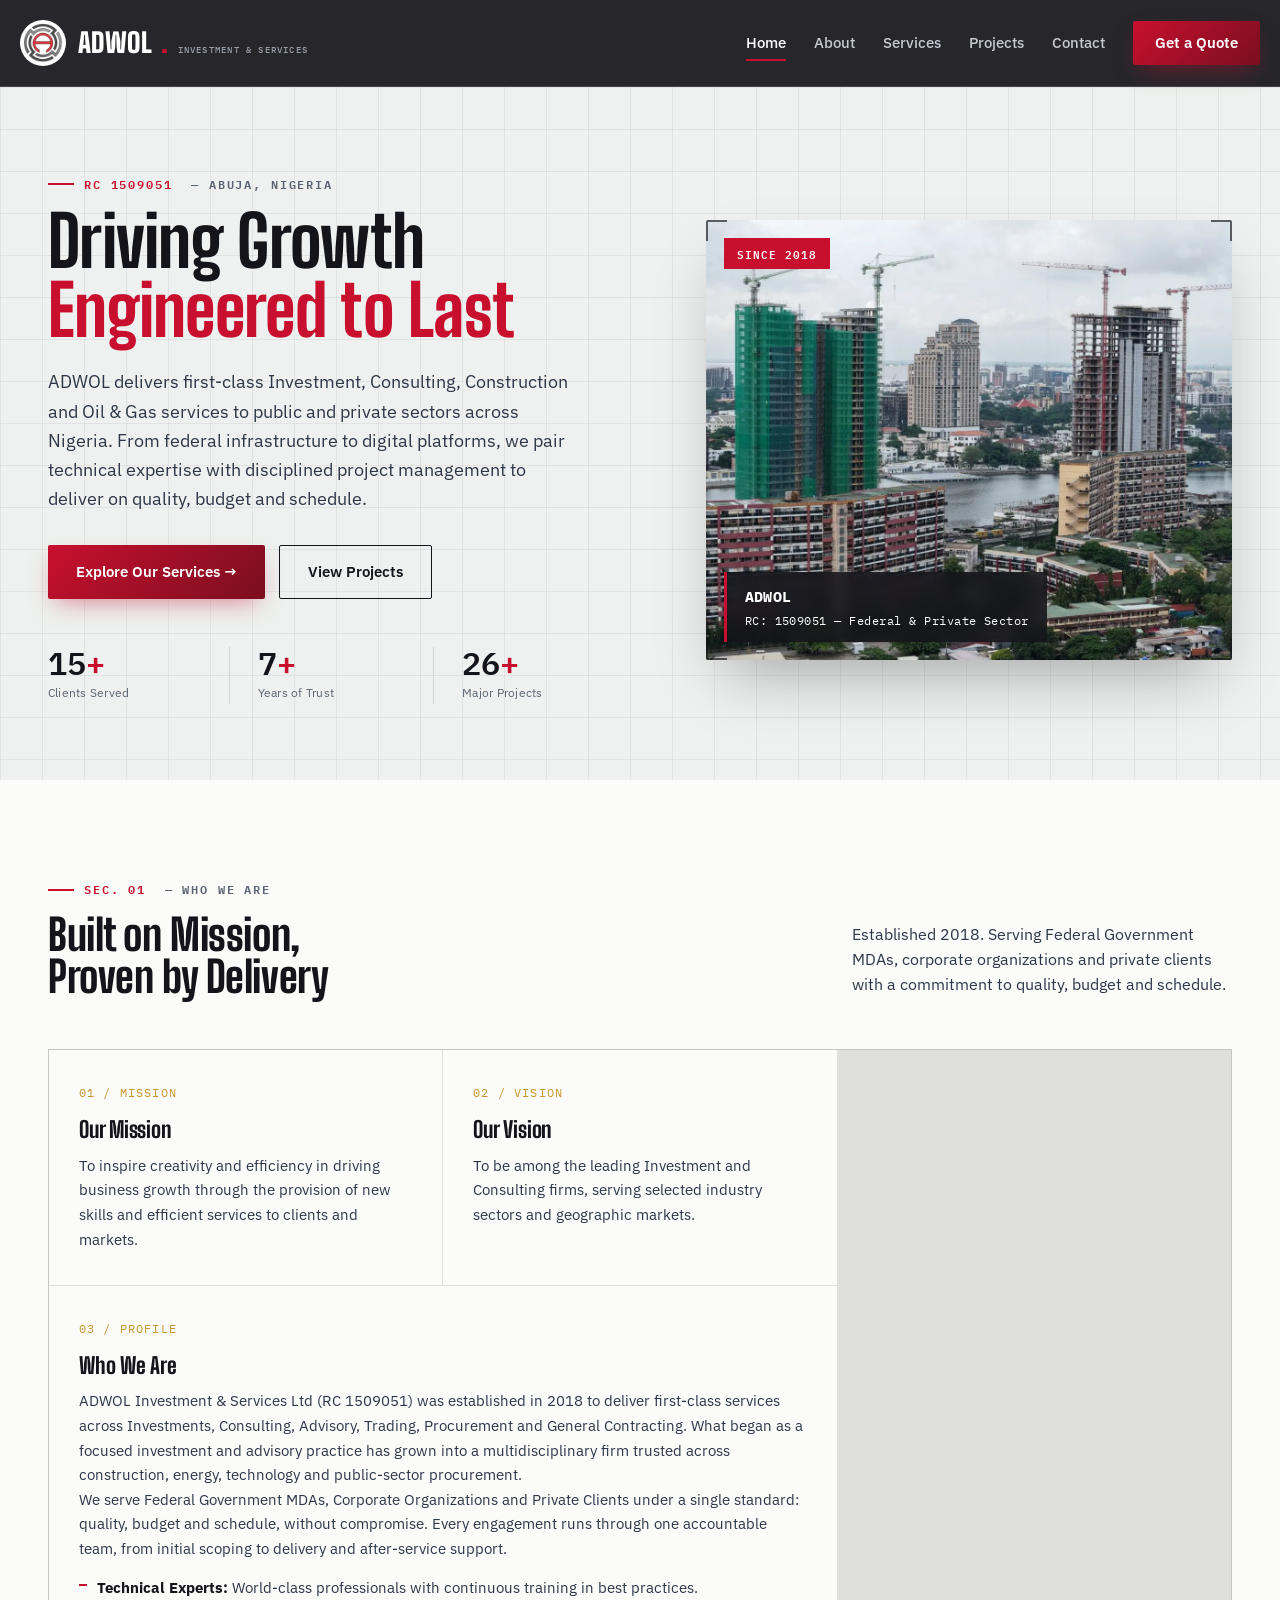
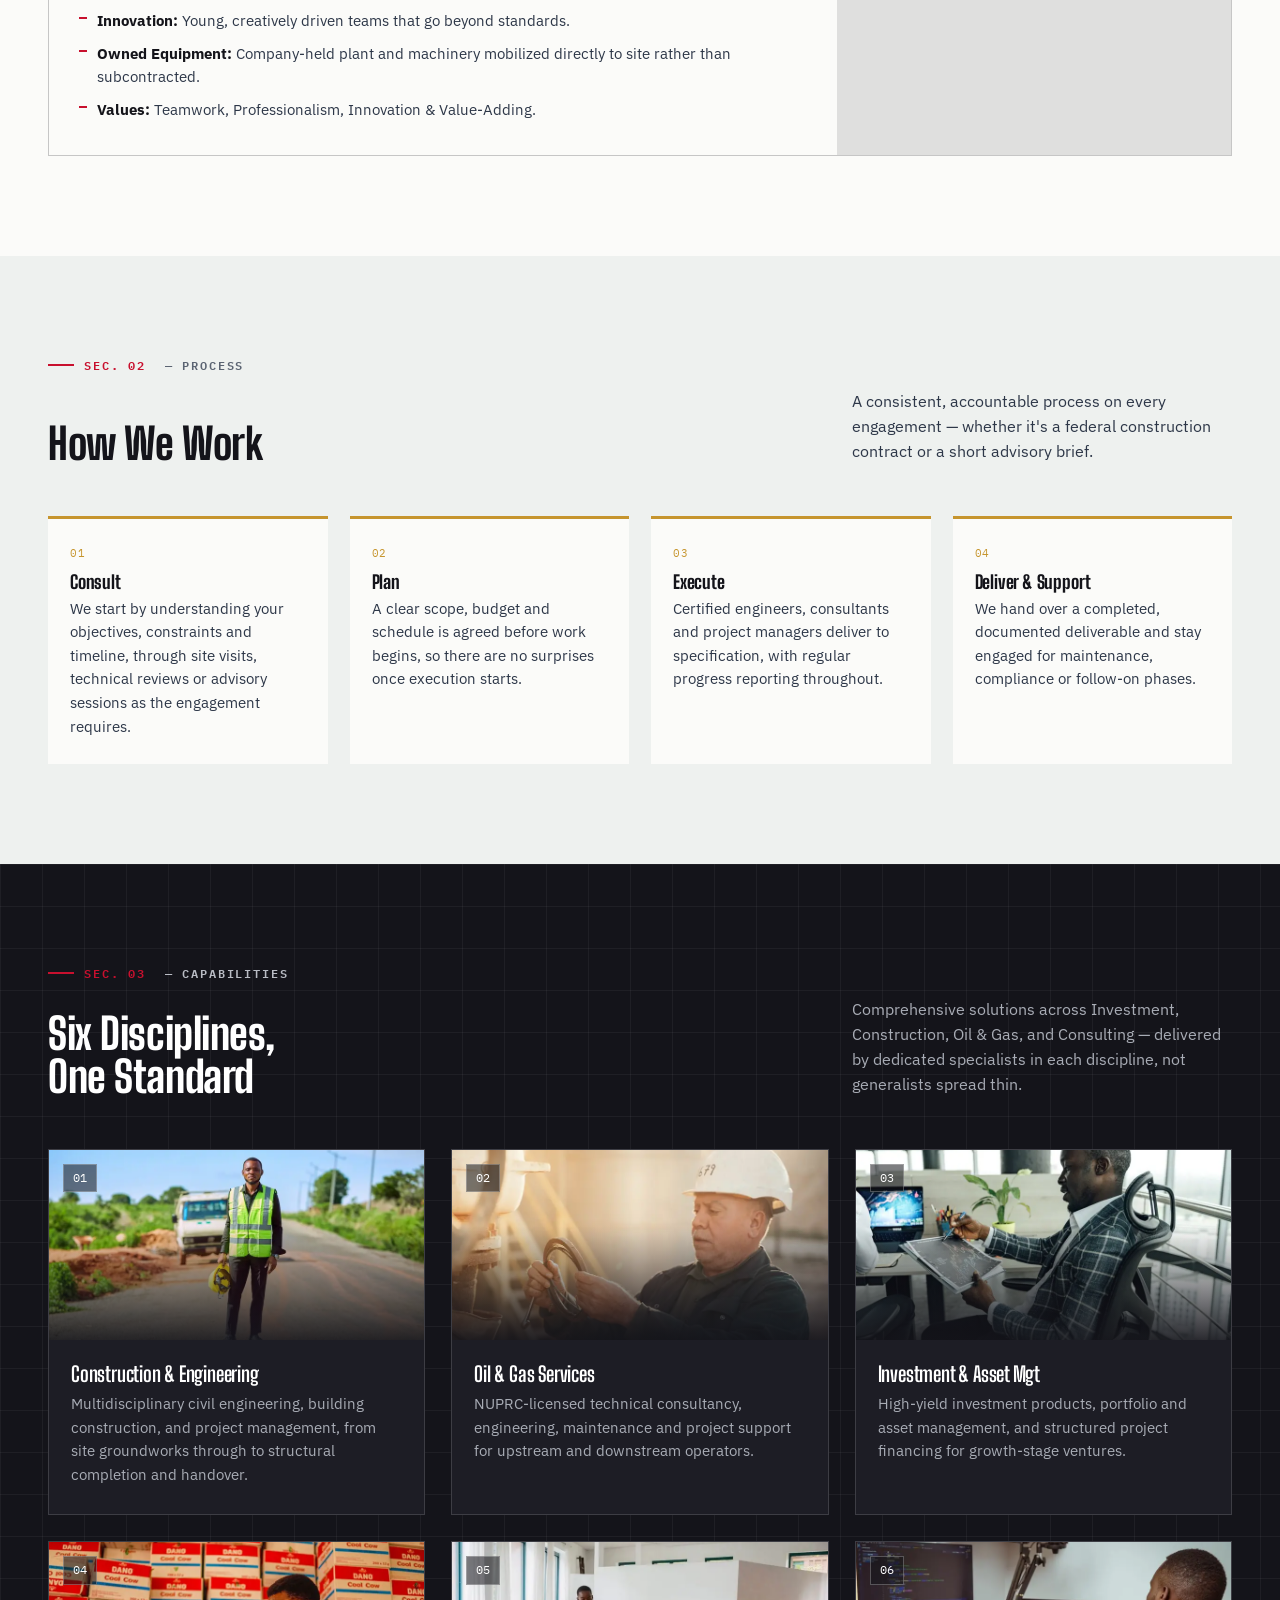
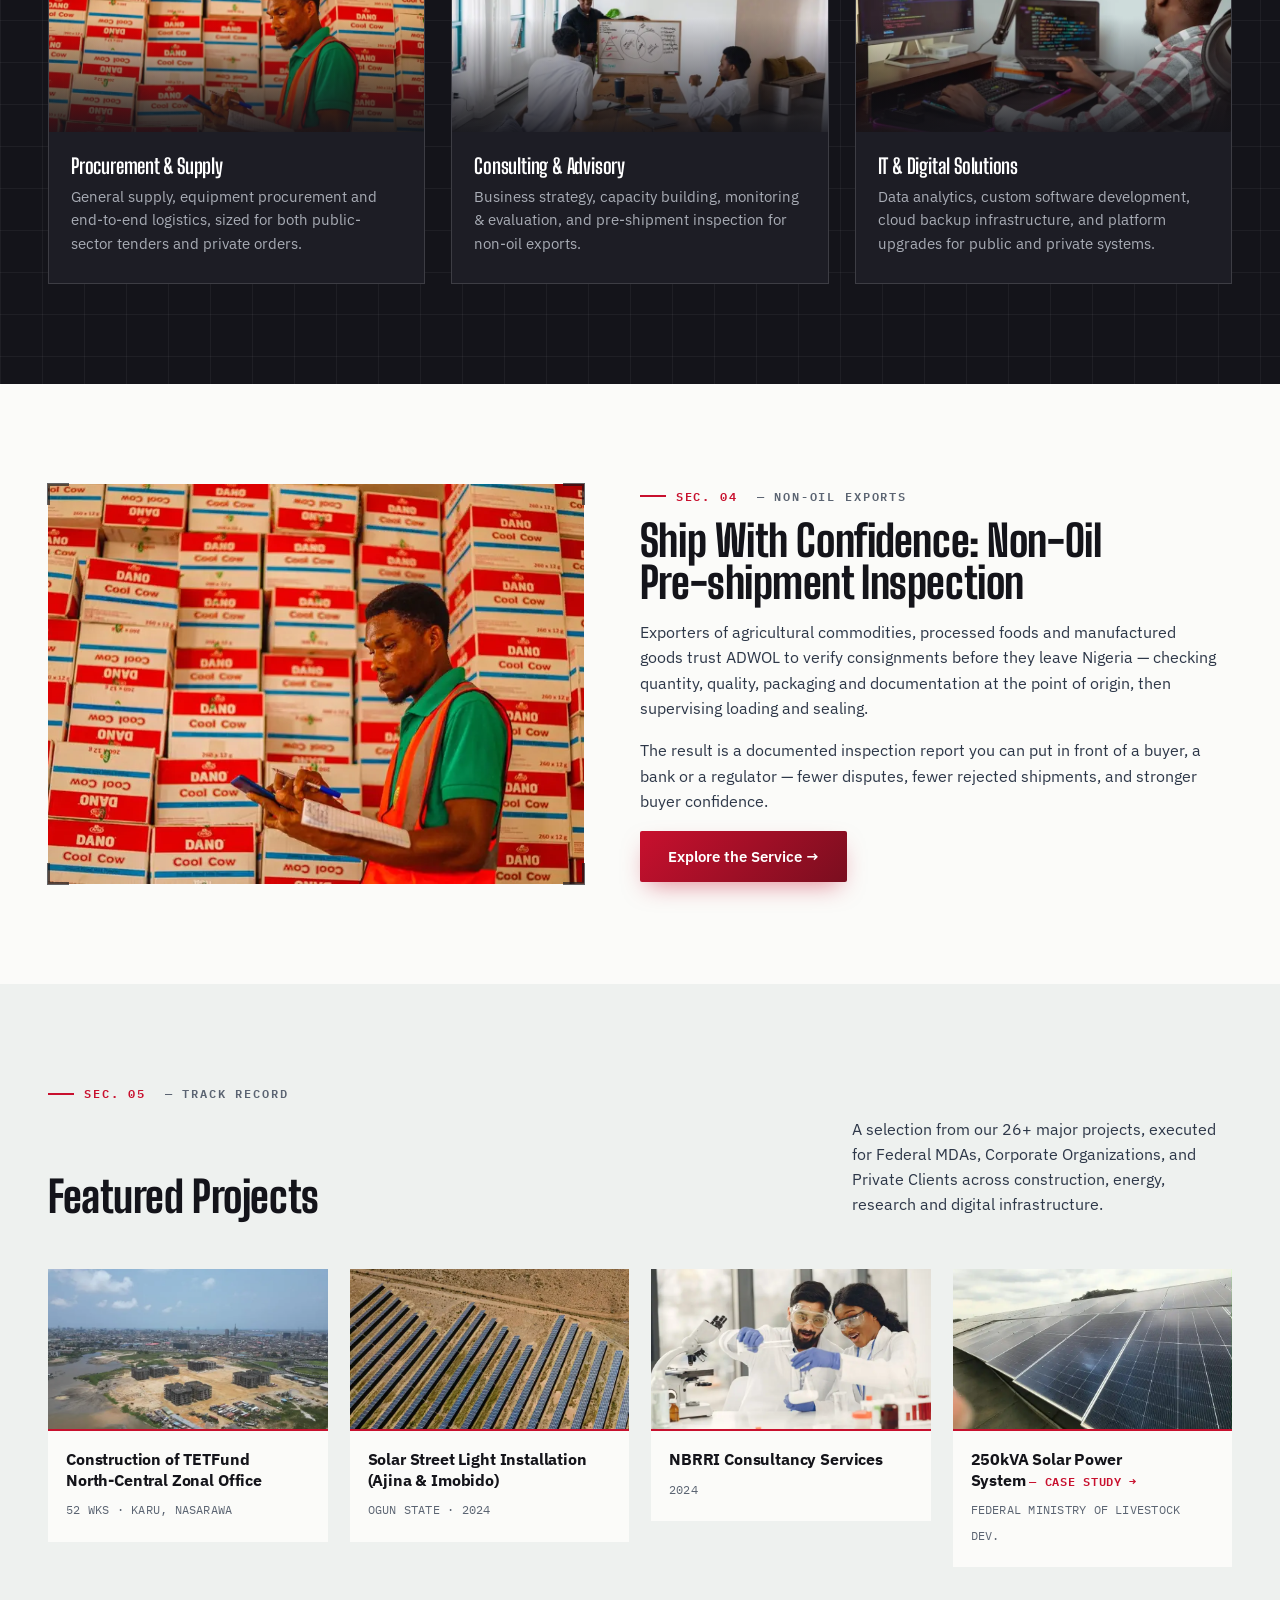
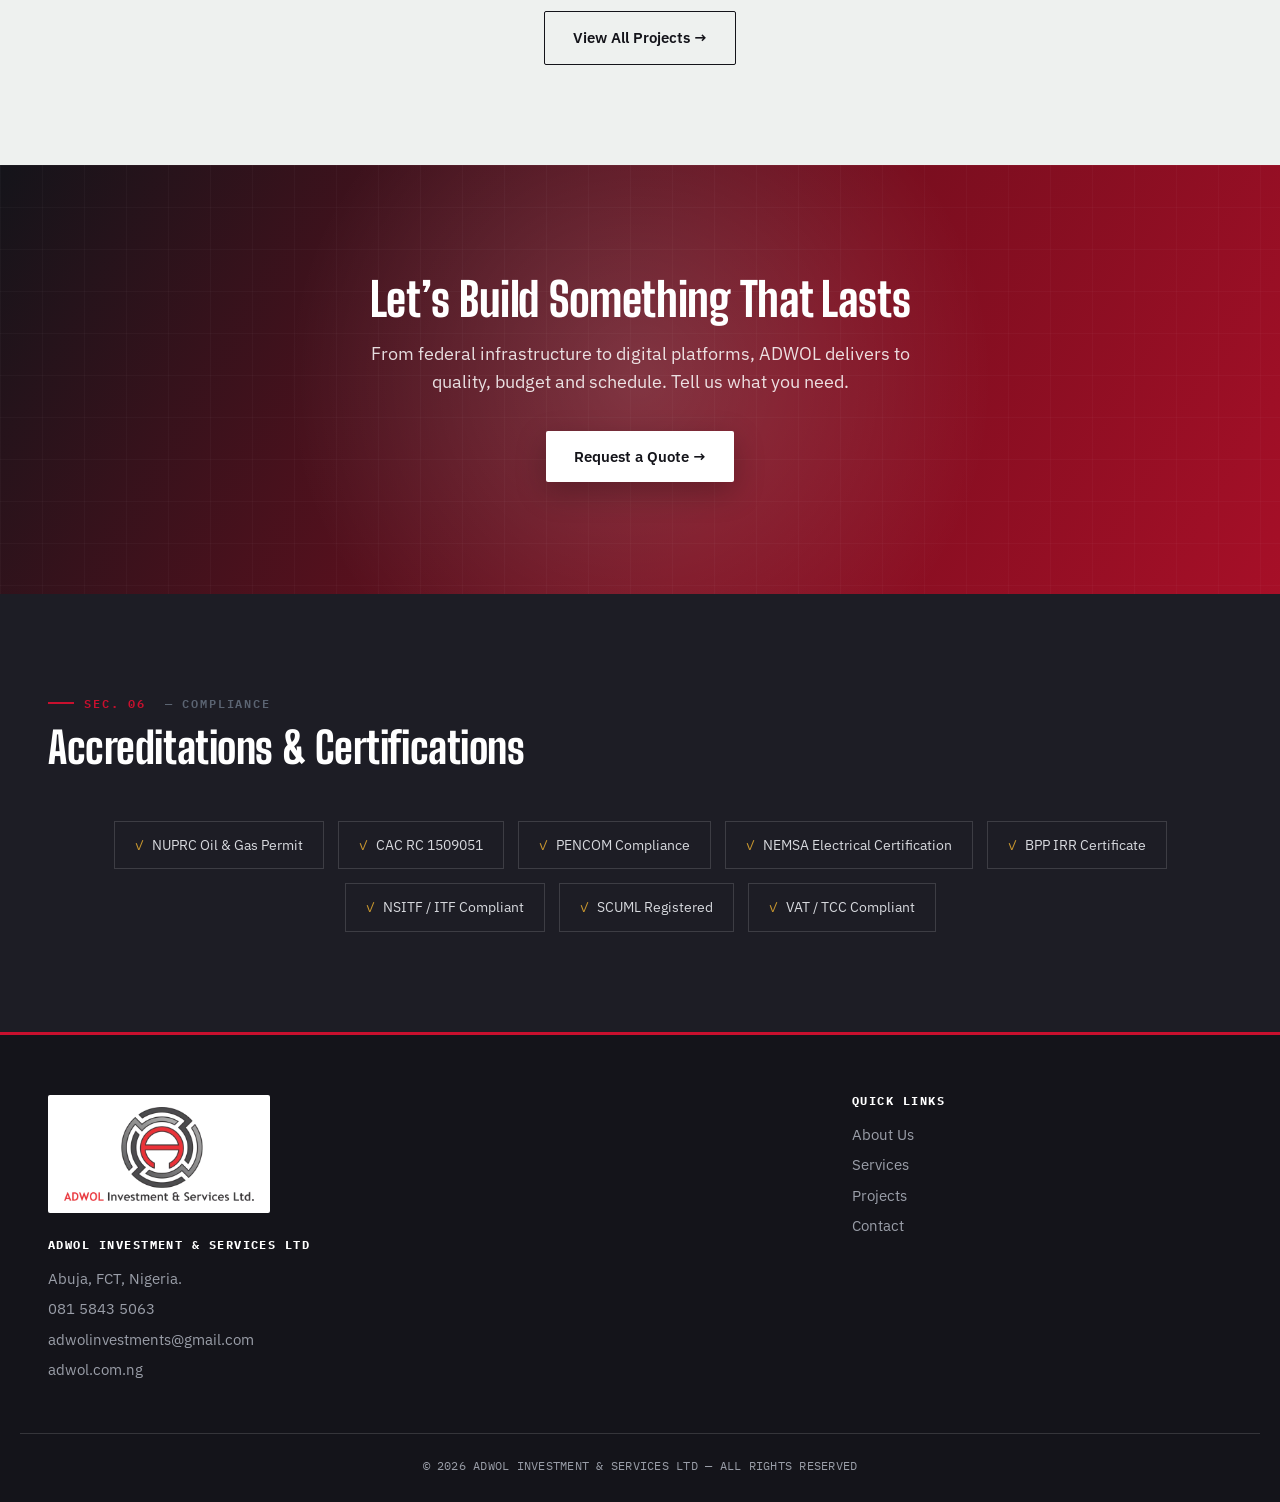
<file: index.html>
<!DOCTYPE html>
<html lang="en">
<head>
<meta charset="UTF-8">
<meta name="viewport" content="width=device-width, initial-scale=1.0">
<title>ADWOL Investment &amp; Services Ltd | Investment, Construction &amp; Oil/Gas — Nigeria</title>
<meta name="description" content="ADWOL Investment & Services Ltd delivers first-class Investment, Consulting, Construction and Oil & Gas services to public and private sectors across Nigeria. NUPRC licensed, CAC RC 1509051.">
<link rel="canonical" href="https://adwol.com.ng/">

<link rel="icon" href="favicon.ico" sizes="48x48">
<link rel="icon" href="favicon-32x32.png" sizes="32x32" type="image/png">
<link rel="icon" href="favicon-16x16.png" sizes="16x16" type="image/png">
<link rel="apple-touch-icon" href="apple-touch-icon.png">
<link rel="manifest" href="site.webmanifest">
<meta name="theme-color" content="#14141a">

<meta property="og:type" content="website">
<meta property="og:site_name" content="ADWOL Investment & Services Ltd">
<meta property="og:title" content="ADWOL Investment & Services Ltd | Driving Growth, Engineered to Last">
<meta property="og:description" content="First-class Investment, Consulting, Construction and Oil & Gas services to public and private sectors across Nigeria.">
<meta property="og:url" content="https://adwol.com.ng/">
<meta property="og:image" content="https://adwol.com.ng/assets/images/hero-home.jpg">
<meta property="og:image:width" content="1440">
<meta property="og:image:height" content="1080">
<meta name="twitter:card" content="summary_large_image">
<meta name="twitter:title" content="ADWOL Investment & Services Ltd">
<meta name="twitter:description" content="First-class Investment, Consulting, Construction and Oil & Gas services across Nigeria.">
<meta name="twitter:image" content="https://adwol.com.ng/assets/images/hero-home.jpg">

<link rel="preconnect" href="https://fonts.googleapis.com">
<link rel="preconnect" href="https://fonts.gstatic.com" crossorigin>
<link href="https://fonts.googleapis.com/css2?family=Big+Shoulders+Display:wght@600;700;800;900&family=IBM+Plex+Sans:wght@400;500;600;700&family=IBM+Plex+Mono:wght@500;600&display=swap" rel="stylesheet">
<link rel="stylesheet" href="assets/css/style.css?v=2">

<script type="application/ld+json">
{
  "@context": "https://schema.org",
  "@type": "Organization",
  "name": "ADWOL Investment & Services Ltd",
  "alternateName": "ADWOL",
  "url": "https://adwol.com.ng/",
  "logo": "https://adwol.com.ng/assets/images/icon-512.png",
  "description": "First-class Investment, Consulting, Construction and Oil & Gas services to public and private sectors across Nigeria.",
  "foundingDate": "2018",
  "address": {
    "@type": "PostalAddress",
    "addressLocality": "Abuja",
    "addressRegion": "FCT",
    "addressCountry": "NG"
  },
  "telephone": "+234-815-843-5063",
  "email": "adwolinvestments@gmail.com"
}
</script>
</head>
<body>

<a class="skip-link screen-reader-text" href="#main">Skip to content</a>

<header class="site-header">
    <div class="container bar">
        <div class="logo">
            <a href="index.html" rel="home">
                <picture><source srcset="assets/images/logo-emblem.webp" type="image/webp"><img class="logo-mark" src="assets/images/logo-emblem.png" width="46" height="46" alt=""></picture>
                <span class="logo-text">ADWOL<span class="dot">.</span><small>Investment &amp; Services</small></span>
            </a>
        </div>
        <button class="menu-toggle" aria-controls="primary-menu" aria-expanded="false">
            <span class="screen-reader-text">Menu</span>&#9776;
        </button>
        <nav class="main-nav" id="primary-menu" aria-label="Primary">
            <ul class="nav-links">
                <li><a href="index.html" aria-current="page">Home</a></li>
                <li><a href="about.html">About</a></li>
                <li><a href="services.html">Services</a></li>
                <li><a href="projects.html">Projects</a></li>
                <li><a href="contact.html">Contact</a></li>
            </ul>
            <a class="btn btn-primary nav-cta" href="contact.html">Get a Quote</a>
        </nav>
    </div>
</header>

<main id="main">

<!-- ==================== HERO ==================== -->
<section class="hero">
    <div class="blueprint"></div>
    <div class="container hero-grid">
        <div>
            <div class="eyebrow"><span class="tag">RC 1509051</span>&nbsp;— ABUJA, NIGERIA</div>
            <h1>Driving Growth<span class="line2">Engineered to Last</span></h1>
            <p class="lead">ADWOL delivers first-class Investment, Consulting, Construction and Oil &amp; Gas services to public and private sectors across Nigeria. From federal infrastructure to digital platforms, we pair technical expertise with disciplined project management to deliver on quality, budget and schedule.</p>
            <div class="cta-row">
                <a href="services.html" class="btn btn-primary">Explore Our Services →</a>
                <a href="projects.html" class="btn btn-outline-dark">View Projects</a>
            </div>
            <div class="stat-rail">
                <div class="stat"><span class="number" data-count="15">0<span class="suffix">+</span></span><span class="label">Clients Served</span></div>
                <div class="stat"><span class="number" data-count="7">0<span class="suffix">+</span></span><span class="label">Years of Trust</span></div>
                <div class="stat"><span class="number" data-count="26">0<span class="suffix">+</span></span><span class="label">Major Projects</span></div>
            </div>
        </div>
        <div class="hero-media">
            <div class="frame">
                <span class="corner c-tl"></span><span class="corner c-tr"></span><span class="corner c-bl"></span><span class="corner c-br"></span>
                <picture>
                    <source srcset="assets/images/hero-home.webp" type="image/webp">
                    <img src="assets/images/hero-home.jpg" width="1280" height="960" alt="ADWOL construction and infrastructure works in Nigeria" loading="eager" fetchpriority="high">
                </picture>
                <span class="tag-badge">Since 2018</span>
                <div class="plate"><strong>ADWOL</strong>RC: 1509051 — Federal &amp; Private Sector</div>
            </div>
        </div>
    </div>
</section>

<!-- ==================== ABOUT / MISSION ==================== -->
<section class="about reveal">
    <div class="container">
        <div class="eyebrow"><span class="tag">SEC. 01</span>&nbsp;— WHO WE ARE</div>
        <div class="section-head">
            <h2>Built on Mission,<br>Proven by Delivery</h2>
            <p class="desc">Established 2018. Serving Federal Government MDAs, corporate organizations and private clients with a commitment to quality, budget and schedule.</p>
        </div>
        <div class="dossier-grid">
            <div class="dossier-card"><span class="idx">01 / MISSION</span><h3>Our Mission</h3><p>To inspire creativity and efficiency in driving business growth through the provision of new skills and efficient services to clients and markets.</p></div>
            <div class="dossier-card"><span class="idx">02 / VISION</span><h3>Our Vision</h3><p>To be among the leading Investment and Consulting firms, serving selected industry sectors and geographic markets.</p></div>
            <div class="dossier-card wide">
                <span class="idx">03 / PROFILE</span><h3>Who We Are</h3>
                <p>ADWOL Investment &amp; Services Ltd (RC 1509051) was established in 2018 to deliver first-class services across Investments, Consulting, Advisory, Trading, Procurement and General Contracting. What began as a focused investment and advisory practice has grown into a multidisciplinary firm trusted across construction, energy, technology and public-sector procurement.</p>
                <p>We serve Federal Government MDAs, Corporate Organizations and Private Clients under a single standard: quality, budget and schedule, without compromise. Every engagement runs through one accountable team, from initial scoping to delivery and after-service support.</p>
                <ul>
                    <li><strong>Technical Experts:</strong> World-class professionals with continuous training in best practices.</li>
                    <li><strong>Innovation:</strong> Young, creatively driven teams that go beyond standards.</li>
                    <li><strong>Owned Equipment:</strong> Company-held plant and machinery mobilized directly to site rather than subcontracted.</li>
                    <li><strong>Values:</strong> Teamwork, Professionalism, Innovation &amp; Value-Adding.</li>
                </ul>
            </div>
        </div>
    </div>
</section>

<!-- ==================== HOW WE WORK ==================== -->
<section class="how-we-work reveal">
    <div class="container">
        <div class="eyebrow"><span class="tag">SEC. 02</span>&nbsp;— PROCESS</div>
        <div class="section-head">
            <h2>How We Work</h2>
            <p class="desc">A consistent, accountable process on every engagement — whether it's a federal construction contract or a short advisory brief.</p>
        </div>
        <div class="values-grid">
            <div class="value-card"><span class="idx">01</span><h4>Consult</h4><p>We start by understanding your objectives, constraints and timeline, through site visits, technical reviews or advisory sessions as the engagement requires.</p></div>
            <div class="value-card"><span class="idx">02</span><h4>Plan</h4><p>A clear scope, budget and schedule is agreed before work begins, so there are no surprises once execution starts.</p></div>
            <div class="value-card"><span class="idx">03</span><h4>Execute</h4><p>Certified engineers, consultants and project managers deliver to specification, with regular progress reporting throughout.</p></div>
            <div class="value-card"><span class="idx">04</span><h4>Deliver &amp; Support</h4><p>We hand over a completed, documented deliverable and stay engaged for maintenance, compliance or follow-on phases.</p></div>
        </div>
    </div>
</section>

<!-- ==================== SERVICES ==================== -->
<section class="services reveal">
    <div class="blueprint dark" style="opacity:0.35;"></div>
    <div class="container">
        <div class="eyebrow on-dark"><span class="tag">SEC. 03</span>&nbsp;— CAPABILITIES</div>
        <div class="section-head on-dark">
            <h2>Six Disciplines,<br>One Standard</h2>
            <p class="desc">Comprehensive solutions across Investment, Construction, Oil &amp; Gas, and Consulting — delivered by dedicated specialists in each discipline, not generalists spread thin.</p>
        </div>
        <div class="svc-grid">
            <div class="svc-card"><div class="media"><picture><source srcset="assets/images/svc-construction-card.webp" type="image/webp"><img src="assets/images/svc-construction-card.jpg" width="800" height="571" alt="Construction & Engineering" loading="lazy"></picture><span class="idx">01</span></div><div class="body"><h4>Construction &amp; Engineering</h4><p>Multidisciplinary civil engineering, building construction, and project management, from site groundworks through to structural completion and handover.</p></div></div>
            <div class="svc-card"><div class="media"><picture><source srcset="assets/images/svc-oilgas-card.webp" type="image/webp"><img src="assets/images/svc-oilgas-card.jpg" width="800" height="533" alt="Oil & Gas Services" loading="lazy"></picture><span class="idx">02</span></div><div class="body"><h4>Oil &amp; Gas Services</h4><p>NUPRC-licensed technical consultancy, engineering, maintenance and project support for upstream and downstream operators.</p></div></div>
            <div class="svc-card"><div class="media"><picture><source srcset="assets/images/svc-investment-card.webp" type="image/webp"><img src="assets/images/svc-investment-card.jpg" width="800" height="534" alt="Investment & Asset Management" loading="lazy"></picture><span class="idx">03</span></div><div class="body"><h4>Investment &amp; Asset Mgt</h4><p>High-yield investment products, portfolio and asset management, and structured project financing for growth-stage ventures.</p></div></div>
            <div class="svc-card"><div class="media"><picture><source srcset="assets/images/svc-procurement-card.webp" type="image/webp"><img src="assets/images/svc-procurement-card.jpg" width="800" height="534" alt="Procurement & Supply" loading="lazy"></picture><span class="idx">04</span></div><div class="body"><h4>Procurement &amp; Supply</h4><p>General supply, equipment procurement and end-to-end logistics, sized for both public-sector tenders and private orders.</p></div></div>
            <div class="svc-card"><div class="media"><picture><source srcset="assets/images/svc-consulting-card.webp" type="image/webp"><img src="assets/images/svc-consulting-card.jpg" width="800" height="534" alt="Consulting & Advisory" loading="lazy"></picture><span class="idx">05</span></div><div class="body"><h4>Consulting &amp; Advisory</h4><p>Business strategy, capacity building, monitoring &amp; evaluation, and pre-shipment inspection for non-oil exports.</p></div></div>
            <div class="svc-card"><div class="media"><picture><source srcset="assets/images/svc-it-card.webp" type="image/webp"><img src="assets/images/svc-it-card.jpg" width="800" height="534" alt="IT & Digital Solutions" loading="lazy"></picture><span class="idx">06</span></div><div class="body"><h4>IT &amp; Digital Solutions</h4><p>Data analytics, custom software development, cloud backup infrastructure, and platform upgrades for public and private systems.</p></div></div>
        </div>
    </div>
</section>

<!-- ==================== SPOTLIGHT: NON-OIL PRE-SHIPMENT INSPECTION ==================== -->
<section class="spotlight reveal">
    <div class="container">
        <div class="spotlight-grid">
            <div class="spotlight-media frame">
                <span class="corner c-tl"></span><span class="corner c-tr"></span><span class="corner c-bl"></span><span class="corner c-br"></span>
                <picture><source srcset="assets/images/svc-procurement-card.webp" type="image/webp"><img src="assets/images/svc-procurement-card.jpg" width="800" height="534" alt="Inspector verifying stock in a warehouse ahead of export" loading="lazy"></picture>
            </div>
            <div class="spotlight-copy">
                <div class="eyebrow"><span class="tag">SEC. 04</span>&nbsp;— NON-OIL EXPORTS</div>
                <h2>Ship With Confidence: Non&#8209;Oil Pre-shipment Inspection</h2>
                <p>Exporters of agricultural commodities, processed foods and manufactured goods trust ADWOL to verify consignments before they leave Nigeria — checking quantity, quality, packaging and documentation at the point of origin, then supervising loading and sealing.</p>
                <p>The result is a documented inspection report you can put in front of a buyer, a bank or a regulator — fewer disputes, fewer rejected shipments, and stronger buyer confidence.</p>
                <a href="services.html#preshipment" class="btn btn-primary">Explore the Service →</a>
            </div>
        </div>
    </div>
</section>

<!-- ==================== PROJECTS ==================== -->
<section class="projects reveal">
    <div class="container">
        <div class="eyebrow"><span class="tag">SEC. 05</span>&nbsp;— TRACK RECORD</div>
        <div class="section-head">
            <h2>Featured Projects</h2>
            <p class="desc">A selection from our 26+ major projects, executed for Federal MDAs, Corporate Organizations, and Private Clients across construction, energy, research and digital infrastructure.</p>
        </div>
        <div class="proj-grid">
            <div class="proj-card frame hover-only">
                <span class="corner c-tl"></span><span class="corner c-tr"></span><span class="corner c-bl"></span><span class="corner c-br"></span>
                <div class="media"><picture><source srcset="assets/images/proj-tetfund-card.webp" type="image/webp"><img src="assets/images/proj-tetfund-card.jpg" width="800" height="450" alt="Construction of TETFund North-Central Zonal Office" loading="lazy"></picture></div>
                <div class="body"><h4>Construction of TETFund North-Central Zonal Office</h4><span class="meta">52 WKS · KARU, NASARAWA</span></div>
            </div>
            <div class="proj-card frame hover-only">
                <span class="corner c-tl"></span><span class="corner c-tr"></span><span class="corner c-bl"></span><span class="corner c-br"></span>
                <div class="media"><picture><source srcset="assets/images/proj-solar-card.webp" type="image/webp"><img src="assets/images/proj-solar-card.jpg" width="800" height="719" alt="Solar Street Light Installation" loading="lazy"></picture></div>
                <div class="body"><h4>Solar Street Light Installation (Ajina &amp; Imobido)</h4><span class="meta">OGUN STATE · 2024</span></div>
            </div>
            <div class="proj-card frame hover-only">
                <span class="corner c-tl"></span><span class="corner c-tr"></span><span class="corner c-bl"></span><span class="corner c-br"></span>
                <div class="media"><picture><source srcset="assets/images/proj-research-card.webp" type="image/webp"><img src="assets/images/proj-research-card.jpg" width="800" height="533" alt="NBRRI Consultancy Services" loading="lazy"></picture></div>
                <div class="body"><h4>NBRRI Consultancy Services</h4><span class="meta">2024</span></div>
            </div>
            <a class="proj-card frame hover-only" href="solar-250kva-case-study.html">
                <span class="corner c-tl"></span><span class="corner c-tr"></span><span class="corner c-bl"></span><span class="corner c-br"></span>
                <div class="media"><picture><source srcset="assets/images/proj-solar250-card.webp" type="image/webp"><img src="assets/images/proj-solar250-card.jpg" width="800" height="600" alt="250kVA Solar Power System" loading="lazy"></picture></div>
                <div class="body"><h4>250kVA Solar Power System <span class="case-link" style="display:inline;margin:0;">— Case Study →</span></h4><span class="meta">FEDERAL MINISTRY OF LIVESTOCK DEV.</span></div>
            </a>
        </div>
        <div class="proj-foot"><a href="projects.html" class="btn btn-outline-dark">View All Projects →</a></div>
    </div>
</section>

<!-- ==================== CTA BAND ==================== -->
<section class="cta-band reveal">
    <div class="glow"></div>
    <div class="blueprint dark" style="opacity:0.2;"></div>
    <div class="container">
        <h2>Let&rsquo;s Build Something That Lasts</h2>
        <p>From federal infrastructure to digital platforms, ADWOL delivers to quality, budget and schedule. Tell us what you need.</p>
        <a href="contact.html" class="btn btn-primary" style="background:#fff;color:var(--ink);box-shadow:0 10px 30px rgba(0,0,0,0.25);">Request a Quote →</a>
    </div>
</section>

<!-- ==================== CERTIFICATIONS ==================== -->
<section class="certs reveal">
    <div class="container">
        <div class="eyebrow"><span class="tag">SEC. 06</span>&nbsp;— COMPLIANCE</div>
        <div class="section-head"><h2>Accreditations &amp; Certifications</h2></div>
        <div class="cert-grid">
            <div class="cert-chip"><span class="check">✓</span> NUPRC Oil &amp; Gas Permit</div>
            <div class="cert-chip"><span class="check">✓</span> CAC RC 1509051</div>
            <div class="cert-chip"><span class="check">✓</span> PENCOM Compliance</div>
            <div class="cert-chip"><span class="check">✓</span> NEMSA Electrical Certification</div>
            <div class="cert-chip"><span class="check">✓</span> BPP IRR Certificate</div>
            <div class="cert-chip"><span class="check">✓</span> NSITF / ITF Compliant</div>
            <div class="cert-chip"><span class="check">✓</span> SCUML Registered</div>
            <div class="cert-chip"><span class="check">✓</span> VAT / TCC Compliant</div>
        </div>
    </div>
</section>

</main>

<footer class="site-footer">
    <div class="container foot-grid">
        <div>
            <a href="index.html" class="footer-logo" aria-label="ADWOL Investment &amp; Services Ltd — home"><picture><source srcset="assets/images/logo-full.webp" type="image/webp"><img src="assets/images/logo-full.png" width="220" height="109" alt="ADWOL Investment &amp; Services Ltd" loading="lazy"></picture></a>
            <h4>ADWOL Investment &amp; Services Ltd</h4>
            <p>Abuja, FCT, Nigeria.</p>
            <a href="tel:08158435063">081 5843 5063</a>
            <a href="mailto:adwolinvestments@gmail.com">adwolinvestments@gmail.com</a>
            <p>adwol.com.ng</p>
        </div>
        <div>
            <h4>Quick Links</h4>
            <a href="about.html">About Us</a>
            <a href="services.html">Services</a>
            <a href="projects.html">Projects</a>
            <a href="contact.html">Contact</a>
        </div>
    </div>
    <div class="container copyright">© 2026 ADWOL INVESTMENT &amp; SERVICES LTD — ALL RIGHTS RESERVED</div>
</footer>

<script src="assets/js/main.js?v=2" defer></script>
<script data-goatcounter="https://adwol.goatcounter.com/count" async src="//gc.zgo.at/count.js"></script>
</body>
</html>
</file>
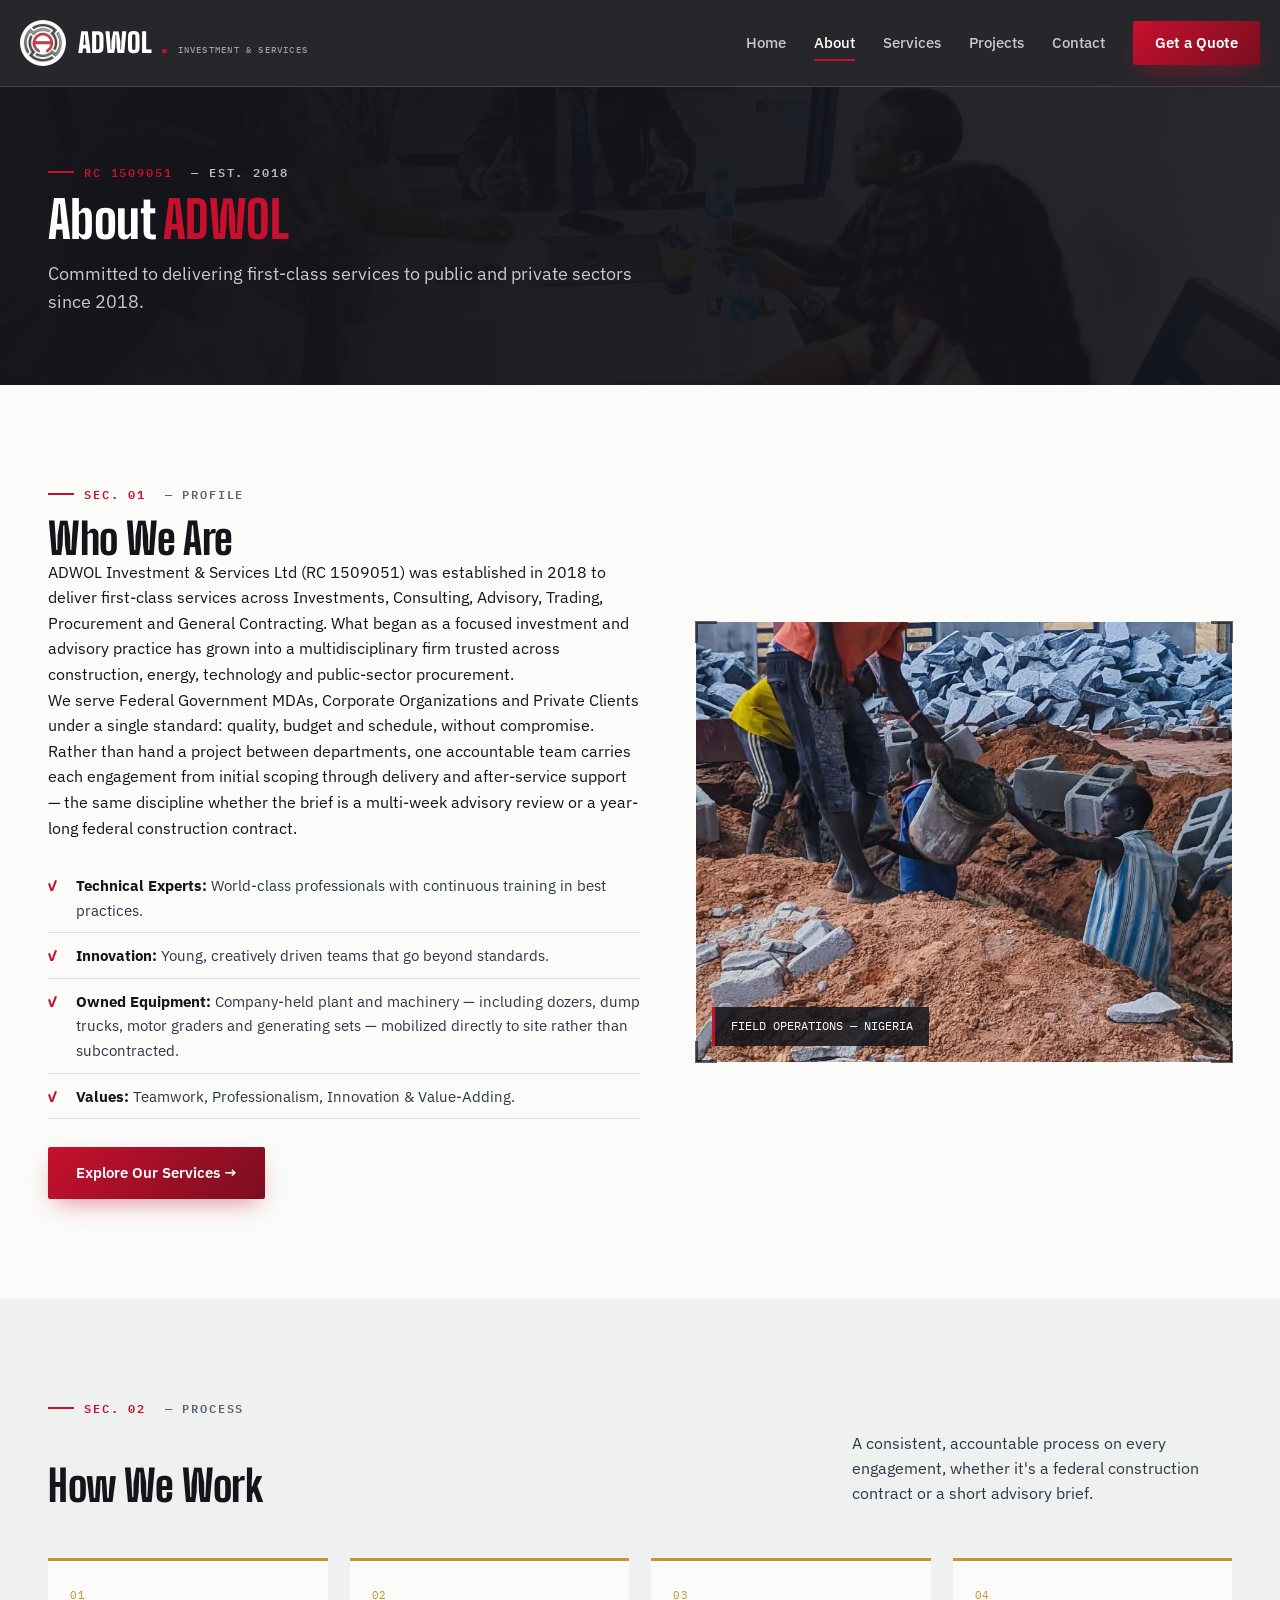
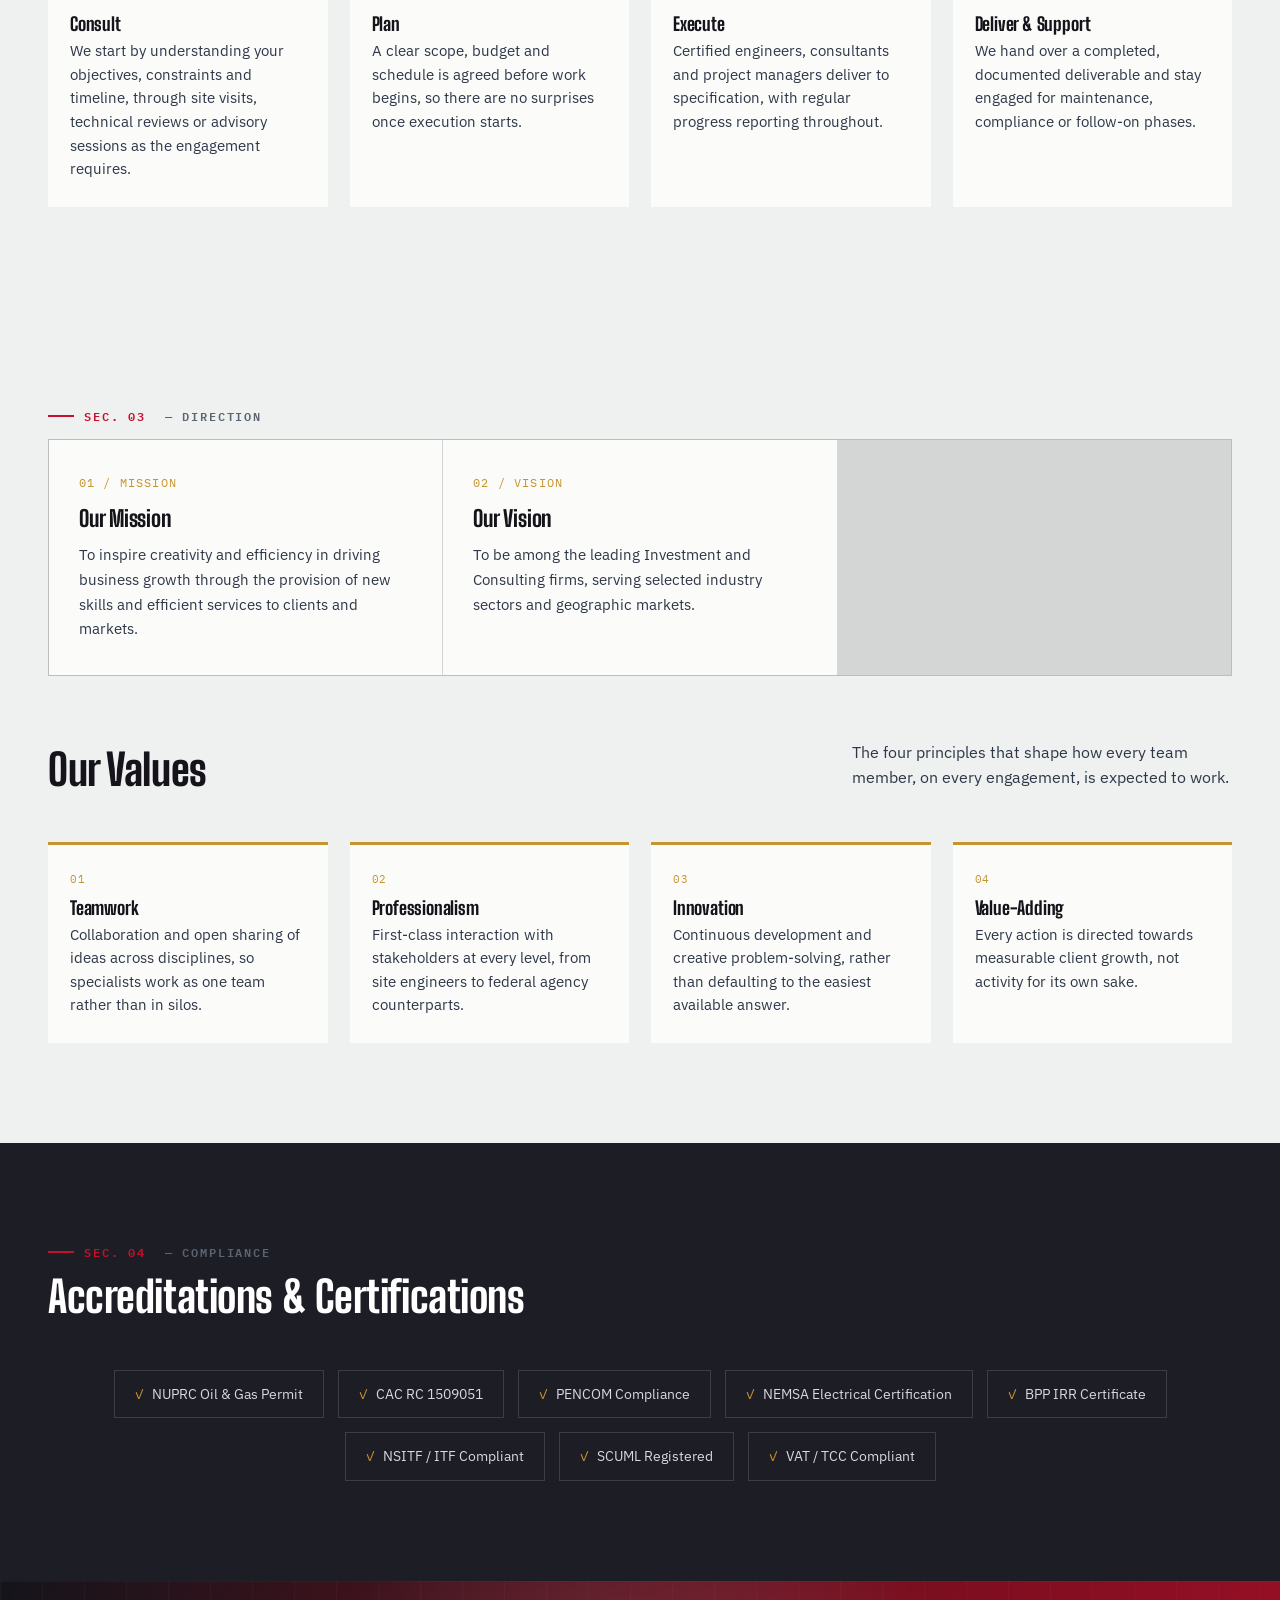
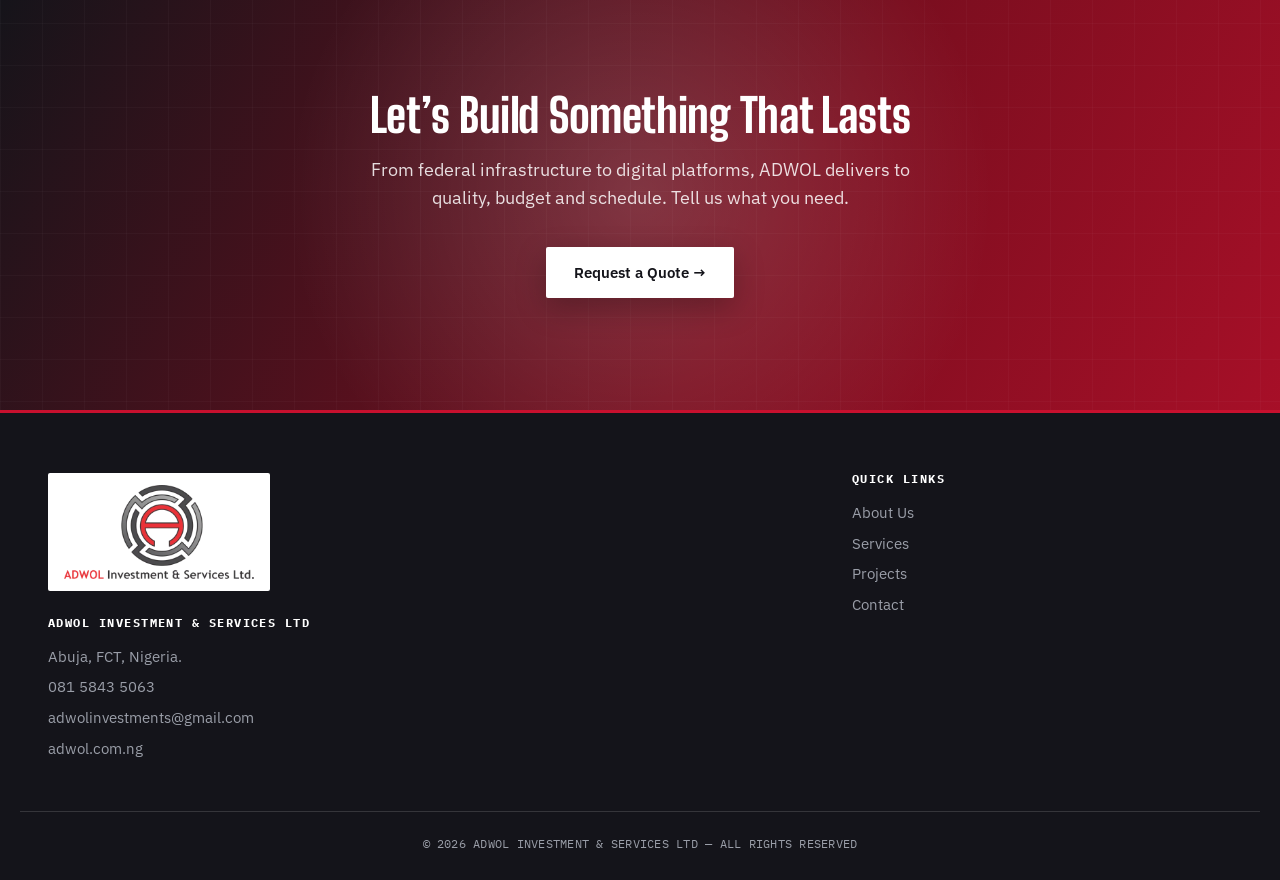
<file: about.html>
<!DOCTYPE html>
<html lang="en">
<head>
<meta charset="UTF-8">
<meta name="viewport" content="width=device-width, initial-scale=1.0">
<title>About Us | ADWOL Investment &amp; Services Ltd</title>
<meta name="description" content="Established in 2018, ADWOL Investment & Services Ltd (RC 1509051) delivers Investment, Consulting, Construction and Oil & Gas services to Federal MDAs, corporate and private clients across Nigeria.">
<link rel="canonical" href="https://adwol.com.ng/about.html">

<link rel="icon" href="favicon.ico" sizes="48x48">
<link rel="icon" href="favicon-32x32.png" sizes="32x32" type="image/png">
<link rel="icon" href="favicon-16x16.png" sizes="16x16" type="image/png">
<link rel="apple-touch-icon" href="apple-touch-icon.png">
<link rel="manifest" href="site.webmanifest">
<meta name="theme-color" content="#14141a">

<meta property="og:type" content="website">
<meta property="og:site_name" content="ADWOL Investment & Services Ltd">
<meta property="og:title" content="About ADWOL Investment & Services Ltd">
<meta property="og:description" content="Committed to delivering first-class services to public and private sectors since 2018.">
<meta property="og:url" content="https://adwol.com.ng/about.html">
<meta property="og:image" content="https://adwol.com.ng/assets/images/hero-about.jpg">
<meta name="twitter:card" content="summary_large_image">
<meta name="twitter:title" content="About ADWOL Investment & Services Ltd">
<meta name="twitter:image" content="https://adwol.com.ng/assets/images/hero-about.jpg">

<link rel="preconnect" href="https://fonts.googleapis.com">
<link rel="preconnect" href="https://fonts.gstatic.com" crossorigin>
<link href="https://fonts.googleapis.com/css2?family=Big+Shoulders+Display:wght@600;700;800;900&family=IBM+Plex+Sans:wght@400;500;600;700&family=IBM+Plex+Mono:wght@500;600&display=swap" rel="stylesheet">
<link rel="stylesheet" href="assets/css/style.css?v=2">

<script type="application/ld+json">
{
  "@context": "https://schema.org",
  "@type": "BreadcrumbList",
  "itemListElement": [
    { "@type": "ListItem", "position": 1, "name": "Home", "item": "https://adwol.com.ng/" },
    { "@type": "ListItem", "position": 2, "name": "About", "item": "https://adwol.com.ng/about.html" }
  ]
}
</script>
</head>
<body>

<a class="skip-link screen-reader-text" href="#main">Skip to content</a>

<header class="site-header">
    <div class="container bar">
        <div class="logo">
            <a href="index.html" rel="home">
                <picture><source srcset="assets/images/logo-emblem.webp" type="image/webp"><img class="logo-mark" src="assets/images/logo-emblem.png" width="46" height="46" alt=""></picture>
                <span class="logo-text">ADWOL<span class="dot">.</span><small>Investment &amp; Services</small></span>
            </a>
        </div>
        <button class="menu-toggle" aria-controls="primary-menu" aria-expanded="false"><span class="screen-reader-text">Menu</span>&#9776;</button>
        <nav class="main-nav" id="primary-menu" aria-label="Primary">
            <ul class="nav-links">
                <li><a href="index.html">Home</a></li>
                <li><a href="about.html" aria-current="page">About</a></li>
                <li><a href="services.html">Services</a></li>
                <li><a href="projects.html">Projects</a></li>
                <li><a href="contact.html">Contact</a></li>
            </ul>
            <a class="btn btn-primary nav-cta" href="contact.html">Get a Quote</a>
        </nav>
    </div>
</header>

<main id="main">

<section class="page-hero">
    <picture>
        <source srcset="assets/images/hero-about.webp" type="image/webp">
        <img class="page-hero-bg" src="assets/images/hero-about.jpg" alt="" aria-hidden="true" loading="eager">
    </picture>
    <div class="container">
        <div class="eyebrow on-dark"><span class="tag">RC 1509051</span>&nbsp;— EST. 2018</div>
        <h1>About <span>ADWOL</span></h1>
        <p class="lead">Committed to delivering first-class services to public and private sectors since 2018.</p>
    </div>
</section>

<!-- ===== WHO WE ARE (intro) ===== -->
<section class="about-content reveal">
    <div class="container">
        <div class="about-intro">
            <div class="about-intro-text">
                <div class="eyebrow"><span class="tag">SEC. 01</span>&nbsp;— PROFILE</div>
                <h2>Who We Are</h2>
                <p>ADWOL Investment &amp; Services Ltd (RC 1509051) was established in 2018 to deliver first-class services across Investments, Consulting, Advisory, Trading, Procurement and General Contracting. What began as a focused investment and advisory practice has grown into a multidisciplinary firm trusted across construction, energy, technology and public-sector procurement.</p>
                <p>We serve Federal Government MDAs, Corporate Organizations and Private Clients under a single standard: quality, budget and schedule, without compromise. Rather than hand a project between departments, one accountable team carries each engagement from initial scoping through delivery and after-service support — the same discipline whether the brief is a multi-week advisory review or a year-long federal construction contract.</p>

                <ul class="check-list">
                    <li><strong>Technical Experts:</strong> World-class professionals with continuous training in best practices.</li>
                    <li><strong>Innovation:</strong> Young, creatively driven teams that go beyond standards.</li>
                    <li><strong>Owned Equipment:</strong> Company-held plant and machinery — including dozers, dump trucks, motor graders and generating sets — mobilized directly to site rather than subcontracted.</li>
                    <li><strong>Values:</strong> Teamwork, Professionalism, Innovation &amp; Value-Adding.</li>
                </ul>

                <a href="services.html" class="btn btn-primary">Explore Our Services →</a>
            </div>

            <div class="about-intro-media frame">
                <span class="corner c-tl"></span><span class="corner c-tr"></span><span class="corner c-bl"></span><span class="corner c-br"></span>
                <picture>
                    <source srcset="assets/images/hero-projects.webp" type="image/webp">
                    <img src="assets/images/hero-projects.jpg" width="1280" height="720" alt="ADWOL at work" loading="lazy">
                </picture>
                <div class="plate">FIELD OPERATIONS — NIGERIA</div>
            </div>
        </div>
    </div>
</section>

<!-- ===== HOW WE WORK ===== -->
<section class="how-we-work reveal">
    <div class="container">
        <div class="eyebrow"><span class="tag">SEC. 02</span>&nbsp;— PROCESS</div>
        <div class="section-head">
            <h2>How We Work</h2>
            <p class="desc">A consistent, accountable process on every engagement, whether it's a federal construction contract or a short advisory brief.</p>
        </div>
        <div class="values-grid">
            <div class="value-card"><span class="idx">01</span><h4>Consult</h4><p>We start by understanding your objectives, constraints and timeline, through site visits, technical reviews or advisory sessions as the engagement requires.</p></div>
            <div class="value-card"><span class="idx">02</span><h4>Plan</h4><p>A clear scope, budget and schedule is agreed before work begins, so there are no surprises once execution starts.</p></div>
            <div class="value-card"><span class="idx">03</span><h4>Execute</h4><p>Certified engineers, consultants and project managers deliver to specification, with regular progress reporting throughout.</p></div>
            <div class="value-card"><span class="idx">04</span><h4>Deliver &amp; Support</h4><p>We hand over a completed, documented deliverable and stay engaged for maintenance, compliance or follow-on phases.</p></div>
        </div>
    </div>
</section>

<!-- ===== MISSION, VISION & VALUES ===== -->
<section class="about-panels reveal">
    <div class="container">
        <div class="eyebrow"><span class="tag">SEC. 03</span>&nbsp;— DIRECTION</div>
        <div class="dossier-grid">
            <div class="dossier-card"><span class="idx">01 / MISSION</span><h3>Our Mission</h3><p>To inspire creativity and efficiency in driving business growth through the provision of new skills and efficient services to clients and markets.</p></div>
            <div class="dossier-card"><span class="idx">02 / VISION</span><h3>Our Vision</h3><p>To be among the leading Investment and Consulting firms, serving selected industry sectors and geographic markets.</p></div>
        </div>

        <div class="section-head" style="margin-top:64px;">
            <h2>Our Values</h2>
            <p class="desc">The four principles that shape how every team member, on every engagement, is expected to work.</p>
        </div>
        <div class="values-grid">
            <div class="value-card"><span class="idx">01</span><h4>Teamwork</h4><p>Collaboration and open sharing of ideas across disciplines, so specialists work as one team rather than in silos.</p></div>
            <div class="value-card"><span class="idx">02</span><h4>Professionalism</h4><p>First-class interaction with stakeholders at every level, from site engineers to federal agency counterparts.</p></div>
            <div class="value-card"><span class="idx">03</span><h4>Innovation</h4><p>Continuous development and creative problem-solving, rather than defaulting to the easiest available answer.</p></div>
            <div class="value-card"><span class="idx">04</span><h4>Value-Adding</h4><p>Every action is directed towards measurable client growth, not activity for its own sake.</p></div>
        </div>
    </div>
</section>

<!-- ==================== CERTIFICATIONS ==================== -->
<section class="certs reveal">
    <div class="container">
        <div class="eyebrow"><span class="tag">SEC. 04</span>&nbsp;— COMPLIANCE</div>
        <div class="section-head"><h2>Accreditations &amp; Certifications</h2></div>
        <div class="cert-grid">
            <div class="cert-chip"><span class="check">✓</span> NUPRC Oil &amp; Gas Permit</div>
            <div class="cert-chip"><span class="check">✓</span> CAC RC 1509051</div>
            <div class="cert-chip"><span class="check">✓</span> PENCOM Compliance</div>
            <div class="cert-chip"><span class="check">✓</span> NEMSA Electrical Certification</div>
            <div class="cert-chip"><span class="check">✓</span> BPP IRR Certificate</div>
            <div class="cert-chip"><span class="check">✓</span> NSITF / ITF Compliant</div>
            <div class="cert-chip"><span class="check">✓</span> SCUML Registered</div>
            <div class="cert-chip"><span class="check">✓</span> VAT / TCC Compliant</div>
        </div>
    </div>
</section>

<!-- ==================== CTA BAND ==================== -->
<section class="cta-band reveal">
    <div class="glow"></div>
    <div class="blueprint dark" style="opacity:0.2;"></div>
    <div class="container">
        <h2>Let&rsquo;s Build Something That Lasts</h2>
        <p>From federal infrastructure to digital platforms, ADWOL delivers to quality, budget and schedule. Tell us what you need.</p>
        <a href="contact.html" class="btn btn-primary" style="background:#fff;color:var(--ink);box-shadow:0 10px 30px rgba(0,0,0,0.25);">Request a Quote →</a>
    </div>
</section>

</main>

<footer class="site-footer">
    <div class="container foot-grid">
        <div>
            <a href="index.html" class="footer-logo" aria-label="ADWOL Investment &amp; Services Ltd — home"><picture><source srcset="assets/images/logo-full.webp" type="image/webp"><img src="assets/images/logo-full.png" width="220" height="109" alt="ADWOL Investment &amp; Services Ltd" loading="lazy"></picture></a>
            <h4>ADWOL Investment &amp; Services Ltd</h4>
            <p>Abuja, FCT, Nigeria.</p>
            <a href="tel:08158435063">081 5843 5063</a>
            <a href="mailto:adwolinvestments@gmail.com">adwolinvestments@gmail.com</a>
            <p>adwol.com.ng</p>
        </div>
        <div>
            <h4>Quick Links</h4>
            <a href="about.html">About Us</a>
            <a href="services.html">Services</a>
            <a href="projects.html">Projects</a>
            <a href="contact.html">Contact</a>
        </div>
    </div>
    <div class="container copyright">© 2026 ADWOL INVESTMENT &amp; SERVICES LTD — ALL RIGHTS RESERVED</div>
</footer>

<script src="assets/js/main.js?v=2" defer></script>
<script data-goatcounter="https://adwol.goatcounter.com/count" async src="//gc.zgo.at/count.js"></script>
</body>
</html>
</file>
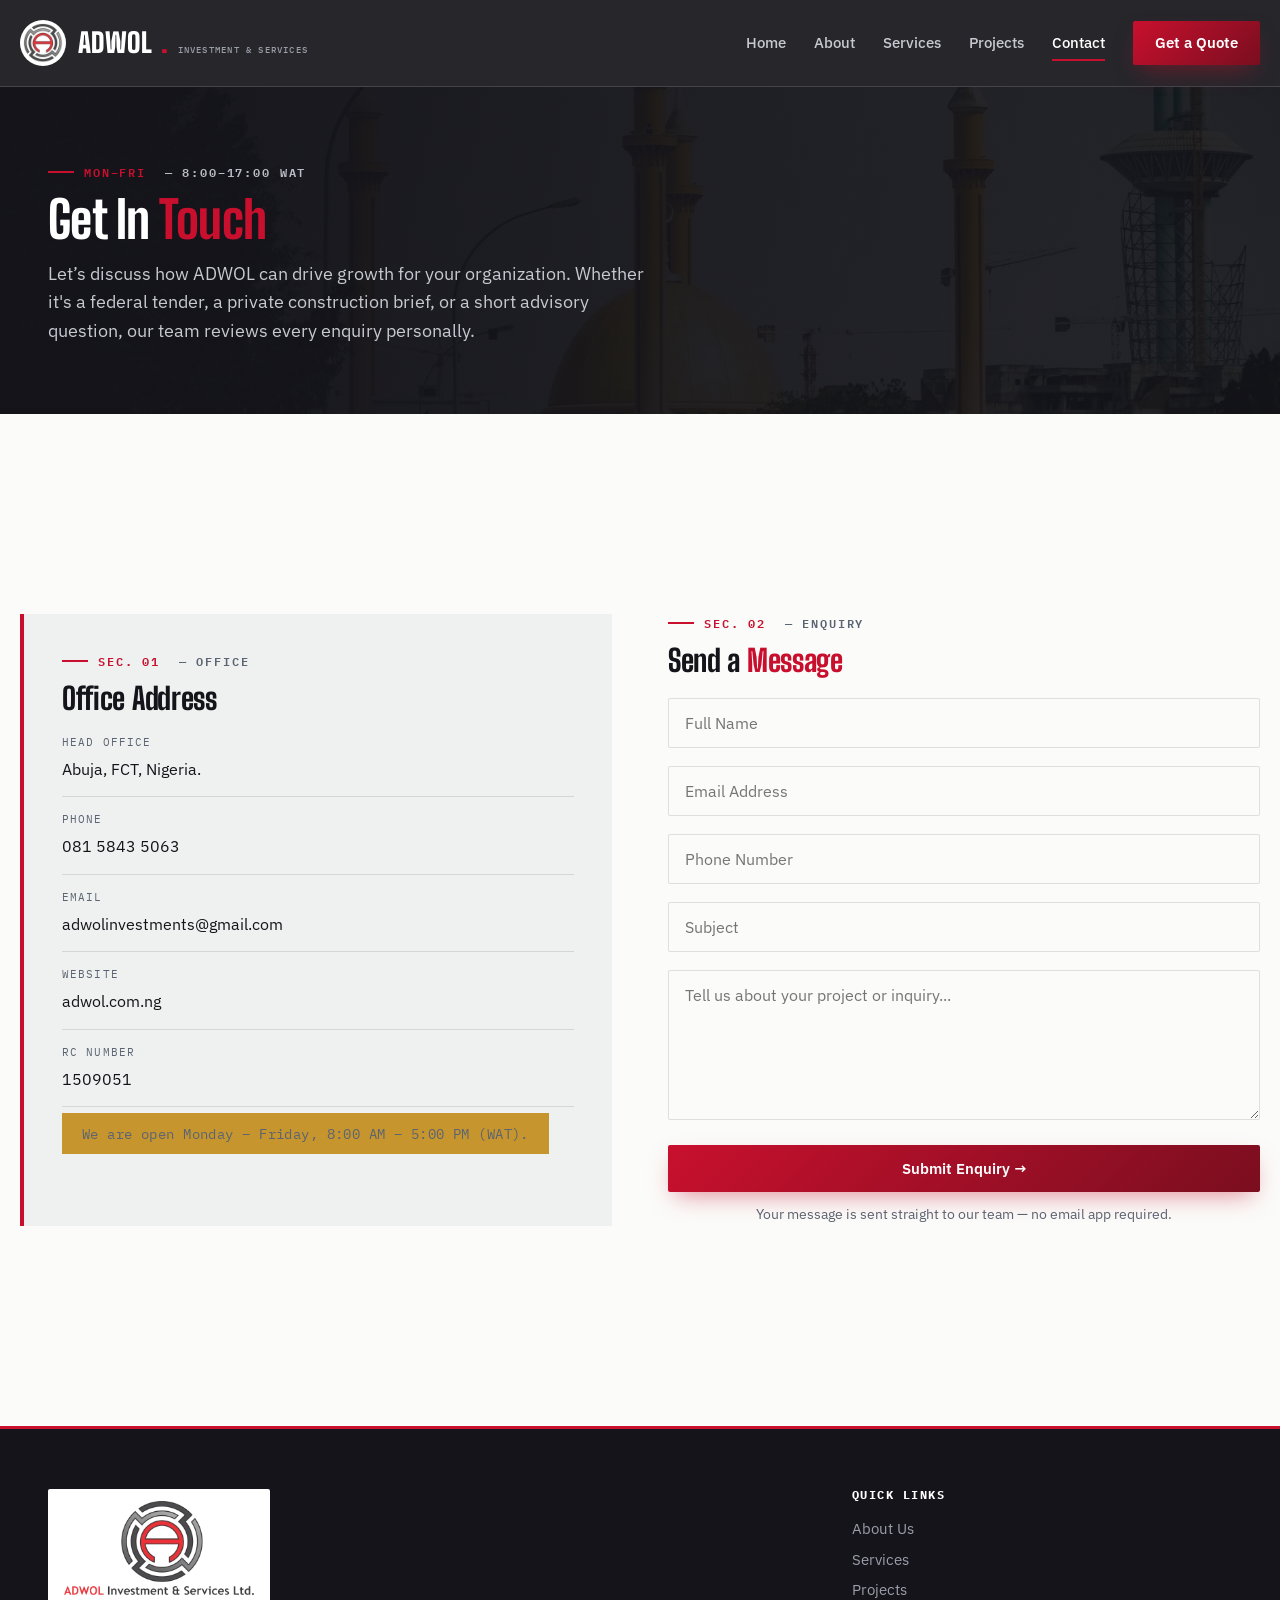
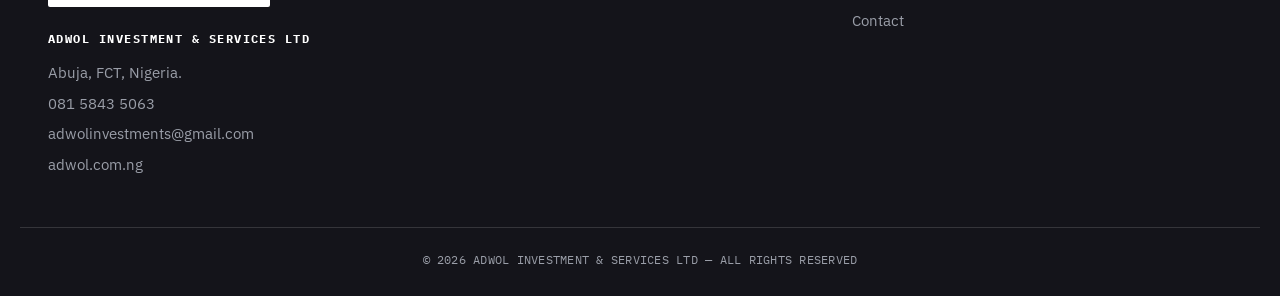
<file: contact.html>
<!DOCTYPE html>
<html lang="en">
<head>
<meta charset="UTF-8">
<meta name="viewport" content="width=device-width, initial-scale=1.0">
<title>Contact Us | ADWOL Investment &amp; Services Ltd</title>
<meta name="description" content="Get in touch with ADWOL Investment & Services Ltd. Abuja, FCT, Nigeria. Call 081 5843 5063 or email adwolinvestments@gmail.com.">
<link rel="canonical" href="https://adwol.com.ng/contact.html">

<link rel="icon" href="favicon.ico" sizes="48x48">
<link rel="icon" href="favicon-32x32.png" sizes="32x32" type="image/png">
<link rel="icon" href="favicon-16x16.png" sizes="16x16" type="image/png">
<link rel="apple-touch-icon" href="apple-touch-icon.png">
<link rel="manifest" href="site.webmanifest">
<meta name="theme-color" content="#14141a">

<meta property="og:type" content="website">
<meta property="og:site_name" content="ADWOL Investment & Services Ltd">
<meta property="og:title" content="Contact ADWOL Investment & Services Ltd">
<meta property="og:description" content="Let's discuss how ADWOL can drive growth for your organization.">
<meta property="og:url" content="https://adwol.com.ng/contact.html">
<meta property="og:image" content="https://adwol.com.ng/assets/images/hero-contact.jpg">
<meta name="twitter:card" content="summary_large_image">
<meta name="twitter:title" content="Contact ADWOL Investment & Services Ltd">
<meta name="twitter:image" content="https://adwol.com.ng/assets/images/hero-contact.jpg">

<link rel="preconnect" href="https://fonts.googleapis.com">
<link rel="preconnect" href="https://fonts.gstatic.com" crossorigin>
<link href="https://fonts.googleapis.com/css2?family=Big+Shoulders+Display:wght@600;700;800;900&family=IBM+Plex+Sans:wght@400;500;600;700&family=IBM+Plex+Mono:wght@500;600&display=swap" rel="stylesheet">
<link rel="stylesheet" href="assets/css/style.css?v=2">

<script type="application/ld+json">
{
  "@context": "https://schema.org",
  "@type": "Organization",
  "name": "ADWOL Investment & Services Ltd",
  "url": "https://adwol.com.ng/",
  "contactPoint": [{
    "@type": "ContactPoint",
    "telephone": "+234-815-843-5063",
    "email": "adwolinvestments@gmail.com",
    "contactType": "customer service",
    "areaServed": "NG",
    "availableLanguage": "English"
  }],
  "address": {
    "@type": "PostalAddress",
    "addressLocality": "Abuja",
    "addressRegion": "FCT",
    "addressCountry": "NG"
  }
}
</script>
</head>
<body>

<a class="skip-link screen-reader-text" href="#main">Skip to content</a>

<header class="site-header">
    <div class="container bar">
        <div class="logo">
            <a href="index.html" rel="home">
                <picture><source srcset="assets/images/logo-emblem.webp" type="image/webp"><img class="logo-mark" src="assets/images/logo-emblem.png" width="46" height="46" alt=""></picture>
                <span class="logo-text">ADWOL<span class="dot">.</span><small>Investment &amp; Services</small></span>
            </a>
        </div>
        <button class="menu-toggle" aria-controls="primary-menu" aria-expanded="false"><span class="screen-reader-text">Menu</span>&#9776;</button>
        <nav class="main-nav" id="primary-menu" aria-label="Primary">
            <ul class="nav-links">
                <li><a href="index.html">Home</a></li>
                <li><a href="about.html">About</a></li>
                <li><a href="services.html">Services</a></li>
                <li><a href="projects.html">Projects</a></li>
                <li><a href="contact.html" aria-current="page">Contact</a></li>
            </ul>
            <a class="btn btn-primary nav-cta" href="contact.html">Get a Quote</a>
        </nav>
    </div>
</header>

<main id="main">

<section class="page-hero">
    <picture>
        <source srcset="assets/images/hero-contact.webp" type="image/webp">
        <img class="page-hero-bg" src="assets/images/hero-contact.jpg" alt="" aria-hidden="true" loading="eager">
    </picture>
    <div class="container">
        <div class="eyebrow on-dark"><span class="tag">MON–FRI</span>&nbsp;— 8:00–17:00 WAT</div>
        <h1>Get In <span>Touch</span></h1>
        <p class="lead">Let&rsquo;s discuss how ADWOL can drive growth for your organization. Whether it's a federal tender, a private construction brief, or a short advisory question, our team reviews every enquiry personally.</p>
    </div>
</section>

<section class="reveal">
    <div class="container contact-grid">
        <div class="contact-info">
            <div class="eyebrow"><span class="tag">SEC. 01</span>&nbsp;— OFFICE</div>
            <h2>Office Address</h2>

            <div class="row"><span class="k">Head Office</span><span class="v">Abuja, FCT, Nigeria.</span></div>
            <div class="row"><span class="k">Phone</span><span class="v"><a href="tel:08158435063">081 5843 5063</a></span></div>
            <div class="row"><span class="k">Email</span><span class="v"><a href="mailto:adwolinvestments@gmail.com">adwolinvestments@gmail.com</a></span></div>
            <div class="row"><span class="k">Website</span><span class="v">adwol.com.ng</span></div>
            <div class="row"><span class="k">RC Number</span><span class="v">1509051</span></div>
            <div class="row"><span class="note">We are open Monday – Friday, 8:00 AM – 5:00 PM (WAT).</span></div>
        </div>

        <div class="contact-form" id="contact-form">
            <div class="eyebrow"><span class="tag">SEC. 02</span>&nbsp;— ENQUIRY</div>
            <h2>Send a <span class="tag">Message</span></h2>

            <div class="form-notice" id="form-notice" role="status" hidden></div>

            <form id="adwol-contact-form" method="POST" action="https://api.web3forms.com/submit" data-recipient="adwolinvestments@gmail.com" novalidate>
                <input type="hidden" name="access_key" value="c8ba8e0c-4965-4e32-80c4-1c61a36df02d">
                <input type="hidden" name="subject" value="New website enquiry — ADWOL">
                <input type="hidden" name="from_name" value="ADWOL Website">

                <p class="adwol-hp-field" aria-hidden="true">
                    <label for="adwol_website">Leave this field empty</label>
                    <input type="text" id="adwol_website" name="adwol_website" tabindex="-1" autocomplete="off" value="">
                </p>

                <label class="screen-reader-text" for="adwol_name">Full Name</label>
                <input type="text" id="adwol_name" name="adwol_name" placeholder="Full Name" required>

                <label class="screen-reader-text" for="adwol_email">Email Address</label>
                <input type="email" id="adwol_email" name="adwol_email" placeholder="Email Address" required>

                <label class="screen-reader-text" for="adwol_phone">Phone Number</label>
                <input type="text" id="adwol_phone" name="adwol_phone" placeholder="Phone Number">

                <label class="screen-reader-text" for="adwol_subject">Subject</label>
                <input type="text" id="adwol_subject" name="adwol_subject" placeholder="Subject">

                <label class="screen-reader-text" for="adwol_message">Message</label>
                <textarea id="adwol_message" name="adwol_message" placeholder="Tell us about your project or inquiry..." required></textarea>

                <button type="submit" class="btn btn-primary btn-block">Submit Enquiry →</button>
                <p class="contact-note">Your message is sent straight to our team — no email app required.</p>
            </form>
        </div>
    </div>
</section>

</main>

<footer class="site-footer">
    <div class="container foot-grid">
        <div>
            <a href="index.html" class="footer-logo" aria-label="ADWOL Investment &amp; Services Ltd — home"><picture><source srcset="assets/images/logo-full.webp" type="image/webp"><img src="assets/images/logo-full.png" width="220" height="109" alt="ADWOL Investment &amp; Services Ltd" loading="lazy"></picture></a>
            <h4>ADWOL Investment &amp; Services Ltd</h4>
            <p>Abuja, FCT, Nigeria.</p>
            <a href="tel:08158435063">081 5843 5063</a>
            <a href="mailto:adwolinvestments@gmail.com">adwolinvestments@gmail.com</a>
            <p>adwol.com.ng</p>
        </div>
        <div>
            <h4>Quick Links</h4>
            <a href="about.html">About Us</a>
            <a href="services.html">Services</a>
            <a href="projects.html">Projects</a>
            <a href="contact.html">Contact</a>
        </div>
    </div>
    <div class="container copyright">© 2026 ADWOL INVESTMENT &amp; SERVICES LTD — ALL RIGHTS RESERVED</div>
</footer>

<script src="assets/js/main.js?v=2" defer></script>
<script data-goatcounter="https://adwol.goatcounter.com/count" async src="//gc.zgo.at/count.js"></script>
</body>
</html>
</file>
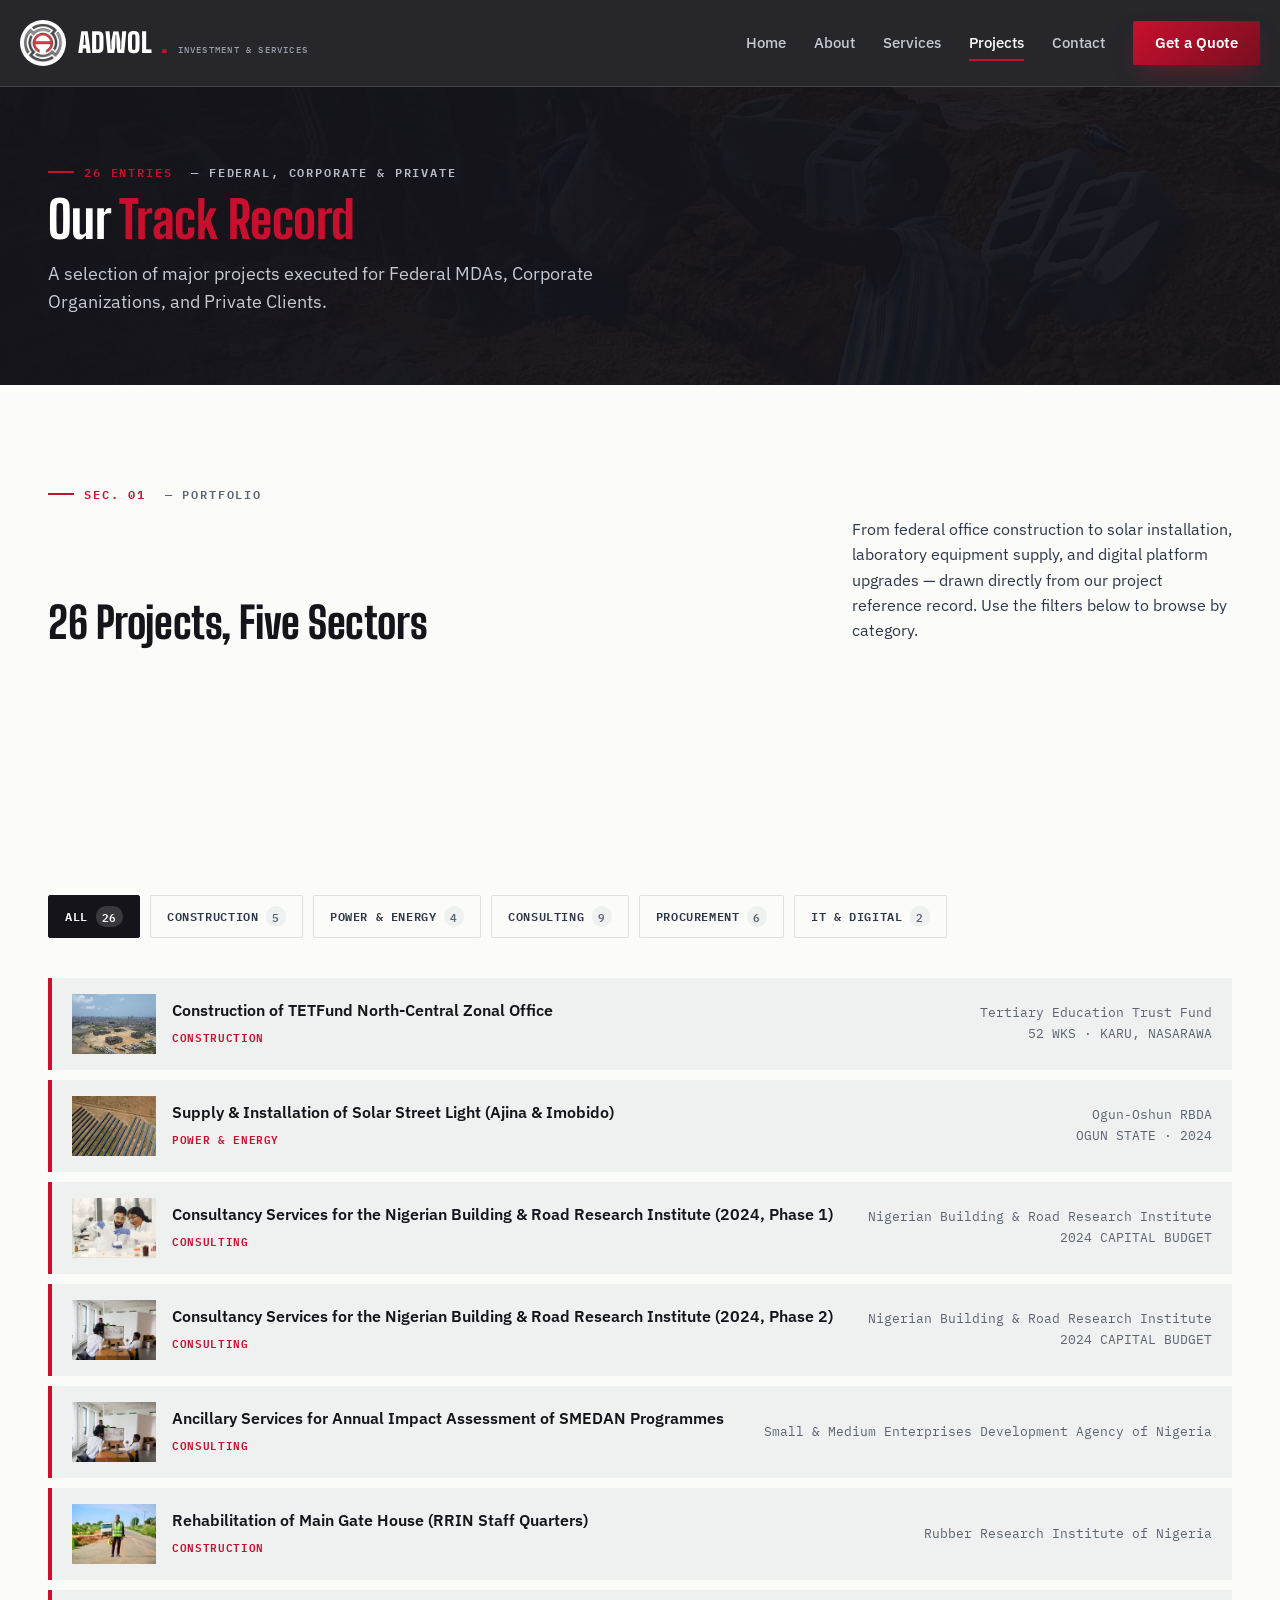
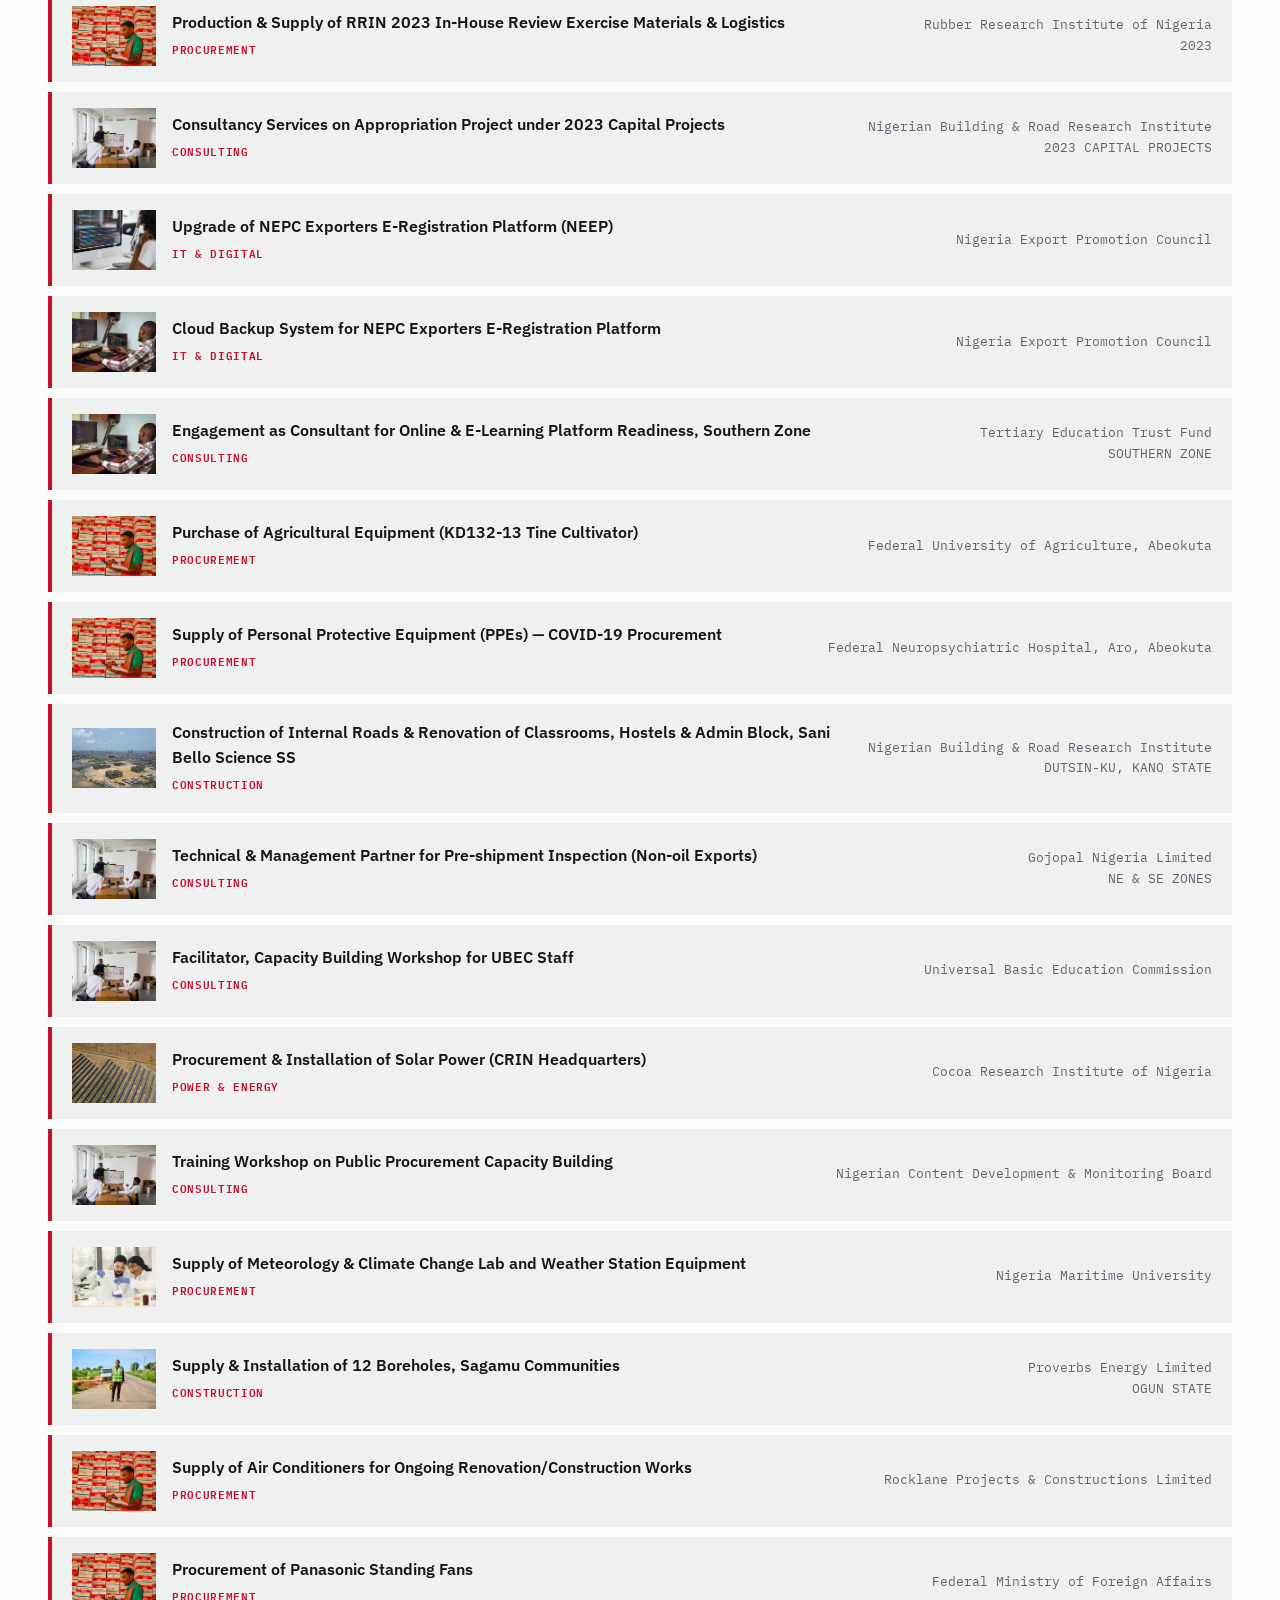
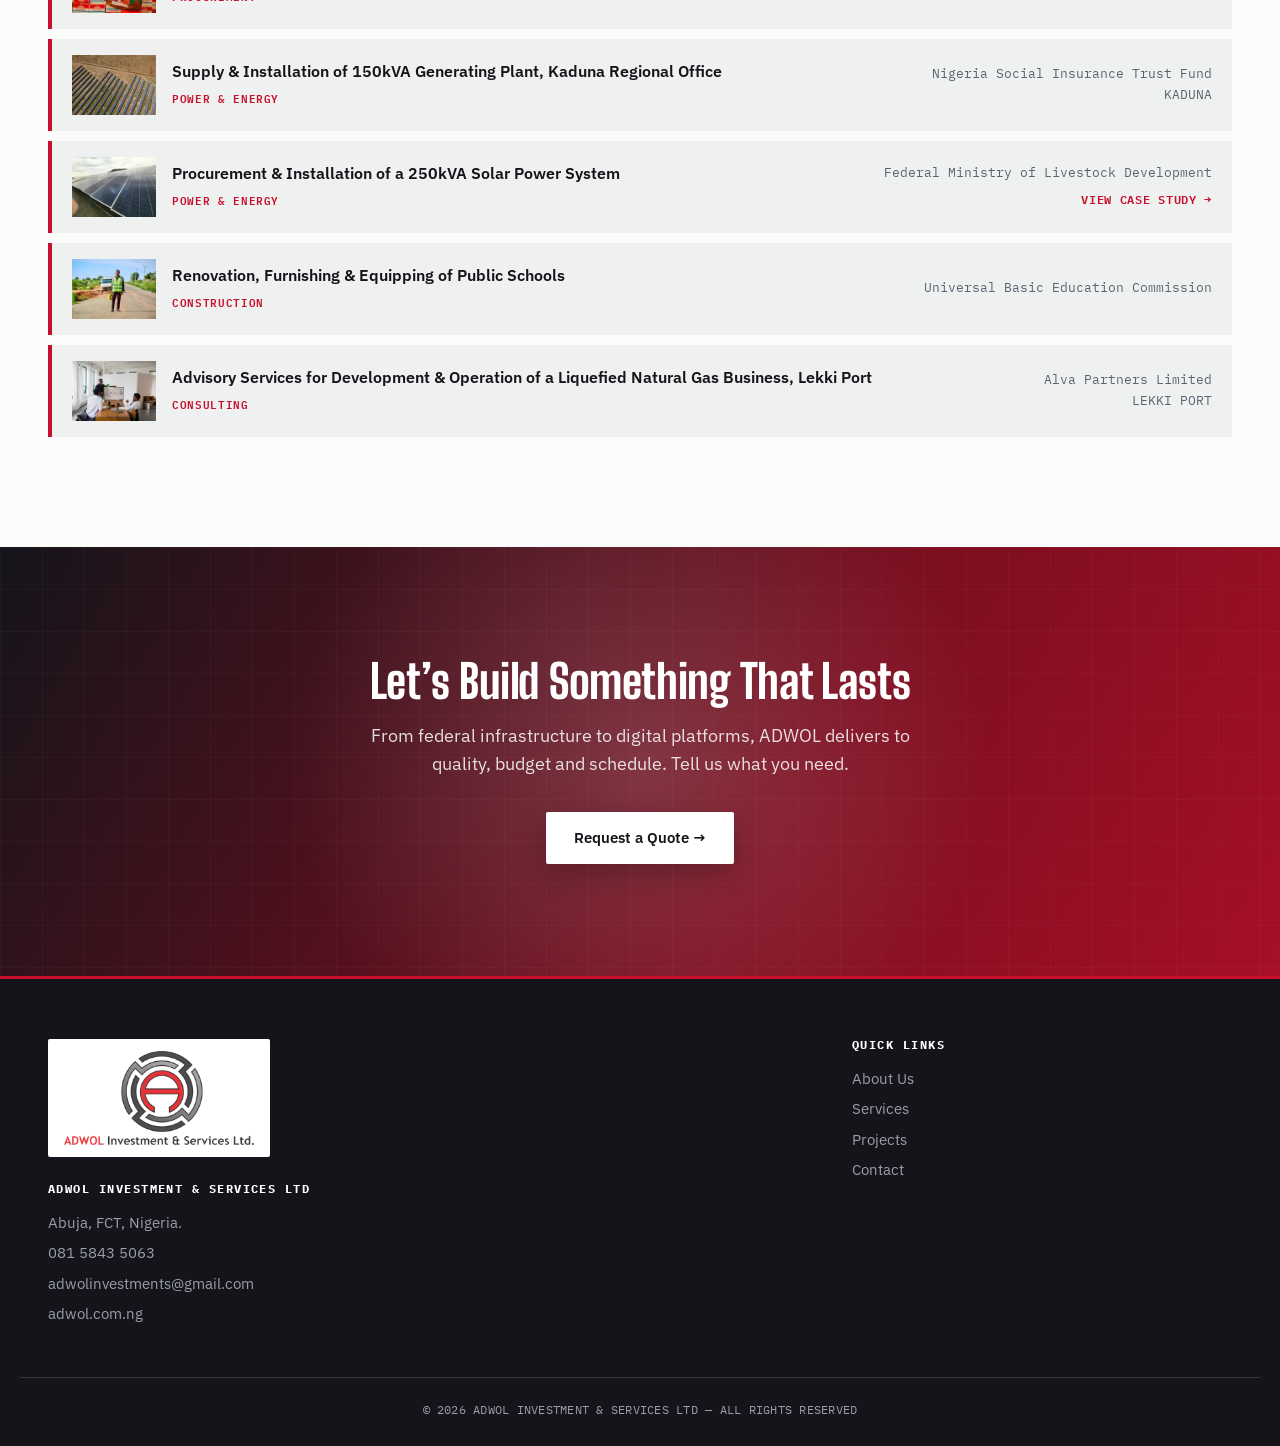
<file: projects.html>
<!DOCTYPE html>
<html lang="en">
<head>
<meta charset="UTF-8">
<meta name="viewport" content="width=device-width, initial-scale=1.0">
<title>Our Projects | ADWOL Investment &amp; Services Ltd</title>
<meta name="description" content="A selection of major projects executed by ADWOL for Federal MDAs, corporate organizations and private clients across Nigeria, including TETFund, NEPC, NBRRI and more.">
<link rel="canonical" href="https://adwol.com.ng/projects.html">

<link rel="icon" href="favicon.ico" sizes="48x48">
<link rel="icon" href="favicon-32x32.png" sizes="32x32" type="image/png">
<link rel="icon" href="favicon-16x16.png" sizes="16x16" type="image/png">
<link rel="apple-touch-icon" href="apple-touch-icon.png">
<link rel="manifest" href="site.webmanifest">
<meta name="theme-color" content="#14141a">

<meta property="og:type" content="website">
<meta property="og:site_name" content="ADWOL Investment & Services Ltd">
<meta property="og:title" content="Our Projects | ADWOL Investment & Services Ltd">
<meta property="og:description" content="A selection of major projects executed for Federal MDAs, Corporate Organizations, and Private Clients.">
<meta property="og:url" content="https://adwol.com.ng/projects.html">
<meta property="og:image" content="https://adwol.com.ng/assets/images/hero-projects.jpg">
<meta name="twitter:card" content="summary_large_image">
<meta name="twitter:title" content="Our Projects | ADWOL Investment & Services Ltd">
<meta name="twitter:image" content="https://adwol.com.ng/assets/images/hero-projects.jpg">

<link rel="preconnect" href="https://fonts.googleapis.com">
<link rel="preconnect" href="https://fonts.gstatic.com" crossorigin>
<link href="https://fonts.googleapis.com/css2?family=Big+Shoulders+Display:wght@600;700;800;900&family=IBM+Plex+Sans:wght@400;500;600;700&family=IBM+Plex+Mono:wght@500;600&display=swap" rel="stylesheet">
<link rel="stylesheet" href="assets/css/style.css?v=2">

<script type="application/ld+json">
{
  "@context": "https://schema.org",
  "@type": "BreadcrumbList",
  "itemListElement": [
    { "@type": "ListItem", "position": 1, "name": "Home", "item": "https://adwol.com.ng/" },
    { "@type": "ListItem", "position": 2, "name": "Projects", "item": "https://adwol.com.ng/projects.html" }
  ]
}
</script>
</head>
<body>

<a class="skip-link screen-reader-text" href="#main">Skip to content</a>

<header class="site-header">
    <div class="container bar">
        <div class="logo">
            <a href="index.html" rel="home">
                <picture><source srcset="assets/images/logo-emblem.webp" type="image/webp"><img class="logo-mark" src="assets/images/logo-emblem.png" width="46" height="46" alt=""></picture>
                <span class="logo-text">ADWOL<span class="dot">.</span><small>Investment &amp; Services</small></span>
            </a>
        </div>
        <button class="menu-toggle" aria-controls="primary-menu" aria-expanded="false"><span class="screen-reader-text">Menu</span>&#9776;</button>
        <nav class="main-nav" id="primary-menu" aria-label="Primary">
            <ul class="nav-links">
                <li><a href="index.html">Home</a></li>
                <li><a href="about.html">About</a></li>
                <li><a href="services.html">Services</a></li>
                <li><a href="projects.html" aria-current="page">Projects</a></li>
                <li><a href="contact.html">Contact</a></li>
            </ul>
            <a class="btn btn-primary nav-cta" href="contact.html">Get a Quote</a>
        </nav>
    </div>
</header>

<main id="main">

<section class="page-hero">
    <picture>
        <source srcset="assets/images/hero-projects.webp" type="image/webp">
        <img class="page-hero-bg" src="assets/images/hero-projects.jpg" alt="" aria-hidden="true" loading="eager">
    </picture>
    <div class="container">
        <div class="eyebrow on-dark"><span class="tag">26 ENTRIES</span>&nbsp;— FEDERAL, CORPORATE &amp; PRIVATE</div>
        <h1>Our <span>Track Record</span></h1>
        <p class="lead">A selection of major projects executed for Federal MDAs, Corporate Organizations, and Private Clients.</p>
    </div>
</section>

<section class="about-content reveal">
    <div class="container">
        <div class="eyebrow"><span class="tag">SEC. 01</span>&nbsp;— PORTFOLIO</div>
        <div class="section-head">
            <h2>26 Projects, Five Sectors</h2>
            <p class="desc">From federal office construction to solar installation, laboratory equipment supply, and digital platform upgrades — drawn directly from our project reference record. Use the filters below to browse by category.</p>
        </div>
    </div>
</section>

<section class="project-list reveal">
    <div class="container">
        <div class="sector-filter" role="group" aria-label="Filter projects by sector">
            <button type="button" class="filter-btn is-active" data-filter="all" aria-pressed="true">All <span class="count">0</span></button>
            <button type="button" class="filter-btn" data-filter="construction" aria-pressed="false">Construction <span class="count">0</span></button>
            <button type="button" class="filter-btn" data-filter="power-energy" aria-pressed="false">Power &amp; Energy <span class="count">0</span></button>
            <button type="button" class="filter-btn" data-filter="consulting" aria-pressed="false">Consulting <span class="count">0</span></button>
            <button type="button" class="filter-btn" data-filter="procurement" aria-pressed="false">Procurement <span class="count">0</span></button>
            <button type="button" class="filter-btn" data-filter="it-digital" aria-pressed="false">IT &amp; Digital <span class="count">0</span></button>
        </div>


        <div class="project-row" data-sector="construction">
            <div class="title-wrap">
                <div class="thumb-frame frame hover-only">
                    <span class="corner c-tl"></span><span class="corner c-tr"></span><span class="corner c-bl"></span><span class="corner c-br"></span>
                    <picture><source srcset="assets/images/proj-tetfund-thumb.webp" type="image/webp"><img src="assets/images/proj-tetfund-thumb.jpg" width="200" height="113" alt="" loading="lazy"></picture>
                </div>
                <span><span class="title">Construction of TETFund North-Central Zonal Office</span><br><span class="sector-tag">Construction</span></span>
            </div>
            <span class="client">Tertiary Education Trust Fund<br>52 WKS · KARU, NASARAWA</span>
        </div>

        <div class="project-row" data-sector="power-energy">
            <div class="title-wrap">
                <div class="thumb-frame frame hover-only">
                    <span class="corner c-tl"></span><span class="corner c-tr"></span><span class="corner c-bl"></span><span class="corner c-br"></span>
                    <picture><source srcset="assets/images/proj-solar-thumb.webp" type="image/webp"><img src="assets/images/proj-solar-thumb.jpg" width="200" height="180" alt="" loading="lazy"></picture>
                </div>
                <span><span class="title">Supply &amp; Installation of Solar Street Light (Ajina &amp; Imobido)</span><br><span class="sector-tag">Power &amp; Energy</span></span>
            </div>
            <span class="client">Ogun-Oshun RBDA<br>OGUN STATE · 2024</span>
        </div>

        <div class="project-row" data-sector="consulting">
            <div class="title-wrap">
                <div class="thumb-frame frame hover-only">
                    <span class="corner c-tl"></span><span class="corner c-tr"></span><span class="corner c-bl"></span><span class="corner c-br"></span>
                    <picture><source srcset="assets/images/proj-research-thumb.webp" type="image/webp"><img src="assets/images/proj-research-thumb.jpg" width="200" height="133" alt="" loading="lazy"></picture>
                </div>
                <span><span class="title">Consultancy Services for the Nigerian Building &amp; Road Research Institute (2024, Phase 1)</span><br><span class="sector-tag">Consulting</span></span>
            </div>
            <span class="client">Nigerian Building &amp; Road Research Institute<br>2024 CAPITAL BUDGET</span>
        </div>

        <div class="project-row" data-sector="consulting">
            <div class="title-wrap">
                <div class="thumb-frame frame hover-only">
                    <span class="corner c-tl"></span><span class="corner c-tr"></span><span class="corner c-bl"></span><span class="corner c-br"></span>
                    <picture><source srcset="assets/images/svc-consulting-thumb.webp" type="image/webp"><img src="assets/images/svc-consulting-thumb.jpg" width="200" height="133" alt="" loading="lazy"></picture>
                </div>
                <span><span class="title">Consultancy Services for the Nigerian Building &amp; Road Research Institute (2024, Phase 2)</span><br><span class="sector-tag">Consulting</span></span>
            </div>
            <span class="client">Nigerian Building &amp; Road Research Institute<br>2024 CAPITAL BUDGET</span>
        </div>

        <div class="project-row" data-sector="consulting">
            <div class="title-wrap">
                <div class="thumb-frame frame hover-only">
                    <span class="corner c-tl"></span><span class="corner c-tr"></span><span class="corner c-bl"></span><span class="corner c-br"></span>
                    <picture><source srcset="assets/images/svc-consulting-thumb.webp" type="image/webp"><img src="assets/images/svc-consulting-thumb.jpg" width="200" height="133" alt="" loading="lazy"></picture>
                </div>
                <span><span class="title">Ancillary Services for Annual Impact Assessment of SMEDAN Programmes</span><br><span class="sector-tag">Consulting</span></span>
            </div>
            <span class="client">Small &amp; Medium Enterprises Development Agency of Nigeria</span>
        </div>

        <div class="project-row" data-sector="construction">
            <div class="title-wrap">
                <div class="thumb-frame frame hover-only">
                    <span class="corner c-tl"></span><span class="corner c-tr"></span><span class="corner c-bl"></span><span class="corner c-br"></span>
                    <picture><source srcset="assets/images/svc-construction-thumb.webp" type="image/webp"><img src="assets/images/svc-construction-thumb.jpg" width="200" height="143" alt="" loading="lazy"></picture>
                </div>
                <span><span class="title">Rehabilitation of Main Gate House (RRIN Staff Quarters)</span><br><span class="sector-tag">Construction</span></span>
            </div>
            <span class="client">Rubber Research Institute of Nigeria</span>
        </div>

        <div class="project-row" data-sector="procurement">
            <div class="title-wrap">
                <div class="thumb-frame frame hover-only">
                    <span class="corner c-tl"></span><span class="corner c-tr"></span><span class="corner c-bl"></span><span class="corner c-br"></span>
                    <picture><source srcset="assets/images/svc-procurement-thumb.webp" type="image/webp"><img src="assets/images/svc-procurement-thumb.jpg" width="200" height="133" alt="" loading="lazy"></picture>
                </div>
                <span><span class="title">Production &amp; Supply of RRIN 2023 In-House Review Exercise Materials &amp; Logistics</span><br><span class="sector-tag">Procurement</span></span>
            </div>
            <span class="client">Rubber Research Institute of Nigeria<br>2023</span>
        </div>

        <div class="project-row" data-sector="consulting">
            <div class="title-wrap">
                <div class="thumb-frame frame hover-only">
                    <span class="corner c-tl"></span><span class="corner c-tr"></span><span class="corner c-bl"></span><span class="corner c-br"></span>
                    <picture><source srcset="assets/images/svc-consulting-thumb.webp" type="image/webp"><img src="assets/images/svc-consulting-thumb.jpg" width="200" height="133" alt="" loading="lazy"></picture>
                </div>
                <span><span class="title">Consultancy Services on Appropriation Project under 2023 Capital Projects</span><br><span class="sector-tag">Consulting</span></span>
            </div>
            <span class="client">Nigerian Building &amp; Road Research Institute<br>2023 CAPITAL PROJECTS</span>
        </div>

        <div class="project-row" data-sector="it-digital">
            <div class="title-wrap">
                <div class="thumb-frame frame hover-only">
                    <span class="corner c-tl"></span><span class="corner c-tr"></span><span class="corner c-bl"></span><span class="corner c-br"></span>
                    <picture><source srcset="assets/images/proj-platform-thumb.webp" type="image/webp"><img src="assets/images/proj-platform-thumb.jpg" width="200" height="125" alt="" loading="lazy"></picture>
                </div>
                <span><span class="title">Upgrade of NEPC Exporters E-Registration Platform (NEEP)</span><br><span class="sector-tag">IT &amp; Digital</span></span>
            </div>
            <span class="client">Nigeria Export Promotion Council</span>
        </div>

        <div class="project-row" data-sector="it-digital">
            <div class="title-wrap">
                <div class="thumb-frame frame hover-only">
                    <span class="corner c-tl"></span><span class="corner c-tr"></span><span class="corner c-bl"></span><span class="corner c-br"></span>
                    <picture><source srcset="assets/images/svc-it-thumb.webp" type="image/webp"><img src="assets/images/svc-it-thumb.jpg" width="200" height="133" alt="" loading="lazy"></picture>
                </div>
                <span><span class="title">Cloud Backup System for NEPC Exporters E-Registration Platform</span><br><span class="sector-tag">IT &amp; Digital</span></span>
            </div>
            <span class="client">Nigeria Export Promotion Council</span>
        </div>

        <div class="project-row" data-sector="consulting">
            <div class="title-wrap">
                <div class="thumb-frame frame hover-only">
                    <span class="corner c-tl"></span><span class="corner c-tr"></span><span class="corner c-bl"></span><span class="corner c-br"></span>
                    <picture><source srcset="assets/images/svc-it-thumb.webp" type="image/webp"><img src="assets/images/svc-it-thumb.jpg" width="200" height="133" alt="" loading="lazy"></picture>
                </div>
                <span><span class="title">Engagement as Consultant for Online &amp; E-Learning Platform Readiness, Southern Zone</span><br><span class="sector-tag">Consulting</span></span>
            </div>
            <span class="client">Tertiary Education Trust Fund<br>SOUTHERN ZONE</span>
        </div>

        <div class="project-row" data-sector="procurement">
            <div class="title-wrap">
                <div class="thumb-frame frame hover-only">
                    <span class="corner c-tl"></span><span class="corner c-tr"></span><span class="corner c-bl"></span><span class="corner c-br"></span>
                    <picture><source srcset="assets/images/svc-procurement-thumb.webp" type="image/webp"><img src="assets/images/svc-procurement-thumb.jpg" width="200" height="133" alt="" loading="lazy"></picture>
                </div>
                <span><span class="title">Purchase of Agricultural Equipment (KD132-13 Tine Cultivator)</span><br><span class="sector-tag">Procurement</span></span>
            </div>
            <span class="client">Federal University of Agriculture, Abeokuta</span>
        </div>

        <div class="project-row" data-sector="procurement">
            <div class="title-wrap">
                <div class="thumb-frame frame hover-only">
                    <span class="corner c-tl"></span><span class="corner c-tr"></span><span class="corner c-bl"></span><span class="corner c-br"></span>
                    <picture><source srcset="assets/images/svc-procurement-thumb.webp" type="image/webp"><img src="assets/images/svc-procurement-thumb.jpg" width="200" height="133" alt="" loading="lazy"></picture>
                </div>
                <span><span class="title">Supply of Personal Protective Equipment (PPEs) — COVID-19 Procurement</span><br><span class="sector-tag">Procurement</span></span>
            </div>
            <span class="client">Federal Neuropsychiatric Hospital, Aro, Abeokuta</span>
        </div>

        <div class="project-row" data-sector="construction">
            <div class="title-wrap">
                <div class="thumb-frame frame hover-only">
                    <span class="corner c-tl"></span><span class="corner c-tr"></span><span class="corner c-bl"></span><span class="corner c-br"></span>
                    <picture><source srcset="assets/images/proj-tetfund-thumb.webp" type="image/webp"><img src="assets/images/proj-tetfund-thumb.jpg" width="200" height="113" alt="" loading="lazy"></picture>
                </div>
                <span><span class="title">Construction of Internal Roads &amp; Renovation of Classrooms, Hostels &amp; Admin Block, Sani Bello Science SS</span><br><span class="sector-tag">Construction</span></span>
            </div>
            <span class="client">Nigerian Building &amp; Road Research Institute<br>DUTSIN-KU, KANO STATE</span>
        </div>

        <div class="project-row" data-sector="consulting">
            <div class="title-wrap">
                <div class="thumb-frame frame hover-only">
                    <span class="corner c-tl"></span><span class="corner c-tr"></span><span class="corner c-bl"></span><span class="corner c-br"></span>
                    <picture><source srcset="assets/images/svc-consulting-thumb.webp" type="image/webp"><img src="assets/images/svc-consulting-thumb.jpg" width="200" height="133" alt="" loading="lazy"></picture>
                </div>
                <span><span class="title">Technical &amp; Management Partner for Pre-shipment Inspection (Non-oil Exports)</span><br><span class="sector-tag">Consulting</span></span>
            </div>
            <span class="client">Gojopal Nigeria Limited<br>NE &amp; SE ZONES</span>
        </div>

        <div class="project-row" data-sector="consulting">
            <div class="title-wrap">
                <div class="thumb-frame frame hover-only">
                    <span class="corner c-tl"></span><span class="corner c-tr"></span><span class="corner c-bl"></span><span class="corner c-br"></span>
                    <picture><source srcset="assets/images/svc-consulting-thumb.webp" type="image/webp"><img src="assets/images/svc-consulting-thumb.jpg" width="200" height="133" alt="" loading="lazy"></picture>
                </div>
                <span><span class="title">Facilitator, Capacity Building Workshop for UBEC Staff</span><br><span class="sector-tag">Consulting</span></span>
            </div>
            <span class="client">Universal Basic Education Commission</span>
        </div>

        <div class="project-row" data-sector="power-energy">
            <div class="title-wrap">
                <div class="thumb-frame frame hover-only">
                    <span class="corner c-tl"></span><span class="corner c-tr"></span><span class="corner c-bl"></span><span class="corner c-br"></span>
                    <picture><source srcset="assets/images/proj-solar-thumb.webp" type="image/webp"><img src="assets/images/proj-solar-thumb.jpg" width="200" height="180" alt="" loading="lazy"></picture>
                </div>
                <span><span class="title">Procurement &amp; Installation of Solar Power (CRIN Headquarters)</span><br><span class="sector-tag">Power &amp; Energy</span></span>
            </div>
            <span class="client">Cocoa Research Institute of Nigeria</span>
        </div>

        <div class="project-row" data-sector="consulting">
            <div class="title-wrap">
                <div class="thumb-frame frame hover-only">
                    <span class="corner c-tl"></span><span class="corner c-tr"></span><span class="corner c-bl"></span><span class="corner c-br"></span>
                    <picture><source srcset="assets/images/svc-consulting-thumb.webp" type="image/webp"><img src="assets/images/svc-consulting-thumb.jpg" width="200" height="133" alt="" loading="lazy"></picture>
                </div>
                <span><span class="title">Training Workshop on Public Procurement Capacity Building</span><br><span class="sector-tag">Consulting</span></span>
            </div>
            <span class="client">Nigerian Content Development &amp; Monitoring Board</span>
        </div>

        <div class="project-row" data-sector="procurement">
            <div class="title-wrap">
                <div class="thumb-frame frame hover-only">
                    <span class="corner c-tl"></span><span class="corner c-tr"></span><span class="corner c-bl"></span><span class="corner c-br"></span>
                    <picture><source srcset="assets/images/proj-research-thumb.webp" type="image/webp"><img src="assets/images/proj-research-thumb.jpg" width="200" height="133" alt="" loading="lazy"></picture>
                </div>
                <span><span class="title">Supply of Meteorology &amp; Climate Change Lab and Weather Station Equipment</span><br><span class="sector-tag">Procurement</span></span>
            </div>
            <span class="client">Nigeria Maritime University</span>
        </div>

        <div class="project-row" data-sector="construction">
            <div class="title-wrap">
                <div class="thumb-frame frame hover-only">
                    <span class="corner c-tl"></span><span class="corner c-tr"></span><span class="corner c-bl"></span><span class="corner c-br"></span>
                    <picture><source srcset="assets/images/svc-construction-thumb.webp" type="image/webp"><img src="assets/images/svc-construction-thumb.jpg" width="200" height="143" alt="" loading="lazy"></picture>
                </div>
                <span><span class="title">Supply &amp; Installation of 12 Boreholes, Sagamu Communities</span><br><span class="sector-tag">Construction</span></span>
            </div>
            <span class="client">Proverbs Energy Limited<br>OGUN STATE</span>
        </div>

        <div class="project-row" data-sector="procurement">
            <div class="title-wrap">
                <div class="thumb-frame frame hover-only">
                    <span class="corner c-tl"></span><span class="corner c-tr"></span><span class="corner c-bl"></span><span class="corner c-br"></span>
                    <picture><source srcset="assets/images/svc-procurement-thumb.webp" type="image/webp"><img src="assets/images/svc-procurement-thumb.jpg" width="200" height="133" alt="" loading="lazy"></picture>
                </div>
                <span><span class="title">Supply of Air Conditioners for Ongoing Renovation/Construction Works</span><br><span class="sector-tag">Procurement</span></span>
            </div>
            <span class="client">Rocklane Projects &amp; Constructions Limited</span>
        </div>

        <div class="project-row" data-sector="procurement">
            <div class="title-wrap">
                <div class="thumb-frame frame hover-only">
                    <span class="corner c-tl"></span><span class="corner c-tr"></span><span class="corner c-bl"></span><span class="corner c-br"></span>
                    <picture><source srcset="assets/images/svc-procurement-thumb.webp" type="image/webp"><img src="assets/images/svc-procurement-thumb.jpg" width="200" height="133" alt="" loading="lazy"></picture>
                </div>
                <span><span class="title">Procurement of Panasonic Standing Fans</span><br><span class="sector-tag">Procurement</span></span>
            </div>
            <span class="client">Federal Ministry of Foreign Affairs</span>
        </div>

        <div class="project-row" data-sector="power-energy">
            <div class="title-wrap">
                <div class="thumb-frame frame hover-only">
                    <span class="corner c-tl"></span><span class="corner c-tr"></span><span class="corner c-bl"></span><span class="corner c-br"></span>
                    <picture><source srcset="assets/images/proj-solar-thumb.webp" type="image/webp"><img src="assets/images/proj-solar-thumb.jpg" width="200" height="180" alt="" loading="lazy"></picture>
                </div>
                <span><span class="title">Supply &amp; Installation of 150kVA Generating Plant, Kaduna Regional Office</span><br><span class="sector-tag">Power &amp; Energy</span></span>
            </div>
            <span class="client">Nigeria Social Insurance Trust Fund<br>KADUNA</span>
        </div>

        <div class="project-row" data-sector="power-energy">
            <div class="title-wrap">
                <div class="thumb-frame frame hover-only">
                    <span class="corner c-tl"></span><span class="corner c-tr"></span><span class="corner c-bl"></span><span class="corner c-br"></span>
                    <picture><source srcset="assets/images/proj-solar250-thumb.webp" type="image/webp"><img src="assets/images/proj-solar250-thumb.jpg" width="200" height="150" alt="" loading="lazy"></picture>
                </div>
                <span><span class="title">Procurement &amp; Installation of a 250kVA Solar Power System</span><br><span class="sector-tag">Power &amp; Energy</span></span>
            </div>
            <span class="client">Federal Ministry of Livestock Development<br><a class="case-link" href="solar-250kva-case-study.html">View case study →</a></span>
        </div>

        <div class="project-row" data-sector="construction">
            <div class="title-wrap">
                <div class="thumb-frame frame hover-only">
                    <span class="corner c-tl"></span><span class="corner c-tr"></span><span class="corner c-bl"></span><span class="corner c-br"></span>
                    <picture><source srcset="assets/images/svc-construction-thumb.webp" type="image/webp"><img src="assets/images/svc-construction-thumb.jpg" width="200" height="143" alt="" loading="lazy"></picture>
                </div>
                <span><span class="title">Renovation, Furnishing &amp; Equipping of Public Schools</span><br><span class="sector-tag">Construction</span></span>
            </div>
            <span class="client">Universal Basic Education Commission</span>
        </div>

        <div class="project-row" data-sector="consulting">
            <div class="title-wrap">
                <div class="thumb-frame frame hover-only">
                    <span class="corner c-tl"></span><span class="corner c-tr"></span><span class="corner c-bl"></span><span class="corner c-br"></span>
                    <picture><source srcset="assets/images/svc-consulting-thumb.webp" type="image/webp"><img src="assets/images/svc-consulting-thumb.jpg" width="200" height="133" alt="" loading="lazy"></picture>
                </div>
                <span><span class="title">Advisory Services for Development &amp; Operation of a Liquefied Natural Gas Business, Lekki Port</span><br><span class="sector-tag">Consulting</span></span>
            </div>
            <span class="client">Alva Partners Limited<br>LEKKI PORT</span>
        </div>

        <p class="empty-state">No projects in this category yet.</p>
    </div>
</section>

<!-- ==================== CTA BAND ==================== -->
<section class="cta-band reveal">
    <div class="glow"></div>
    <div class="blueprint dark" style="opacity:0.2;"></div>
    <div class="container">
        <h2>Let&rsquo;s Build Something That Lasts</h2>
        <p>From federal infrastructure to digital platforms, ADWOL delivers to quality, budget and schedule. Tell us what you need.</p>
        <a href="contact.html" class="btn btn-primary" style="background:#fff;color:var(--ink);box-shadow:0 10px 30px rgba(0,0,0,0.25);">Request a Quote →</a>
    </div>
</section>

</main>

<footer class="site-footer">
    <div class="container foot-grid">
        <div>
            <a href="index.html" class="footer-logo" aria-label="ADWOL Investment &amp; Services Ltd — home"><picture><source srcset="assets/images/logo-full.webp" type="image/webp"><img src="assets/images/logo-full.png" width="220" height="109" alt="ADWOL Investment &amp; Services Ltd" loading="lazy"></picture></a>
            <h4>ADWOL Investment &amp; Services Ltd</h4>
            <p>Abuja, FCT, Nigeria.</p>
            <a href="tel:08158435063">081 5843 5063</a>
            <a href="mailto:adwolinvestments@gmail.com">adwolinvestments@gmail.com</a>
            <p>adwol.com.ng</p>
        </div>
        <div>
            <h4>Quick Links</h4>
            <a href="about.html">About Us</a>
            <a href="services.html">Services</a>
            <a href="projects.html">Projects</a>
            <a href="contact.html">Contact</a>
        </div>
    </div>
    <div class="container copyright">© 2026 ADWOL INVESTMENT &amp; SERVICES LTD — ALL RIGHTS RESERVED</div>
</footer>

<script src="assets/js/main.js?v=2" defer></script>
<script data-goatcounter="https://adwol.goatcounter.com/count" async src="//gc.zgo.at/count.js"></script>
</body>
</html>
</file>
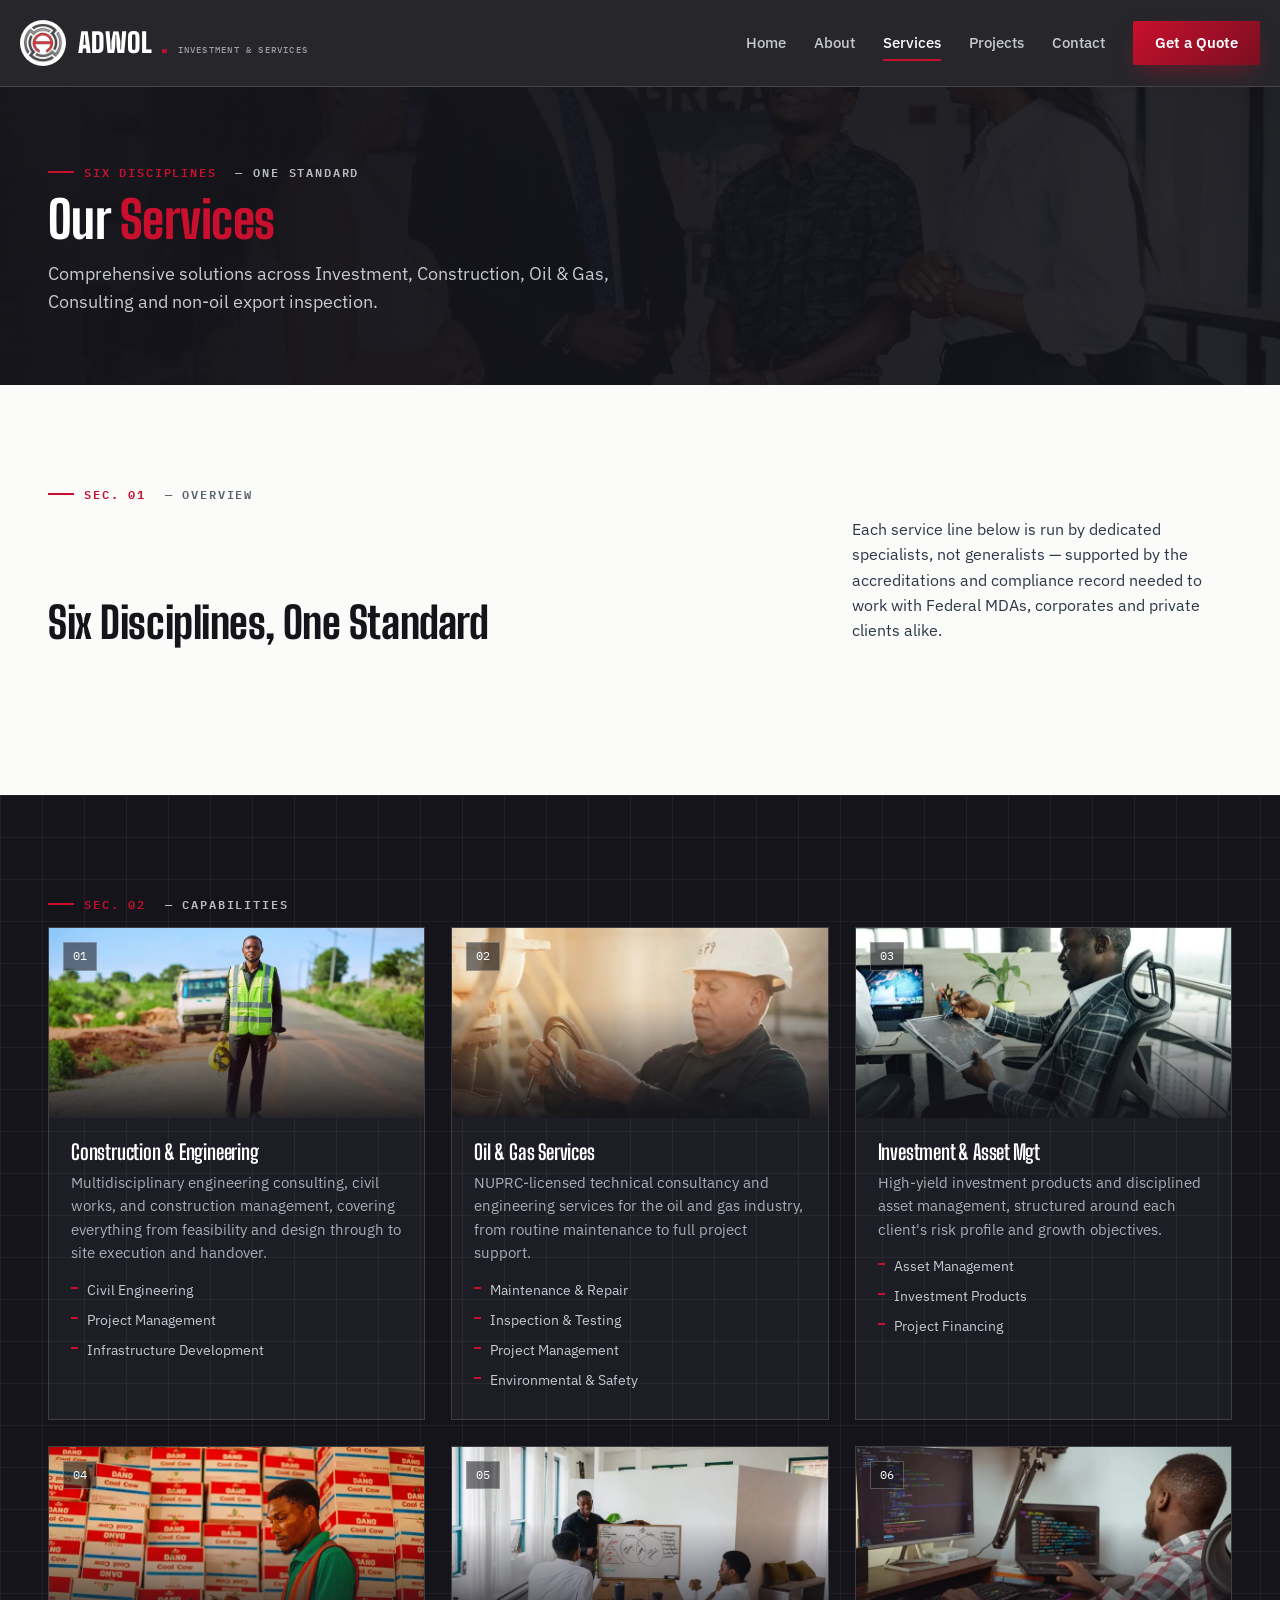
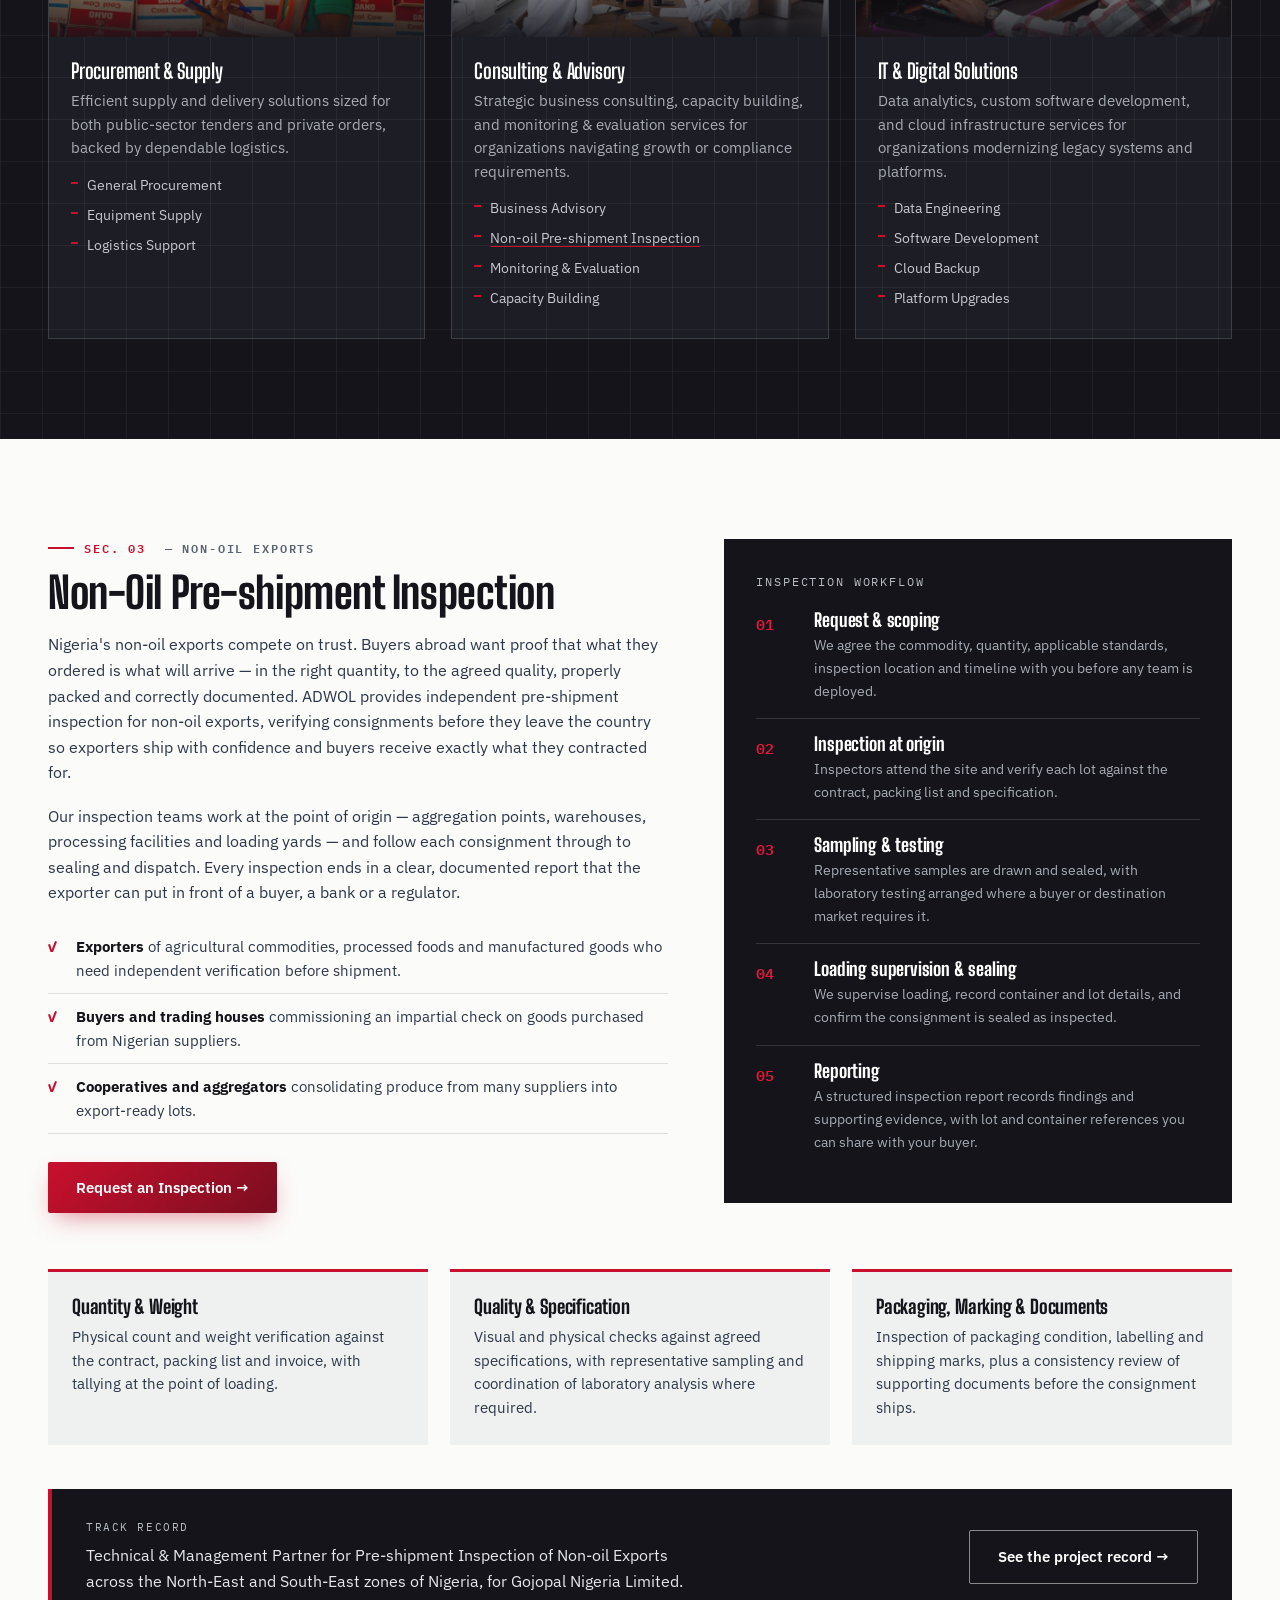
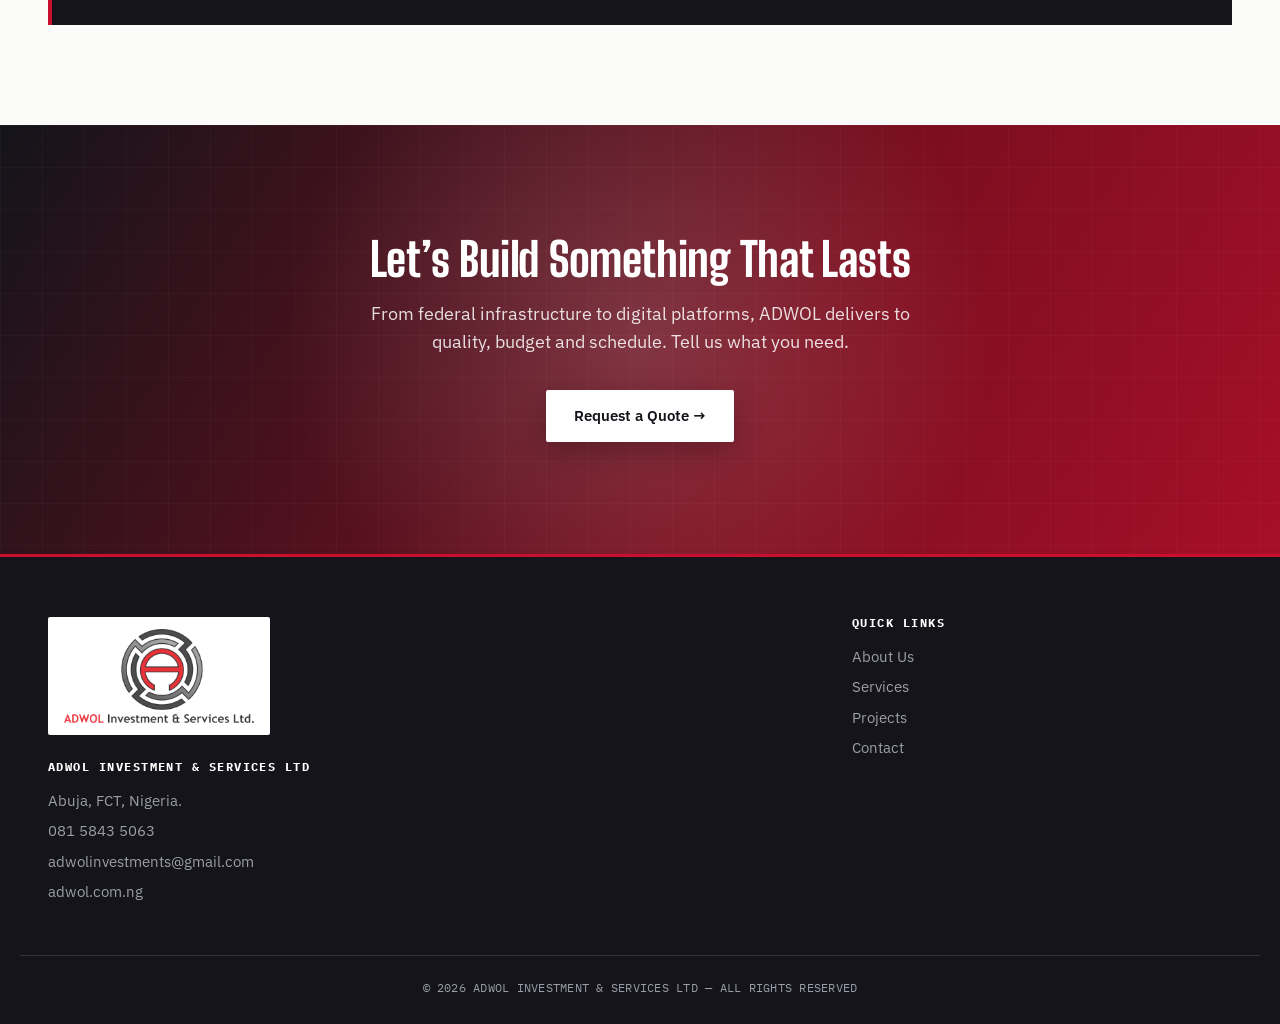
<file: services.html>
<!DOCTYPE html>
<html lang="en">
<head>
<meta charset="UTF-8">
<meta name="viewport" content="width=device-width, initial-scale=1.0">
<title>Our Services | ADWOL Investment &amp; Services Ltd</title>
<meta name="description" content="Explore ADWOL's services: Construction & Engineering, Oil & Gas, Investment & Asset Management, Procurement & Supply, Consulting & Advisory, IT & Digital Solutions, and independent non-oil pre-shipment inspection for exporters.">
<link rel="canonical" href="https://adwol.com.ng/services.html">

<link rel="icon" href="favicon.ico" sizes="48x48">
<link rel="icon" href="favicon-32x32.png" sizes="32x32" type="image/png">
<link rel="icon" href="favicon-16x16.png" sizes="16x16" type="image/png">
<link rel="apple-touch-icon" href="apple-touch-icon.png">
<link rel="manifest" href="site.webmanifest">
<meta name="theme-color" content="#14141a">

<meta property="og:type" content="website">
<meta property="og:site_name" content="ADWOL Investment & Services Ltd">
<meta property="og:title" content="Our Services | ADWOL Investment & Services Ltd">
<meta property="og:description" content="Comprehensive solutions across Investment, Construction, Oil & Gas, and Consulting.">
<meta property="og:url" content="https://adwol.com.ng/services.html">
<meta property="og:image" content="https://adwol.com.ng/assets/images/hero-services.jpg">
<meta name="twitter:card" content="summary_large_image">
<meta name="twitter:title" content="Our Services | ADWOL Investment & Services Ltd">
<meta name="twitter:image" content="https://adwol.com.ng/assets/images/hero-services.jpg">

<link rel="preconnect" href="https://fonts.googleapis.com">
<link rel="preconnect" href="https://fonts.gstatic.com" crossorigin>
<link href="https://fonts.googleapis.com/css2?family=Big+Shoulders+Display:wght@600;700;800;900&family=IBM+Plex+Sans:wght@400;500;600;700&family=IBM+Plex+Mono:wght@500;600&display=swap" rel="stylesheet">
<link rel="stylesheet" href="assets/css/style.css?v=2">

<script type="application/ld+json">
{
  "@context": "https://schema.org",
  "@type": "ItemList",
  "itemListElement": [
    { "@type": "Service", "position": 1, "name": "Construction & Engineering", "provider": { "@type": "Organization", "name": "ADWOL Investment & Services Ltd" } },
    { "@type": "Service", "position": 2, "name": "Oil & Gas Services", "provider": { "@type": "Organization", "name": "ADWOL Investment & Services Ltd" } },
    { "@type": "Service", "position": 3, "name": "Investment & Asset Management", "provider": { "@type": "Organization", "name": "ADWOL Investment & Services Ltd" } },
    { "@type": "Service", "position": 4, "name": "Procurement & Supply", "provider": { "@type": "Organization", "name": "ADWOL Investment & Services Ltd" } },
    { "@type": "Service", "position": 5, "name": "Consulting & Advisory", "provider": { "@type": "Organization", "name": "ADWOL Investment & Services Ltd" } },
    { "@type": "Service", "position": 6, "name": "IT & Digital Solutions", "provider": { "@type": "Organization", "name": "ADWOL Investment & Services Ltd" } },
    { "@type": "Service", "position": 7, "name": "Non-Oil Pre-shipment Inspection", "provider": { "@type": "Organization", "name": "ADWOL Investment & Services Ltd" } }
  ]
}
</script>
</head>
<body>

<a class="skip-link screen-reader-text" href="#main">Skip to content</a>

<header class="site-header">
    <div class="container bar">
        <div class="logo">
            <a href="index.html" rel="home">
                <picture><source srcset="assets/images/logo-emblem.webp" type="image/webp"><img class="logo-mark" src="assets/images/logo-emblem.png" width="46" height="46" alt=""></picture>
                <span class="logo-text">ADWOL<span class="dot">.</span><small>Investment &amp; Services</small></span>
            </a>
        </div>
        <button class="menu-toggle" aria-controls="primary-menu" aria-expanded="false"><span class="screen-reader-text">Menu</span>&#9776;</button>
        <nav class="main-nav" id="primary-menu" aria-label="Primary">
            <ul class="nav-links">
                <li><a href="index.html">Home</a></li>
                <li><a href="about.html">About</a></li>
                <li><a href="services.html" aria-current="page">Services</a></li>
                <li><a href="projects.html">Projects</a></li>
                <li><a href="contact.html">Contact</a></li>
            </ul>
            <a class="btn btn-primary nav-cta" href="contact.html">Get a Quote</a>
        </nav>
    </div>
</header>

<main id="main">

<section class="page-hero">
    <picture>
        <source srcset="assets/images/hero-services.webp" type="image/webp">
        <img class="page-hero-bg" src="assets/images/hero-services.jpg" alt="" aria-hidden="true" loading="eager">
    </picture>
    <div class="container">
        <div class="eyebrow on-dark"><span class="tag">SIX DISCIPLINES</span>&nbsp;— ONE STANDARD</div>
        <h1>Our <span>Services</span></h1>
        <p class="lead">Comprehensive solutions across Investment, Construction, Oil &amp; Gas, Consulting and non-oil export inspection.</p>
    </div>
</section>

<section class="about-content reveal">
    <div class="container">
        <div class="eyebrow"><span class="tag">SEC. 01</span>&nbsp;— OVERVIEW</div>
        <div class="section-head">
            <h2>Six Disciplines, One Standard</h2>
            <p class="desc">Each service line below is run by dedicated specialists, not generalists — supported by the accreditations and compliance record needed to work with Federal MDAs, corporates and private clients alike.</p>
        </div>
    </div>
</section>

<section class="services reveal">
    <div class="blueprint dark" style="opacity:0.35;"></div>
    <div class="container">
        <div class="eyebrow on-dark"><span class="tag">SEC. 02</span>&nbsp;— CAPABILITIES</div>
        <div class="service-grid-full">

            <div class="svc-card">
                <div class="media">
                    <picture><source srcset="assets/images/svc-construction-card.webp" type="image/webp"><img src="assets/images/svc-construction-card.jpg" width="800" height="571" alt="Construction & Engineering" loading="lazy"></picture>
                    <span class="idx">01</span>
                </div>
                <div class="body">
                    <h4>Construction &amp; Engineering</h4>
                    <p>Multidisciplinary engineering consulting, civil works, and construction management, covering everything from feasibility and design through to site execution and handover.</p>
                    <ul><li>Civil Engineering</li><li>Project Management</li><li>Infrastructure Development</li></ul>
                </div>
            </div>

            <div class="svc-card">
                <div class="media">
                    <picture><source srcset="assets/images/svc-oilgas-card.webp" type="image/webp"><img src="assets/images/svc-oilgas-card.jpg" width="800" height="533" alt="Oil & Gas Services" loading="lazy"></picture>
                    <span class="idx">02</span>
                </div>
                <div class="body">
                    <h4>Oil &amp; Gas Services</h4>
                    <p>NUPRC-licensed technical consultancy and engineering services for the oil and gas industry, from routine maintenance to full project support.</p>
                    <ul><li>Maintenance &amp; Repair</li><li>Inspection &amp; Testing</li><li>Project Management</li><li>Environmental &amp; Safety</li></ul>
                </div>
            </div>

            <div class="svc-card">
                <div class="media">
                    <picture><source srcset="assets/images/svc-investment-card.webp" type="image/webp"><img src="assets/images/svc-investment-card.jpg" width="800" height="534" alt="Investment & Asset Management" loading="lazy"></picture>
                    <span class="idx">03</span>
                </div>
                <div class="body">
                    <h4>Investment &amp; Asset Mgt</h4>
                    <p>High-yield investment products and disciplined asset management, structured around each client's risk profile and growth objectives.</p>
                    <ul><li>Asset Management</li><li>Investment Products</li><li>Project Financing</li></ul>
                </div>
            </div>

            <div class="svc-card">
                <div class="media">
                    <picture><source srcset="assets/images/svc-procurement-card.webp" type="image/webp"><img src="assets/images/svc-procurement-card.jpg" width="800" height="534" alt="Procurement & Supply" loading="lazy"></picture>
                    <span class="idx">04</span>
                </div>
                <div class="body">
                    <h4>Procurement &amp; Supply</h4>
                    <p>Efficient supply and delivery solutions sized for both public-sector tenders and private orders, backed by dependable logistics.</p>
                    <ul><li>General Procurement</li><li>Equipment Supply</li><li>Logistics Support</li></ul>
                </div>
            </div>

            <div class="svc-card">
                <div class="media">
                    <picture><source srcset="assets/images/svc-consulting-card.webp" type="image/webp"><img src="assets/images/svc-consulting-card.jpg" width="800" height="534" alt="Consulting & Advisory" loading="lazy"></picture>
                    <span class="idx">05</span>
                </div>
                <div class="body">
                    <h4>Consulting &amp; Advisory</h4>
                    <p>Strategic business consulting, capacity building, and monitoring &amp; evaluation services for organizations navigating growth or compliance requirements.</p>
                    <ul><li>Business Advisory</li><li><a href="#preshipment">Non-oil Pre-shipment Inspection</a></li><li>Monitoring &amp; Evaluation</li><li>Capacity Building</li></ul>
                </div>
            </div>

            <div class="svc-card">
                <div class="media">
                    <picture><source srcset="assets/images/svc-it-card.webp" type="image/webp"><img src="assets/images/svc-it-card.jpg" width="800" height="534" alt="IT & Digital Solutions" loading="lazy"></picture>
                    <span class="idx">06</span>
                </div>
                <div class="body">
                    <h4>IT &amp; Digital Solutions</h4>
                    <p>Data analytics, custom software development, and cloud infrastructure services for organizations modernizing legacy systems and platforms.</p>
                    <ul><li>Data Engineering</li><li>Software Development</li><li>Cloud Backup</li><li>Platform Upgrades</li></ul>
                </div>
            </div>

        </div>
    </div>
</section>

<!-- ==================== NON-OIL PRE-SHIPMENT INSPECTION ==================== -->
<section class="preship reveal" id="preshipment">
    <div class="container">
        <div class="preship-grid">
            <div class="preship-copy">
                <div class="eyebrow"><span class="tag">SEC. 03</span>&nbsp;— NON-OIL EXPORTS</div>
                <h2>Non-Oil Pre-shipment Inspection</h2>
                <p>Nigeria's non-oil exports compete on trust. Buyers abroad want proof that what they ordered is what will arrive — in the right quantity, to the agreed quality, properly packed and correctly documented. ADWOL provides independent pre-shipment inspection for non-oil exports, verifying consignments before they leave the country so exporters ship with confidence and buyers receive exactly what they contracted for.</p>
                <p>Our inspection teams work at the point of origin — aggregation points, warehouses, processing facilities and loading yards — and follow each consignment through to sealing and dispatch. Every inspection ends in a clear, documented report that the exporter can put in front of a buyer, a bank or a regulator.</p>
                <ul class="check-list">
                    <li><strong>Exporters</strong> of agricultural commodities, processed foods and manufactured goods who need independent verification before shipment.</li>
                    <li><strong>Buyers and trading houses</strong> commissioning an impartial check on goods purchased from Nigerian suppliers.</li>
                    <li><strong>Cooperatives and aggregators</strong> consolidating produce from many suppliers into export-ready lots.</li>
                </ul>
                <a href="contact.html" class="btn btn-primary">Request an Inspection →</a>
            </div>

            <aside class="spec-panel" aria-label="Inspection workflow">
                <div class="blueprint dark"></div>
                <span class="panel-label">Inspection workflow</span>
                <ol class="step-list">
                    <li><span class="n">01</span><div><h4>Request &amp; scoping</h4><p>We agree the commodity, quantity, applicable standards, inspection location and timeline with you before any team is deployed.</p></div></li>
                    <li><span class="n">02</span><div><h4>Inspection at origin</h4><p>Inspectors attend the site and verify each lot against the contract, packing list and specification.</p></div></li>
                    <li><span class="n">03</span><div><h4>Sampling &amp; testing</h4><p>Representative samples are drawn and sealed, with laboratory testing arranged where a buyer or destination market requires it.</p></div></li>
                    <li><span class="n">04</span><div><h4>Loading supervision &amp; sealing</h4><p>We supervise loading, record container and lot details, and confirm the consignment is sealed as inspected.</p></div></li>
                    <li><span class="n">05</span><div><h4>Reporting</h4><p>A structured inspection report records findings and supporting evidence, with lot and container references you can share with your buyer.</p></div></li>
                </ol>
            </aside>
        </div>

        <div class="verify-grid">
            <div class="verify-card"><h4>Quantity &amp; Weight</h4><p>Physical count and weight verification against the contract, packing list and invoice, with tallying at the point of loading.</p></div>
            <div class="verify-card"><h4>Quality &amp; Specification</h4><p>Visual and physical checks against agreed specifications, with representative sampling and coordination of laboratory analysis where required.</p></div>
            <div class="verify-card"><h4>Packaging, Marking &amp; Documents</h4><p>Inspection of packaging condition, labelling and shipping marks, plus a consistency review of supporting documents before the consignment ships.</p></div>
        </div>

        <div class="track-callout">
            <div>
                <span class="k">Track record</span>
                <p>Technical &amp; Management Partner for Pre-shipment Inspection of Non-oil Exports across the North-East and South-East zones of Nigeria, for Gojopal Nigeria Limited.</p>
            </div>
            <a href="projects.html" class="btn btn-outline-dark on-dark">See the project record →</a>
        </div>
    </div>
</section>

<!-- ==================== CTA BAND ==================== -->
<section class="cta-band reveal">
    <div class="glow"></div>
    <div class="blueprint dark" style="opacity:0.2;"></div>
    <div class="container">
        <h2>Let&rsquo;s Build Something That Lasts</h2>
        <p>From federal infrastructure to digital platforms, ADWOL delivers to quality, budget and schedule. Tell us what you need.</p>
        <a href="contact.html" class="btn btn-primary" style="background:#fff;color:var(--ink);box-shadow:0 10px 30px rgba(0,0,0,0.25);">Request a Quote →</a>
    </div>
</section>

</main>

<footer class="site-footer">
    <div class="container foot-grid">
        <div>
            <a href="index.html" class="footer-logo" aria-label="ADWOL Investment &amp; Services Ltd — home"><picture><source srcset="assets/images/logo-full.webp" type="image/webp"><img src="assets/images/logo-full.png" width="220" height="109" alt="ADWOL Investment &amp; Services Ltd" loading="lazy"></picture></a>
            <h4>ADWOL Investment &amp; Services Ltd</h4>
            <p>Abuja, FCT, Nigeria.</p>
            <a href="tel:08158435063">081 5843 5063</a>
            <a href="mailto:adwolinvestments@gmail.com">adwolinvestments@gmail.com</a>
            <p>adwol.com.ng</p>
        </div>
        <div>
            <h4>Quick Links</h4>
            <a href="about.html">About Us</a>
            <a href="services.html">Services</a>
            <a href="projects.html">Projects</a>
            <a href="contact.html">Contact</a>
        </div>
    </div>
    <div class="container copyright">© 2026 ADWOL INVESTMENT &amp; SERVICES LTD — ALL RIGHTS RESERVED</div>
</footer>

<script src="assets/js/main.js?v=2" defer></script>
<script data-goatcounter="https://adwol.goatcounter.com/count" async src="//gc.zgo.at/count.js"></script>
</body>
</html>
</file>
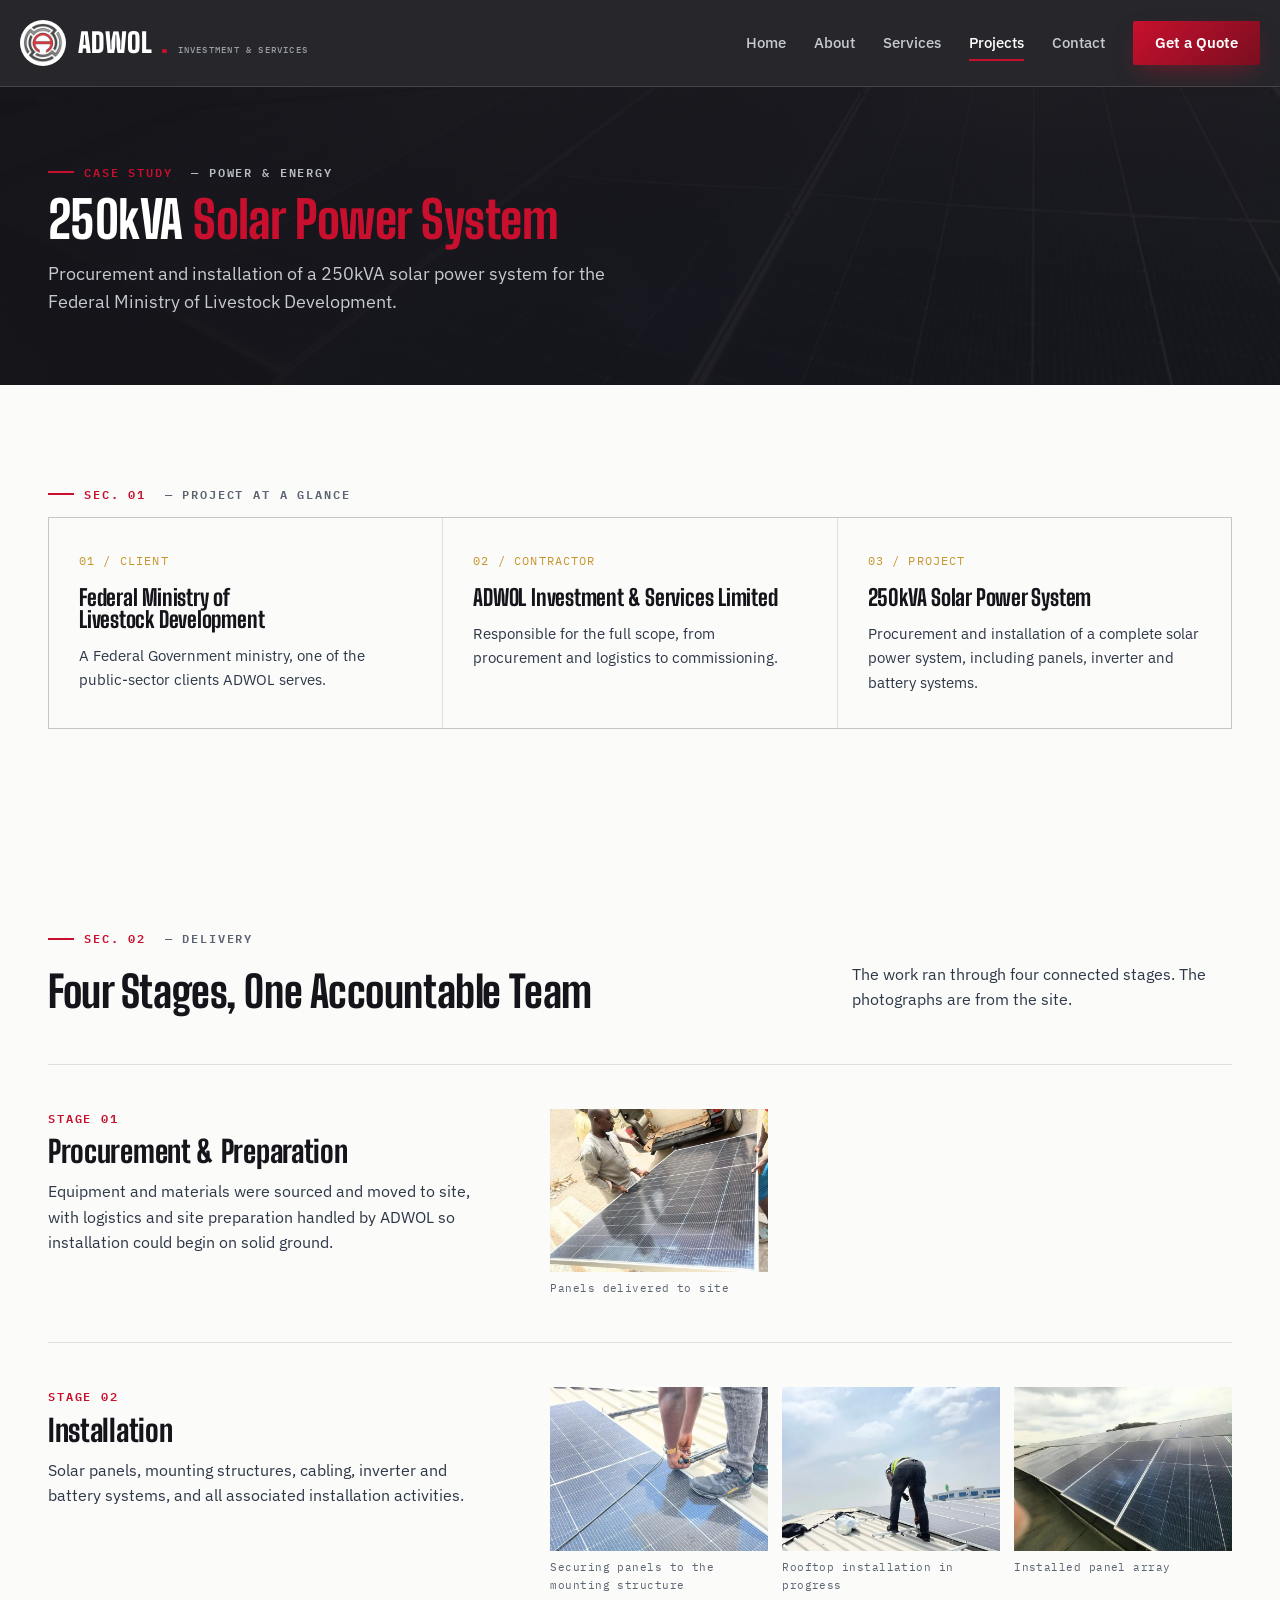
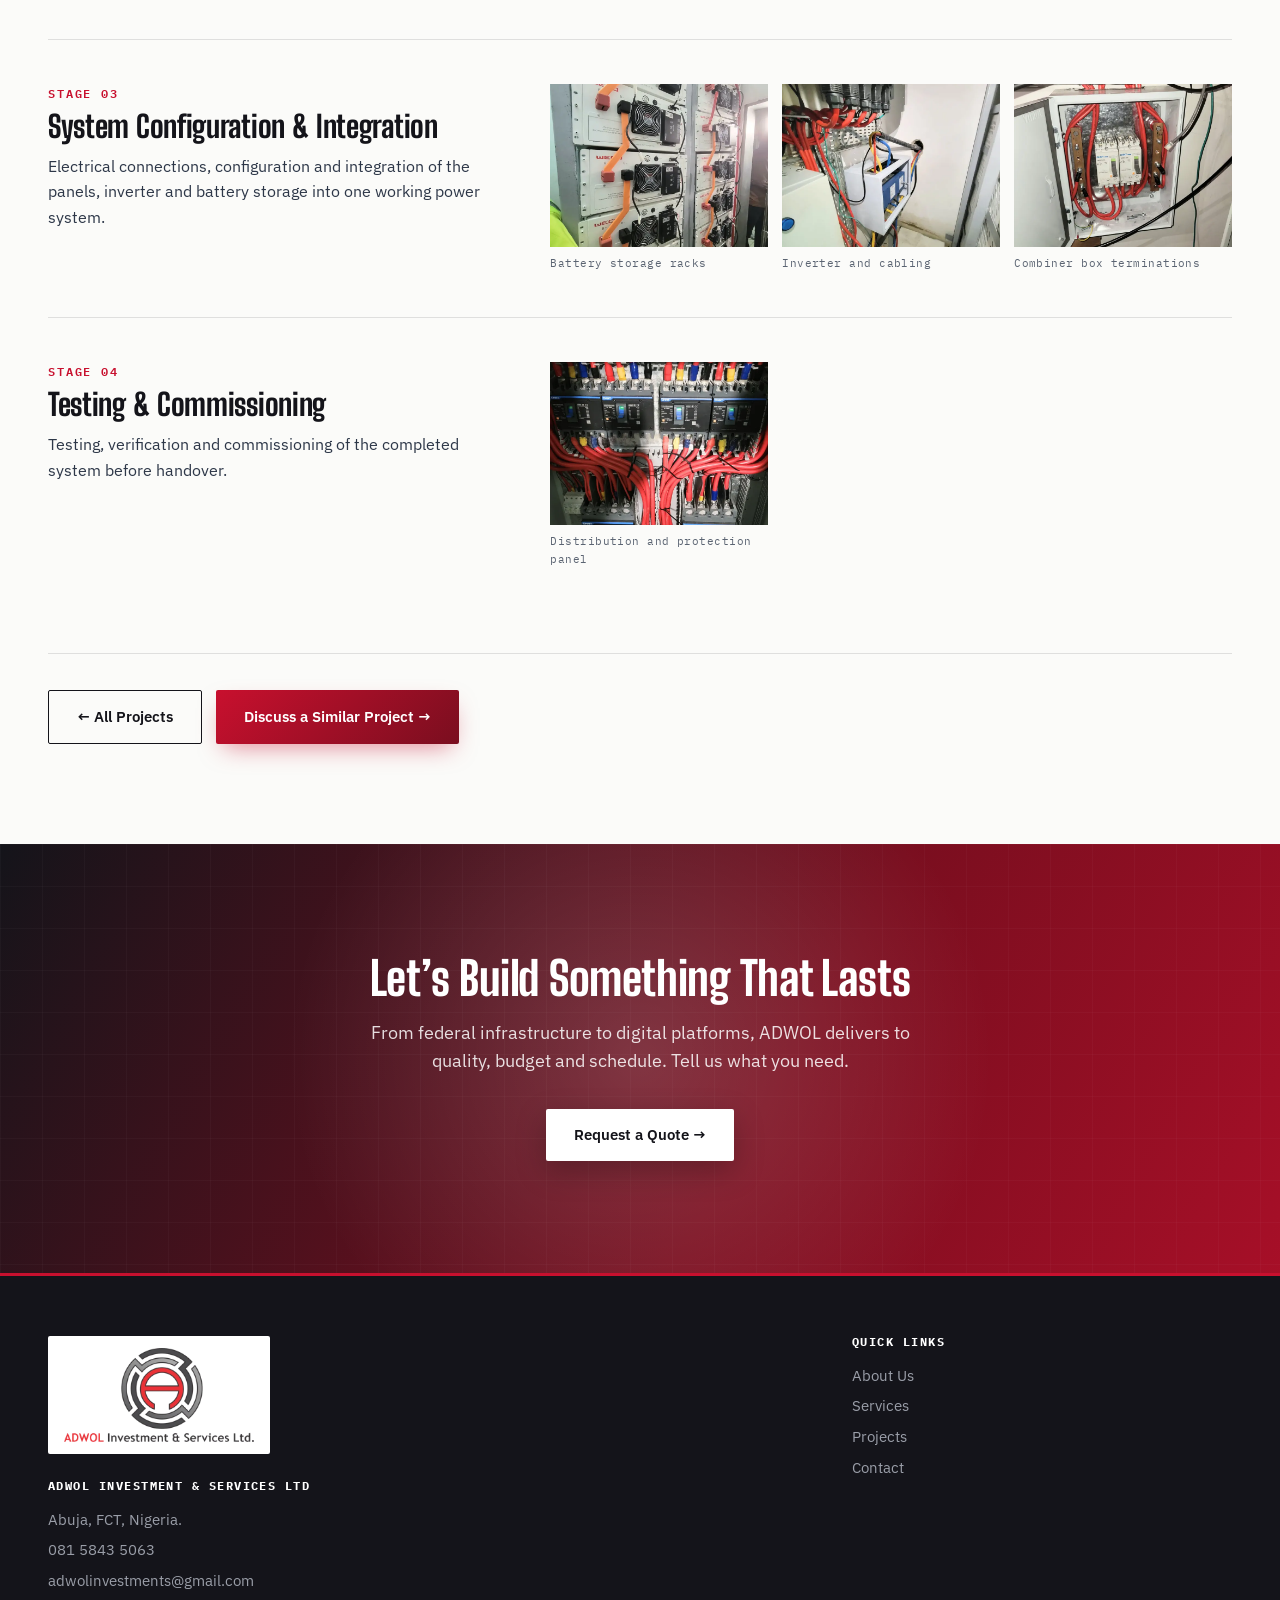
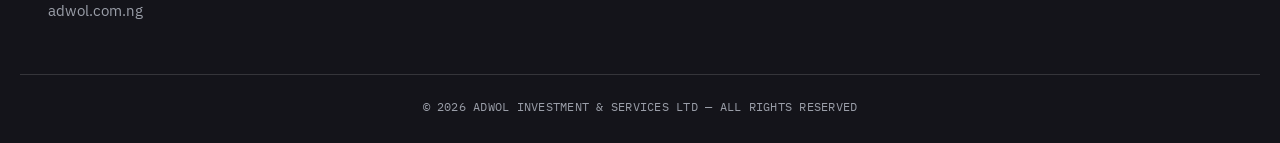
<file: solar-250kva-case-study.html>
<!DOCTYPE html>
<html lang="en">
<head>
<meta charset="UTF-8">
<meta name="viewport" content="width=device-width, initial-scale=1.0">
<title>250kVA Solar Power System | ADWOL Case Study</title>
<meta name="description" content="Case study: ADWOL procured and installed a 250kVA solar power system for the Federal Ministry of Livestock Development — from equipment and logistics through installation, integration and commissioning.">
<link rel="canonical" href="https://adwol.com.ng/solar-250kva-case-study.html">

<link rel="icon" href="favicon.ico" sizes="48x48">
<link rel="icon" href="favicon-32x32.png" sizes="32x32" type="image/png">
<link rel="icon" href="favicon-16x16.png" sizes="16x16" type="image/png">
<link rel="apple-touch-icon" href="apple-touch-icon.png">
<link rel="manifest" href="site.webmanifest">
<meta name="theme-color" content="#14141a">

<meta property="og:type" content="article">
<meta property="og:site_name" content="ADWOL Investment & Services Ltd">
<meta property="og:title" content="250kVA Solar Power System | ADWOL Case Study">
<meta property="og:description" content="Procurement and installation of a 250kVA solar power system for the Federal Ministry of Livestock Development.">
<meta property="og:url" content="https://adwol.com.ng/solar-250kva-case-study.html">
<meta property="og:image" content="https://adwol.com.ng/assets/images/sol250-hero.jpg">
<meta name="twitter:card" content="summary_large_image">
<meta name="twitter:title" content="250kVA Solar Power System | ADWOL Case Study">
<meta name="twitter:image" content="https://adwol.com.ng/assets/images/sol250-hero.jpg">

<link rel="preconnect" href="https://fonts.googleapis.com">
<link rel="preconnect" href="https://fonts.gstatic.com" crossorigin>
<link href="https://fonts.googleapis.com/css2?family=Big+Shoulders+Display:wght@600;700;800;900&family=IBM+Plex+Sans:wght@400;500;600;700&family=IBM+Plex+Mono:wght@500;600&display=swap" rel="stylesheet">
<link rel="stylesheet" href="assets/css/style.css?v=2">

<script type="application/ld+json">
{
  "@context": "https://schema.org",
  "@type": "BreadcrumbList",
  "itemListElement": [
    { "@type": "ListItem", "position": 1, "name": "Home", "item": "https://adwol.com.ng/" },
    { "@type": "ListItem", "position": 2, "name": "Projects", "item": "https://adwol.com.ng/projects.html" },
    { "@type": "ListItem", "position": 3, "name": "250kVA Solar Power System", "item": "https://adwol.com.ng/solar-250kva-case-study.html" }
  ]
}
</script>
</head>
<body>

<a class="skip-link screen-reader-text" href="#main">Skip to content</a>

<header class="site-header">
    <div class="container bar">
        <div class="logo">
            <a href="index.html" rel="home">
                <picture><source srcset="assets/images/logo-emblem.webp" type="image/webp"><img class="logo-mark" src="assets/images/logo-emblem.png" width="46" height="46" alt=""></picture>
                <span class="logo-text">ADWOL<span class="dot">.</span><small>Investment &amp; Services</small></span>
            </a>
        </div>
        <button class="menu-toggle" aria-controls="primary-menu" aria-expanded="false"><span class="screen-reader-text">Menu</span>&#9776;</button>
        <nav class="main-nav" id="primary-menu" aria-label="Primary">
            <ul class="nav-links">
                <li><a href="index.html">Home</a></li>
                <li><a href="about.html">About</a></li>
                <li><a href="services.html">Services</a></li>
                <li><a href="projects.html" aria-current="page">Projects</a></li>
                <li><a href="contact.html">Contact</a></li>
            </ul>
            <a class="btn btn-primary nav-cta" href="contact.html">Get a Quote</a>
        </nav>
    </div>
</header>

<main id="main">

<section class="page-hero">
    <picture>
        <source srcset="assets/images/sol250-hero.webp" type="image/webp">
        <img class="page-hero-bg" src="assets/images/sol250-hero.jpg" alt="" aria-hidden="true" loading="eager">
    </picture>
    <div class="container">
        <div class="eyebrow on-dark"><span class="tag">CASE STUDY</span>&nbsp;— POWER &amp; ENERGY</div>
        <h1>250kVA <span>Solar Power System</span></h1>
        <p class="lead">Procurement and installation of a 250kVA solar power system for the Federal Ministry of Livestock Development.</p>
    </div>
</section>

<section class="about-content reveal">
    <div class="container">
        <div class="eyebrow"><span class="tag">SEC. 01</span>&nbsp;— PROJECT AT A GLANCE</div>
        <div class="dossier-grid">
            <div class="dossier-card"><span class="idx">01 / CLIENT</span><h3>Federal Ministry of Livestock Development</h3><p>A Federal Government ministry, one of the public-sector clients ADWOL serves.</p></div>
            <div class="dossier-card"><span class="idx">02 / CONTRACTOR</span><h3>ADWOL Investment &amp; Services Limited</h3><p>Responsible for the full scope, from procurement and logistics to commissioning.</p></div>
            <div class="dossier-card"><span class="idx">03 / PROJECT</span><h3>250kVA Solar Power System</h3><p>Procurement and installation of a complete solar power system, including panels, inverter and battery systems.</p></div>
        </div>
    </div>
</section>

<section class="case-stages reveal">
    <div class="container">
        <div class="eyebrow"><span class="tag">SEC. 02</span>&nbsp;— DELIVERY</div>
        <div class="section-head">
            <h2>Four Stages, One Accountable Team</h2>
            <p class="desc">The work ran through four connected stages. The photographs are from the site.</p>
        </div>

        <div class="stage">
            <div class="stage-copy">
                <span class="n">STAGE 01</span>
                <h3>Procurement &amp; Preparation</h3>
                <p>Equipment and materials were sourced and moved to site, with logistics and site preparation handled by ADWOL so installation could begin on solid ground.</p>
            </div>
            <div class="stage-media">
                <figure class="frame hover-only"><span class="corner c-tl"></span><span class="corner c-tr"></span><span class="corner c-bl"></span><span class="corner c-br"></span>
                    <picture><source srcset="assets/images/sol250-delivery.webp" type="image/webp"><img src="assets/images/sol250-delivery.jpg" width="800" height="600" alt="Solar panels being unloaded from a vehicle at the project site" loading="lazy"></picture>
                    <figcaption>Panels delivered to site</figcaption></figure>
            </div>
        </div>

        <div class="stage">
            <div class="stage-copy">
                <span class="n">STAGE 02</span>
                <h3>Installation</h3>
                <p>Solar panels, mounting structures, cabling, inverter and battery systems, and all associated installation activities.</p>
            </div>
            <div class="stage-media">
                <figure class="frame hover-only"><span class="corner c-tl"></span><span class="corner c-tr"></span><span class="corner c-bl"></span><span class="corner c-br"></span>
                    <picture><source srcset="assets/images/sol250-fixing.webp" type="image/webp"><img src="assets/images/sol250-fixing.jpg" width="800" height="600" alt="Technicians securing a solar panel on its mounting structure" loading="lazy"></picture>
                    <figcaption>Securing panels to the mounting structure</figcaption></figure>
                <figure class="frame hover-only"><span class="corner c-tl"></span><span class="corner c-tr"></span><span class="corner c-bl"></span><span class="corner c-br"></span>
                    <picture><source srcset="assets/images/sol250-roof.webp" type="image/webp"><img src="assets/images/sol250-roof.jpg" width="800" height="600" alt="Installer working on a rooftop solar array" loading="lazy"></picture>
                    <figcaption>Rooftop installation in progress</figcaption></figure>
                <figure class="frame hover-only"><span class="corner c-tl"></span><span class="corner c-tr"></span><span class="corner c-bl"></span><span class="corner c-br"></span>
                    <picture><source srcset="assets/images/sol250-array.webp" type="image/webp"><img src="assets/images/sol250-array.jpg" width="800" height="600" alt="Installed rows of solar panels" loading="lazy"></picture>
                    <figcaption>Installed panel array</figcaption></figure>
            </div>
        </div>

        <div class="stage">
            <div class="stage-copy">
                <span class="n">STAGE 03</span>
                <h3>System Configuration &amp; Integration</h3>
                <p>Electrical connections, configuration and integration of the panels, inverter and battery storage into one working power system.</p>
            </div>
            <div class="stage-media">
                <figure class="frame hover-only"><span class="corner c-tl"></span><span class="corner c-tr"></span><span class="corner c-bl"></span><span class="corner c-br"></span>
                    <picture><source srcset="assets/images/sol250-batteries.webp" type="image/webp"><img src="assets/images/sol250-batteries.jpg" width="800" height="600" alt="Rack-mounted battery storage modules with wiring" loading="lazy"></picture>
                    <figcaption>Battery storage racks</figcaption></figure>
                <figure class="frame hover-only"><span class="corner c-tl"></span><span class="corner c-tr"></span><span class="corner c-bl"></span><span class="corner c-br"></span>
                    <picture><source srcset="assets/images/sol250-inverter.webp" type="image/webp"><img src="assets/images/sol250-inverter.jpg" width="800" height="600" alt="Inverter and cabling installed on a wall" loading="lazy"></picture>
                    <figcaption>Inverter and cabling</figcaption></figure>
                <figure class="frame hover-only"><span class="corner c-tl"></span><span class="corner c-tr"></span><span class="corner c-bl"></span><span class="corner c-br"></span>
                    <picture><source srcset="assets/images/sol250-combiner.webp" type="image/webp"><img src="assets/images/sol250-combiner.jpg" width="800" height="600" alt="Combiner box with terminated red cabling" loading="lazy"></picture>
                    <figcaption>Combiner box terminations</figcaption></figure>
            </div>
        </div>

        <div class="stage">
            <div class="stage-copy">
                <span class="n">STAGE 04</span>
                <h3>Testing &amp; Commissioning</h3>
                <p>Testing, verification and commissioning of the completed system before handover.</p>
            </div>
            <div class="stage-media">
                <figure class="frame hover-only"><span class="corner c-tl"></span><span class="corner c-tr"></span><span class="corner c-bl"></span><span class="corner c-br"></span>
                    <picture><source srcset="assets/images/sol250-breakers.webp" type="image/webp"><img src="assets/images/sol250-breakers.jpg" width="800" height="600" alt="Distribution and protection panel with labelled circuit breakers" loading="lazy"></picture>
                    <figcaption>Distribution and protection panel</figcaption></figure>
            </div>
        </div>

        <div class="case-actions">
            <a href="projects.html" class="btn btn-outline-dark">← All Projects</a>
            <a href="contact.html" class="btn btn-primary">Discuss a Similar Project →</a>
        </div>
    </div>
</section>

<section class="cta-band reveal">
    <div class="glow"></div>
    <div class="blueprint dark" style="opacity:0.2;"></div>
    <div class="container">
        <h2>Let&rsquo;s Build Something That Lasts</h2>
        <p>From federal infrastructure to digital platforms, ADWOL delivers to quality, budget and schedule. Tell us what you need.</p>
        <a href="contact.html" class="btn btn-primary" style="background:#fff;color:var(--ink);box-shadow:0 10px 30px rgba(0,0,0,0.25);">Request a Quote →</a>
    </div>
</section>

</main>

<footer class="site-footer">
    <div class="container foot-grid">
        <div>
            <a href="index.html" class="footer-logo" aria-label="ADWOL Investment &amp; Services Ltd — home"><picture><source srcset="assets/images/logo-full.webp" type="image/webp"><img src="assets/images/logo-full.png" width="220" height="109" alt="ADWOL Investment &amp; Services Ltd" loading="lazy"></picture></a>
            <h4>ADWOL Investment &amp; Services Ltd</h4>
            <p>Abuja, FCT, Nigeria.</p>
            <a href="tel:08158435063">081 5843 5063</a>
            <a href="mailto:adwolinvestments@gmail.com">adwolinvestments@gmail.com</a>
            <p>adwol.com.ng</p>
        </div>
        <div>
            <h4>Quick Links</h4>
            <a href="about.html">About Us</a>
            <a href="services.html">Services</a>
            <a href="projects.html">Projects</a>
            <a href="contact.html">Contact</a>
        </div>
    </div>
    <div class="container copyright">© 2026 ADWOL INVESTMENT &amp; SERVICES LTD — ALL RIGHTS RESERVED</div>
</footer>

<script src="assets/js/main.js?v=2" defer></script>
<script data-goatcounter="https://adwol.goatcounter.com/count" async src="//gc.zgo.at/count.js"></script>
</body>
</html>
</file>
<file: assets/css/style.css>
/*
  ADWOL Investment & Services Ltd — "Blueprint" system
  https://adwol.com.ng
*/

:root{
  --ink:#14141a;
  --ink-2:#1d1d25;
  --draft:#eef1ef;
  --draft-2:#e3e7e3;
  --paper:#fbfbf9;
  --signal:#c8102e;
  --signal-2:#e2183a;
  --rust:#7a0e1f;
  --steel:#2d3748;
  --steel-soft:#5b6472;
  --brass:#c6952e;
  --line: rgba(20,20,26,0.12);
  --line-on-dark: rgba(255,255,255,0.14);
  --font-display:'Big Shoulders Display', 'Arial Narrow', sans-serif;
  --font-body:'IBM Plex Sans', -apple-system, 'Segoe UI', sans-serif;
  --font-mono:'IBM Plex Mono', 'Courier New', monospace;
}
*{margin:0;padding:0;box-sizing:border-box;}
html{scroll-behavior:smooth;}
body{
  background:var(--paper);
  color:var(--ink);
  font-family:var(--font-body);
  line-height:1.6;
  -webkit-font-smoothing:antialiased;
  text-rendering:optimizeLegibility;
}
img{max-width:100%;height:auto;display:block;}
.container{max-width:1240px;margin:0 auto;padding:0 28px;}
a{color:inherit;}

a:focus-visible,
button:focus-visible,
input:focus-visible,
textarea:focus-visible{outline:3px solid var(--signal);outline-offset:2px;}

@media (prefers-reduced-motion: reduce){
  html{scroll-behavior:auto;}
  *{animation-duration:0.001ms !important;transition-duration:0.001ms !important;}
}

h1,h2,h3,h4{font-family:var(--font-display);color:var(--ink);font-weight:800;line-height:0.98;letter-spacing:-0.01em;text-wrap:balance;}
h1{font-size:3.6rem;}
h2{font-size:2.7rem;}
h3{font-size:1.5rem;}

.eyebrow{
  display:flex;align-items:center;gap:10px;
  font-family:var(--font-mono);font-size:0.72rem;font-weight:600;
  letter-spacing:0.16em;text-transform:uppercase;color:var(--steel-soft);
  margin-bottom:14px;
}
.eyebrow .tag{color:var(--signal);}
.eyebrow::before{content:"";width:26px;height:2px;background:var(--signal);flex:none;}
.eyebrow.on-dark{color:#b9bcc4;}

.section-head{display:flex;justify-content:space-between;align-items:flex-end;gap:24px;margin-bottom:52px;flex-wrap:wrap;}
.section-head .desc{max-width:380px;color:var(--steel);font-size:0.98rem;}
.section-head.on-dark .desc{color:#a8acb5;}

/* ---------- accessibility helpers ---------- */
.screen-reader-text{
  border:0;clip:rect(1px,1px,1px,1px);clip-path:inset(50%);height:1px;margin:-1px;
  overflow:hidden;padding:0;position:absolute;width:1px;word-wrap:normal !important;
}
.skip-link:focus{
  background:var(--paper);color:var(--ink);clip:auto;clip-path:none;display:block;height:auto;
  left:6px;padding:12px 24px;top:6px;width:auto;z-index:100000;border-radius:2px;font-weight:600;
}

/* ---------- buttons ---------- */
.btn{
  font-family:var(--font-body);font-weight:600;font-size:0.92rem;
  display:inline-flex;align-items:center;gap:8px;
  padding:14px 28px;border-radius:2px;text-decoration:none;cursor:pointer;border:none;
}
.btn-primary{
  position:relative;overflow:hidden;color:#fff;
  background:linear-gradient(135deg, var(--signal), var(--rust));
  box-shadow:0 10px 24px -8px rgba(200,16,46,0.5);
  transition:transform .25s ease, box-shadow .25s ease;
}
.btn-primary:hover{transform:translateY(-2px);box-shadow:0 14px 30px -8px rgba(200,16,46,0.65);}
.btn-primary::before{
  content:"";position:absolute;inset:0;
  background:linear-gradient(115deg,transparent 20%,rgba(255,255,255,0.35) 40%,transparent 60%);
  transform:translateX(-120%);transition:transform .6s ease;
}
.btn-primary:hover::before{transform:translateX(120%);}
.btn-primary.on-light{background:linear-gradient(135deg, var(--ink), #000);}
.btn-ghost{color:#fff;border:1.5px solid rgba(255,255,255,0.35);background:transparent;transition:border-color .25s ease, background .25s ease;}
.btn-ghost:hover{border-color:#fff;background:rgba(255,255,255,0.08);}
.btn-outline-dark{color:var(--ink);border:1.5px solid var(--ink);background:transparent;transition:background .25s ease,color .25s ease;font-weight:600;}
.btn-outline-dark:hover{background:var(--ink);color:#fff;}
.btn-outline-dark.on-dark{color:#fff;border-color:rgba(255,255,255,0.5);}
.btn-outline-dark.on-dark:hover{background:#fff;color:var(--ink);}
.btn-block{width:100%;justify-content:center;}

/* ---------- ambient blueprint grid ---------- */
.blueprint{
  position:absolute;inset:0;
  background-image:
    linear-gradient(var(--line) 1px, transparent 1px),
    linear-gradient(90deg, var(--line) 1px, transparent 1px);
  background-size:42px 42px;
  opacity:0.5;
  animation:drift 70s linear infinite;
  pointer-events:none;
}
.blueprint.dark{
  background-image:
    linear-gradient(var(--line-on-dark) 1px, transparent 1px),
    linear-gradient(90deg, var(--line-on-dark) 1px, transparent 1px);
}
@keyframes drift{ from{background-position:0 0;} to{background-position:420px 420px;} }

/* ---------- corner brackets (CAD-style select frame) ---------- */
.frame{position:relative;}
.frame .corner{position:absolute;width:22px;height:22px;border-color:var(--signal);opacity:0.65;transition:width .35s ease,height .35s ease,opacity .35s ease;z-index:3;}
.frame .c-tl{top:-1px;left:-1px;border-top:3px solid;border-left:3px solid;}
.frame .c-tr{top:-1px;right:-1px;border-top:3px solid;border-right:3px solid;}
.frame .c-bl{bottom:-1px;left:-1px;border-bottom:3px solid;border-left:3px solid;}
.frame .c-br{bottom:-1px;right:-1px;border-bottom:3px solid;border-right:3px solid;}
.frame.hover-only .corner{opacity:0;width:12px;height:12px;}
.frame.hover-only:hover .corner,
.frame.hover-only:focus-within .corner{opacity:1;width:26px;height:26px;}

/* ---------- header ---------- */
.site-header{
  position:sticky;top:0;z-index:100;
  background:rgba(20,20,26,0.92);
  border-bottom:1px solid var(--line-on-dark);
}
.site-header .bar{display:flex;align-items:center;justify-content:space-between;padding:20px 0;transition:padding .3s ease;}
.site-header.is-scrolled{background:rgba(20,20,26,0.88);backdrop-filter:blur(10px) saturate(140%);box-shadow:0 8px 30px rgba(0,0,0,0.28);}
.site-header.is-scrolled .bar{padding:13px 0;}
.logo{font-family:var(--font-display);font-weight:900;font-size:1.7rem;color:#fff;letter-spacing:0.01em;display:flex;align-items:baseline;gap:9px;}
.logo a{color:inherit;text-decoration:none;display:flex;align-items:center;gap:12px;}
.logo-mark{width:46px;height:46px;background:#fff;border-radius:50%;padding:3px;flex:none;}
.logo-text{display:flex;align-items:baseline;gap:9px;}
.site-header.is-scrolled .logo-mark{width:40px;height:40px;}
.logo-mark{transition:width .3s ease,height .3s ease;}
.footer-logo{display:inline-block;background:#fff;padding:12px 16px;margin-bottom:18px;border-radius:2px;}
.footer-logo img{width:190px;height:auto;}
.svc-card li a{color:inherit;text-decoration:underline;text-decoration-color:var(--signal);text-underline-offset:3px;}
.svc-card li a:hover{color:#fff;}
.logo .dot{color:var(--signal);}
.logo small{font-family:var(--font-mono);font-size:0.58rem;letter-spacing:0.13em;color:#9a9ea8;text-transform:uppercase;font-weight:500;}

.main-nav{display:flex;align-items:center;gap:28px;}
.nav-links{display:flex;align-items:center;gap:28px;list-style:none;}
.nav-links a{
  position:relative;color:#c7c9d1;text-decoration:none;font-size:0.92rem;font-weight:500;padding:4px 0;display:inline-block;
}
.nav-links a::after{content:"";position:absolute;left:0;bottom:-2px;height:2px;width:0;background:var(--signal);transition:width .28s ease;}
.nav-links a:hover{color:#fff;}
.nav-links a:hover::after,
.nav-links a[aria-current="page"]::after{width:100%;}
.nav-links a[aria-current="page"]{color:#fff;}
.nav-cta{padding:10px 22px;}

.menu-toggle{
  display:none;background:transparent;border:1px solid rgba(255,255,255,0.3);color:#fff;
  padding:9px 14px;border-radius:2px;font-size:1.05rem;cursor:pointer;line-height:1;
}

/* ---------- hero (home) ---------- */
.hero{position:relative;overflow:hidden;background:var(--draft);padding:88px 0 76px;}
.hero-grid{position:relative;z-index:2;display:grid;grid-template-columns:1.06fr 0.94fr;gap:64px;align-items:center;}
.hero .eyebrow{opacity:0;animation:rise .7s ease .1s forwards;}
.hero h1{font-size:4.4rem;opacity:0;animation:rise .8s ease .22s forwards;}
.hero h1 .line2{color:var(--signal);display:block;}
.hero p.lead{font-family:var(--font-body);font-size:1.14rem;color:var(--steel);max-width:520px;margin:22px 0 32px;opacity:0;animation:rise .8s ease .38s forwards;}
.hero .cta-row{display:flex;gap:14px;flex-wrap:wrap;opacity:0;animation:rise .8s ease .5s forwards;}

.stat-rail{margin-top:48px;display:grid;grid-template-columns:repeat(3,auto);gap:0;opacity:0;animation:rise .8s ease .64s forwards;}
.stat-rail .stat{padding:0 28px;border-left:1px solid var(--line);}
.stat-rail .stat:first-child{padding-left:0;border-left:none;}
.stat-rail .number{
  font-family:var(--font-mono);font-variant-numeric:tabular-nums;font-weight:600;
  font-size:2rem;color:var(--ink);display:block;line-height:1;
}
.stat-rail .number .suffix{color:var(--signal);}
.stat-rail .label{font-size:0.78rem;color:var(--steel-soft);margin-top:6px;letter-spacing:0.02em;}

@keyframes rise{ from{opacity:0;transform:translateY(16px);} to{opacity:1;transform:translateY(0);} }

.hero-media{position:relative;opacity:0;animation:rise 0.9s ease .3s forwards;}
.hero-media .frame{border-radius:2px;overflow:hidden;box-shadow:0 30px 60px -20px rgba(20,20,26,0.35);}
.hero-media img{width:100%;height:440px;object-fit:cover;}
.hero-media .plate{
  position:absolute;left:18px;bottom:18px;z-index:3;
  background:rgba(20,20,26,0.86);backdrop-filter:blur(6px);
  color:#fff;padding:12px 18px;border-left:3px solid var(--signal);
  font-family:var(--font-mono);font-size:0.75rem;letter-spacing:0.04em;
}
.hero-media .plate strong{display:block;font-size:0.95rem;letter-spacing:0.02em;margin-bottom:2px;}
.hero-media .tag-badge{
  position:absolute;top:18px;left:18px;z-index:3;
  background:var(--signal);color:#fff;font-family:var(--font-mono);
  font-size:0.68rem;letter-spacing:0.1em;text-transform:uppercase;
  padding:7px 13px;font-weight:600;
}

/* ---------- reveal on scroll ---------- */
.reveal{opacity:1;transform:none;}
.reveal.armed{opacity:0;transform:translateY(22px);transition:opacity .7s ease, transform .7s ease;}
.reveal.armed.in{opacity:1;transform:translateY(0);}

/* ---------- section shell ---------- */
section{padding:100px 0;position:relative;}

/* ---------- page hero (inner pages) ---------- */
.page-hero{
  position:relative;overflow:hidden;background:var(--ink);color:#fff;padding:76px 0 68px;
}
.page-hero .page-hero-bg{position:absolute;inset:0;width:100%;height:100%;object-fit:cover;opacity:0.28;}
.page-hero::after{content:"";position:absolute;inset:0;background:linear-gradient(100deg, rgba(20,20,26,0.95) 10%, rgba(20,20,26,0.65) 100%);}
.page-hero .container{position:relative;z-index:2;}
.page-hero h1{color:#fff;font-size:3.2rem;}
.page-hero h1 span{color:var(--signal);}
.page-hero .lead{font-size:1.12rem;color:#c7c9d1;max-width:600px;margin-top:14px;}

/* ---------- about / dossier cards ---------- */
.about,.about-content{background:var(--paper);}
.dossier-grid{display:grid;grid-template-columns:repeat(3,1fr);gap:1px;background:var(--line);border:1px solid var(--line);}
.dossier-card{background:var(--paper);padding:34px 30px;position:relative;}
.dossier-card .idx{font-family:var(--font-mono);font-size:0.72rem;color:var(--brass);letter-spacing:0.1em;margin-bottom:16px;display:block;}
.dossier-card h3{font-size:1.4rem;margin-bottom:12px;}
.dossier-card p{color:var(--steel);font-size:0.96rem;}
.dossier-card.wide{grid-column:span 2;}
.dossier-card ul{list-style:none;margin-top:16px;display:grid;gap:9px;}
.dossier-card li{font-size:0.92rem;color:var(--steel);padding-left:18px;position:relative;}
.dossier-card li::before{content:"";position:absolute;left:0;top:8px;width:8px;height:2px;background:var(--signal);}
.dossier-card li strong{color:var(--ink);}

.about-intro{display:grid;grid-template-columns:1.05fr 0.95fr;gap:56px;align-items:center;}
.about-intro-media{position:relative;}
.about-intro-media img{width:100%;height:440px;object-fit:cover;}
.about-intro-media .plate{
  position:absolute;left:16px;bottom:16px;z-index:3;background:rgba(20,20,26,0.86);color:#fff;
  padding:10px 16px;border-left:3px solid var(--signal);font-family:var(--font-mono);font-size:0.72rem;
}
.check-list{list-style:none;margin:22px 0 28px;padding:0;}
.check-list li{position:relative;padding:10px 0 10px 28px;border-bottom:1px solid var(--line);font-size:0.96rem;color:var(--steel);}
.check-list li strong{color:var(--ink);}
.check-list li::before{content:"✓";position:absolute;left:0;top:10px;color:var(--signal);font-weight:700;font-family:var(--font-mono);}

.about-panels{background:var(--draft);}
.how-we-work{background:var(--draft);}
.how-we-work .value-card p{margin-top:2px;}
.values-grid{display:grid;grid-template-columns:repeat(4,1fr);gap:22px;}
.value-card{background:var(--paper);border-top:3px solid var(--brass);padding:26px 22px;}
.value-card .idx{font-family:var(--font-mono);font-size:0.7rem;color:var(--brass);letter-spacing:0.08em;display:block;margin-bottom:10px;}
.value-card h4{font-family:var(--font-display);color:var(--ink);font-size:1.15rem;margin-bottom:6px;}
.value-card p{font-size:0.92rem;color:var(--steel);}

/* ---------- services (home + dark strip) ---------- */
.services{background:var(--ink);color:#fff;overflow:hidden;}
.services .section-head h2{color:#fff;}
.svc-grid{display:grid;grid-template-columns:repeat(3,1fr);gap:26px;position:relative;z-index:2;}
.svc-card{background:var(--ink-2);border:1px solid var(--line-on-dark);}
.svc-card .media{position:relative;height:190px;overflow:hidden;}
.svc-card .media img{width:100%;height:100%;object-fit:cover;transition:transform .6s ease;}
.svc-card:hover .media img{transform:scale(1.07);}
.svc-card .media::after{content:"";position:absolute;inset:0;background:linear-gradient(0deg,rgba(20,20,26,0.9),transparent 60%);}
.svc-card .media .idx{position:absolute;top:14px;left:14px;font-family:var(--font-mono);font-size:0.72rem;color:#fff;background:rgba(20,20,26,0.55);padding:4px 9px;border:1px solid rgba(255,255,255,0.25);}
.svc-card .body{padding:24px 22px 28px;}
.svc-card h4{font-family:var(--font-display);font-weight:700;font-size:1.3rem;color:#fff;margin-bottom:8px;}
.svc-card p{font-size:0.92rem;color:#a8acb5;}
.svc-card ul{list-style:none;margin-top:14px;display:grid;gap:8px;}
.svc-card li{font-size:0.86rem;color:#c7c9d1;padding-left:16px;position:relative;}
.svc-card li::before{content:"";position:absolute;left:0;top:8px;width:7px;height:2px;background:var(--signal);}

.service-grid-full{display:grid;grid-template-columns:repeat(3,1fr);gap:26px;}

/* ---------- pre-shipment inspection (services page + home spotlight) ---------- */
.preship{background:var(--paper);}
.preship-grid{display:grid;grid-template-columns:1.1fr 0.9fr;gap:56px;align-items:start;}
.preship-copy p{color:var(--steel);margin-bottom:1.1rem;max-width:62ch;}
.preship-copy h2{margin-bottom:1.2rem;}
.preship-copy .check-list{margin-top:8px;}
.spec-panel{background:var(--ink);color:#fff;padding:34px 32px;position:relative;overflow:hidden;}
.spec-panel .blueprint{opacity:0.25;}
.spec-panel > *{position:relative;z-index:2;}
.spec-panel .panel-label{font-family:var(--font-mono);font-size:0.72rem;letter-spacing:0.16em;text-transform:uppercase;color:#b9bcc4;margin-bottom:20px;display:block;}
.step-list{list-style:none;display:grid;gap:0;}
.step-list li{display:grid;grid-template-columns:44px 1fr;gap:14px;padding:16px 0;border-top:1px solid var(--line-on-dark);}
.step-list li:first-child{border-top:none;padding-top:0;}
.step-list .n{font-family:var(--font-mono);font-weight:600;color:var(--signal-2);font-size:0.95rem;padding-top:2px;}
.step-list h4{font-family:var(--font-display);font-size:1.15rem;color:#fff;margin-bottom:4px;}
.step-list p{font-size:0.9rem;color:#a8acb5;}
.verify-grid{display:grid;grid-template-columns:repeat(3,1fr);gap:22px;margin-top:56px;}
.verify-card{background:var(--draft);border-top:3px solid var(--signal);padding:26px 24px;}
.verify-card h4{font-family:var(--font-display);font-size:1.2rem;margin-bottom:8px;}
.verify-card p{font-size:0.92rem;color:var(--steel);}
.track-callout{margin-top:44px;display:flex;justify-content:space-between;align-items:center;gap:28px;flex-wrap:wrap;background:var(--ink);color:#fff;padding:30px 34px;border-left:4px solid var(--signal);}
.track-callout .k{font-family:var(--font-mono);font-size:0.7rem;letter-spacing:0.14em;text-transform:uppercase;color:#b9bcc4;display:block;margin-bottom:6px;}
.track-callout p{color:#e6e7eb;max-width:60ch;}
.spotlight{background:var(--paper);}
.spotlight-grid{display:grid;grid-template-columns:0.95fr 1.05fr;gap:56px;align-items:center;}
.spotlight-media img{width:100%;height:400px;object-fit:cover;}
.spotlight-copy h2{margin-bottom:1rem;}
.spotlight-copy p{color:var(--steel);margin-bottom:1rem;max-width:58ch;}

/* ---------- projects (home strip) ---------- */
.projects{background:var(--draft);}
.proj-grid{display:grid;grid-template-columns:repeat(4,1fr);gap:22px;}
a.proj-card{display:block;text-decoration:none;color:inherit;}
.proj-card .media{height:160px;overflow:hidden;}
.proj-card .media img{width:100%;height:100%;object-fit:cover;transition:transform .6s ease;}
.proj-card:hover .media img{transform:scale(1.07);}
.proj-card .body{background:var(--paper);padding:18px 18px 20px;border-top:2px solid var(--signal);}
.proj-card h4{font-family:var(--font-body);font-weight:700;font-size:0.98rem;color:var(--ink);margin-bottom:6px;line-height:1.3;}
.proj-card .meta{font-family:var(--font-mono);font-size:0.74rem;color:var(--steel-soft);letter-spacing:0.02em;}
.proj-foot{margin-top:44px;text-align:center;}

/* ---------- project list (projects page) ---------- */
.project-list{background:var(--paper);}

.sector-filter{display:flex;flex-wrap:wrap;gap:10px;margin-bottom:40px;}
.filter-btn{
  font-family:var(--font-mono);font-size:0.76rem;font-weight:600;letter-spacing:0.05em;
  text-transform:uppercase;color:var(--steel);background:var(--paper);
  border:1px solid var(--line);padding:10px 16px;border-radius:2px;cursor:pointer;
  transition:background .2s ease, border-color .2s ease, color .2s ease;
  display:inline-flex;align-items:center;gap:8px;
}
.filter-btn .count{
  font-size:0.7rem;color:var(--steel-soft);background:var(--draft);
  padding:1px 6px;border-radius:10px;
}
.filter-btn:hover{border-color:var(--signal);color:var(--ink);}
.filter-btn.is-active{background:var(--ink);border-color:var(--ink);color:#fff;}
.filter-btn.is-active .count{background:rgba(255,255,255,0.16);color:#fff;}

.project-row{
  display:flex;justify-content:space-between;align-items:center;gap:20px;
  padding:16px 20px;background:var(--draft);margin-bottom:10px;border-left:4px solid var(--signal);
  transition:background .25s ease;
}
.project-row:hover{background:var(--draft-2);}
.project-row[hidden]{display:none;}
.project-row .title-wrap{display:flex;align-items:center;gap:16px;min-width:0;}
.project-row .thumb-frame{width:84px;height:60px;flex-shrink:0;}
.project-row .thumb-frame img{width:100%;height:100%;object-fit:cover;}
.project-row .title{font-weight:600;color:var(--ink);font-size:0.98rem;}
.project-row .sector-tag{
  display:inline-block;font-family:var(--font-mono);font-size:0.68rem;font-weight:600;
  letter-spacing:0.06em;text-transform:uppercase;color:var(--signal);margin-top:3px;
}
.project-row .client{font-family:var(--font-mono);font-size:0.8rem;color:var(--steel-soft);text-align:right;flex-shrink:0;}

.project-list .empty-state{display:none;padding:50px 0;text-align:center;color:var(--steel-soft);font-family:var(--font-mono);font-size:0.9rem;}
.project-list .empty-state.is-visible{display:block;}

/* ---------- cta band ---------- */
.cta-band{
  position:relative;overflow:hidden;color:#fff;text-align:center;
  background:linear-gradient(120deg, var(--ink) 0%, var(--rust) 60%, var(--signal) 130%);
  padding:112px 0;
}
.cta-band .glow{
  position:absolute;width:60vw;height:60vw;left:50%;top:50%;transform:translate(-50%,-50%);
  background:radial-gradient(circle, rgba(255,255,255,0.16), transparent 65%);
  animation:breathe 9s ease-in-out infinite; pointer-events:none;
}
@keyframes breathe{0%,100%{opacity:0.55;} 50%{opacity:1;}}
.cta-band .container{position:relative;z-index:2;}
.cta-band h2{color:#fff;font-size:2.9rem;max-width:680px;margin:0 auto 18px;}
.cta-band p{font-size:1.1rem;color:rgba(255,255,255,0.85);max-width:560px;margin:0 auto 34px;}

/* ---------- certifications ---------- */
.certs{background:var(--ink-2);color:#fff;}
.certs .section-head h2{color:#fff;}
.cert-grid{display:flex;flex-wrap:wrap;gap:14px;justify-content:center;}
.cert-chip{
  display:flex;align-items:center;gap:9px;
  border:1px solid var(--line-on-dark);padding:12px 20px;
  font-size:0.88rem;color:#d7d9de;transition:border-color .25s ease, transform .25s ease;
}
.cert-chip:hover{border-color:var(--brass);transform:translateY(-2px);}
.cert-chip .check{color:var(--brass);font-family:var(--font-mono);}

/* ---------- contact ---------- */
.contact-grid{display:grid;grid-template-columns:1fr 1fr;gap:56px;padding:100px 0;}
.contact-info{background:var(--draft);padding:38px;border-left:4px solid var(--signal);}
.contact-info h2{font-size:1.9rem;margin-bottom:6px;}
.contact-info .row{padding:14px 0;border-bottom:1px solid var(--line);}
.contact-info .row:last-child{border-bottom:none;}
.contact-info .row .k{font-family:var(--font-mono);font-size:0.7rem;letter-spacing:0.1em;text-transform:uppercase;color:var(--steel-soft);display:block;margin-bottom:4px;}
.contact-info .row .v{font-size:1.02rem;color:var(--ink);}
.contact-info a{text-decoration:none;color:var(--ink);}
.contact-info a:hover{color:var(--signal);}
.contact-info .note{font-size:0.9rem;color:var(--steel-soft);}

.contact-form h2{font-size:1.9rem;margin-bottom:22px;}
.contact-form h2 .tag{color:var(--signal);}
.contact-form input,
.contact-form textarea{
  width:100%;padding:14px 16px;margin-bottom:18px;border:1px solid var(--line);border-radius:2px;
  font-family:var(--font-body);font-size:1rem;color:var(--ink);background:var(--paper);
}
.contact-form input:focus,
.contact-form textarea:focus{outline:2px solid var(--signal);border-color:transparent;}
.contact-form textarea{height:150px;resize:vertical;}
.contact-form .field-error{display:block;margin:-14px 0 16px;color:var(--signal);font-size:0.85rem;font-weight:500;}
.contact-form input.has-error,
.contact-form textarea.has-error{border-color:var(--signal);}
.form-notice{padding:16px 20px;border-radius:2px;margin-bottom:22px;font-weight:500;font-size:0.94rem;}
.form-notice.success{background:#e8f6ed;border-left:4px solid #1f9254;color:#14572f;}
.form-notice.error{background:#fdeaed;border-left:4px solid var(--signal);color:#7d0a1d;}
.adwol-hp-field{position:absolute !important;left:-9999px !important;height:0 !important;overflow:hidden !important;}
.contact-note{font-size:0.85rem;color:var(--steel-soft);margin-top:12px;text-align:center;}

/* ---------- 404 ---------- */
.error-404{background:var(--ink);color:#fff;text-align:center;padding:140px 0;position:relative;overflow:hidden;}
.error-404 .code{font-family:var(--font-mono);color:var(--signal);font-size:0.9rem;letter-spacing:0.2em;margin-bottom:6px;}
.error-404 h1{font-size:7rem;color:#fff;}
.error-404 h1 span{color:var(--signal);}
.error-404 p{max-width:480px;margin:18px auto 32px;color:#a8acb5;}

/* ---------- footer ---------- */
.site-footer{background:var(--ink);color:#9a9ea8;padding:60px 0 26px;border-top:3px solid var(--signal);}
.foot-grid{display:grid;grid-template-columns:2fr 1fr;gap:44px;margin-bottom:44px;}
.foot-grid h4{font-family:var(--font-mono);color:#fff;font-size:0.76rem;letter-spacing:0.12em;text-transform:uppercase;margin-bottom:16px;}
.foot-grid p, .foot-grid a{color:#9a9ea8;text-decoration:none;display:block;margin:7px 0;font-size:0.92rem;}
.foot-grid a:hover{color:#fff;}
.copyright{border-top:1px solid var(--line-on-dark);padding-top:22px;text-align:center;font-size:0.78rem;font-family:var(--font-mono);letter-spacing:0.02em;}

/* ---------- responsive ---------- */
@media (max-width:980px){
  .hero-grid{grid-template-columns:1fr;text-align:left;}
  .hero h1{font-size:3.1rem;}
  .dossier-grid{grid-template-columns:1fr;}
  .dossier-card.wide{grid-column:span 1;}
  .about-intro{grid-template-columns:1fr;gap:36px;}
  .about-intro-media{order:-1;}
  .about-intro-media img{height:320px;}
  .values-grid{grid-template-columns:repeat(2,1fr);}
  .preship-grid,.spotlight-grid{grid-template-columns:1fr;gap:36px;}
  .verify-grid{grid-template-columns:1fr;}
  .spotlight-media img{height:300px;}
  .svc-grid{grid-template-columns:repeat(2,1fr);}
  .service-grid-full{grid-template-columns:repeat(2,1fr);}
  .proj-grid{grid-template-columns:repeat(2,1fr);}
  .contact-grid{grid-template-columns:1fr;padding:70px 0;}
  .foot-grid{grid-template-columns:1fr;gap:28px;}
  .nav-links{gap:18px;}
}
@media (max-width:620px){
  .container{padding:0 20px;}
  .menu-toggle{display:block;}
  .logo small{display:none;}
  .main-nav{position:relative;display:block;}
  .main-nav .nav-links,
  .main-nav .nav-cta{display:none;}
  .main-nav.is-open{
    display:flex;flex-direction:column;align-items:stretch;gap:14px;
    position:absolute;top:calc(100% + 14px);right:0;min-width:230px;
    background:var(--ink-2);border:1px solid var(--line-on-dark);padding:16px 18px;z-index:50;
    box-shadow:0 16px 34px rgba(0,0,0,0.35);
  }
  .main-nav.is-open .nav-links{display:flex;flex-direction:column;align-items:flex-start;gap:4px;}
  .main-nav.is-open .nav-links a{padding:8px 0;width:100%;}
  .main-nav.is-open .nav-cta{display:inline-flex;justify-content:center;}
  section{padding:64px 0;}
  .hero{padding:52px 0 52px;}
  .hero h1{font-size:2.5rem;}
  .stat-rail{grid-template-columns:1fr;gap:14px;}
  .stat-rail .stat{border-left:none;padding-left:0;border-top:1px solid var(--line);padding-top:12px;}
  .stat-rail .stat:first-child{border-top:none;padding-top:0;}
  .page-hero{padding:56px 0 48px;}
  .page-hero h1{font-size:2.5rem;}
  h2{font-size:2.1rem;}
  .svc-grid,.service-grid-full,.proj-grid{grid-template-columns:1fr;}
  .values-grid{grid-template-columns:1fr;}
  .cta-band{padding:76px 0;}
  .cta-band h2{font-size:2.1rem;}
  .project-row{flex-direction:column;align-items:flex-start;gap:10px;}
  .project-row .client{text-align:left;}
  .error-404 h1{font-size:4.2rem;}
}

/* ---------- concept note (preview only, harmless if present) ---------- */
.note{background:var(--brass);color:var(--ink);text-align:center;font-family:var(--font-mono);font-size:0.8rem;letter-spacing:0.03em;padding:11px 20px;}
.foot-grid .footer-logo{display:inline-block;margin:0 0 18px;}

/* ---------- case study ---------- */
.case-stages{background:var(--paper);}
.stage{display:grid;grid-template-columns:0.8fr 1.2fr;gap:48px;padding:44px 0;border-top:1px solid var(--line);align-items:start;}
.stage:first-of-type{border-top:none;padding-top:0;}
.stage .n{font-family:var(--font-mono);font-size:0.72rem;font-weight:600;letter-spacing:0.16em;color:var(--signal);display:block;margin-bottom:10px;}
.stage h3{font-size:1.9rem;margin-bottom:12px;}
.stage-copy p{color:var(--steel);max-width:44ch;}
.stage-media{display:grid;grid-template-columns:repeat(auto-fill,minmax(190px,1fr));gap:14px;}
.stage-media figure{margin:0;}
.stage-media img{width:100%;aspect-ratio:4/3;object-fit:cover;}
.stage-media figcaption{font-family:var(--font-mono);font-size:0.7rem;letter-spacing:0.04em;color:var(--steel-soft);padding-top:8px;}
.case-actions{display:flex;gap:14px;flex-wrap:wrap;margin-top:40px;padding-top:36px;border-top:1px solid var(--line);}
.case-link{display:inline-block;margin-top:6px;font-family:var(--font-mono);font-size:0.72rem;font-weight:600;letter-spacing:0.06em;text-transform:uppercase;color:var(--signal);text-decoration:none;}
.case-link:hover{text-decoration:underline;}
@media (max-width:980px){.stage{grid-template-columns:1fr;gap:22px;}}
</file>
